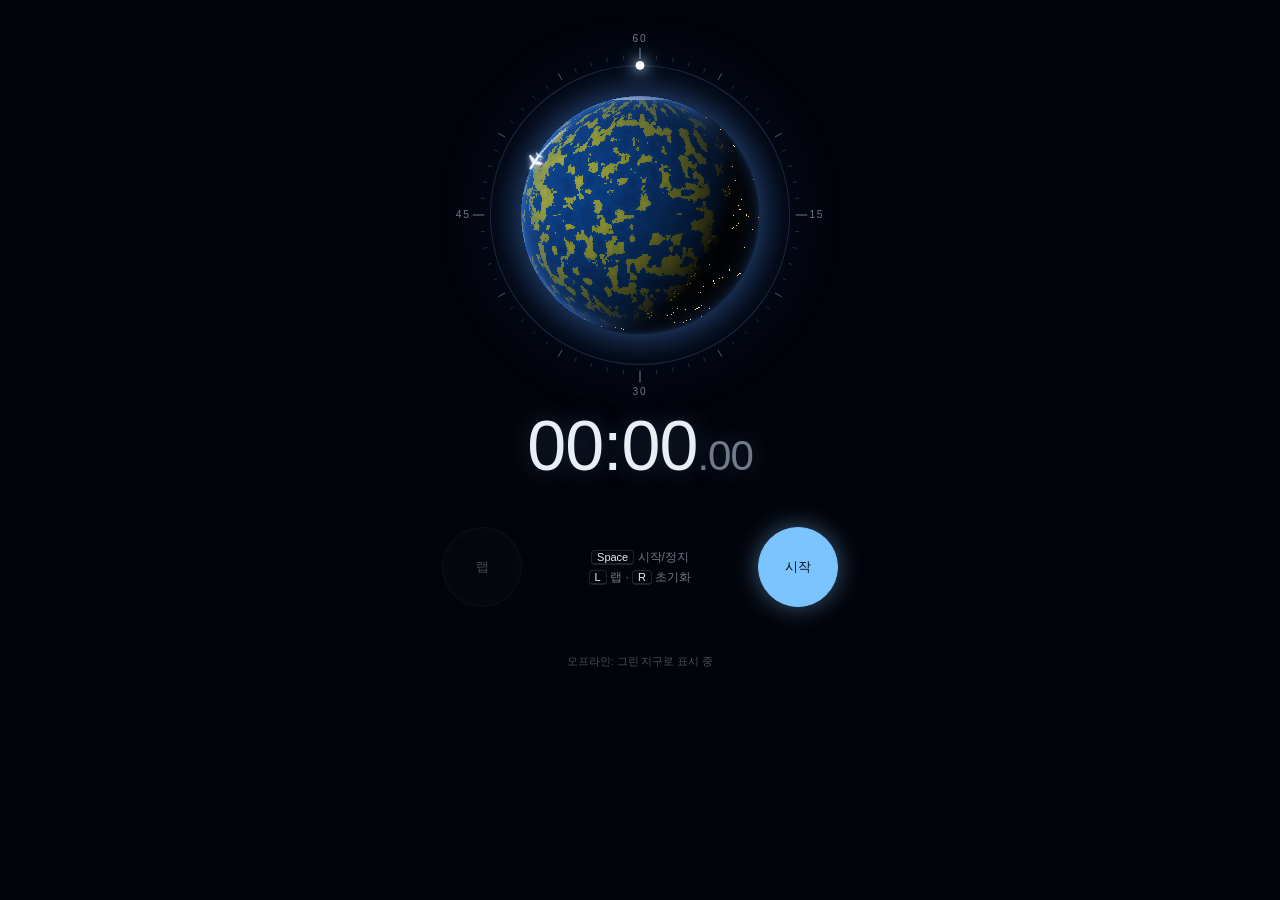
<file: stopwatch.html>
<!DOCTYPE html>
<html lang="ko">
<head>
<meta charset="UTF-8">
<meta name="viewport" content="width=device-width, initial-scale=1.0">
<title>스탑워치</title>
<style>
  :root { --ink:#e9eef5; --muted:rgba(200,215,235,.55); --line:rgba(170,200,240,.16); --sky:#7cc4ff; --warm:#ff7a59; }
  * { box-sizing:border-box; }
  html,body { margin:0; background:#02040a; color:var(--ink); }
  body { min-height:100vh; font-family:-apple-system,"Segoe UI","Malgun Gothic",sans-serif; display:flex; justify-content:center; padding:clamp(20px,5vh,56px) 20px 48px; }
  #stars { position:fixed; inset:0; width:100%; height:100%; z-index:-1; }
  .wrap { width:100%; max-width:420px; display:flex; flex-direction:column; align-items:center; }
  .stage { position:relative; width:min(84vw,340px); aspect-ratio:1; }
  #earth { position:absolute; left:15%; top:15%; width:70%; height:70%; border-radius:50%;
    box-shadow:0 0 30px 6px rgba(90,160,255,.35), 0 0 80px 20px rgba(60,120,255,.12); }
  .stage svg { position:absolute; inset:0; width:100%; height:100%; overflow:visible; }
  .orbit { fill:none; stroke:var(--line); stroke-width:.6; }
  .tick { stroke:rgba(200,220,255,.35); stroke-linecap:round; }
  .num { fill:var(--muted); font-size:6px; letter-spacing:1px; text-anchor:middle; dominant-baseline:central; }
  .trail { fill:none; stroke:var(--sky); stroke-width:1.4; opacity:.5; stroke-linecap:round; }
  .marker { fill:var(--sky); opacity:.5; } .marker.latest { opacity:1; }
  .plane path { fill:#f4f8ff; }
  .plane .nav { fill:#ff5a5a; animation:blink 1.2s steps(1) infinite; }
  @keyframes blink { 50% { opacity:0; } }
  .contrail line { stroke:#fff; stroke-linecap:round; }
  .sat { fill:#fff; filter:drop-shadow(0 0 3px #bfe3ff) drop-shadow(0 0 6px var(--sky)); }
  .readout { margin:26px 0 4px; font-variant-numeric:tabular-nums; font-weight:200; font-size:clamp(52px,15vw,70px); letter-spacing:-1px; line-height:1; text-shadow:0 0 24px rgba(124,196,255,.25); }
  .readout .cs { font-size:.6em; color:var(--muted); }
  .status { height:20px; font-size:13px; color:var(--muted); font-variant-numeric:tabular-nums; }
  .status b { color:var(--ink); font-weight:500; }
  .pushers { width:100%; display:flex; justify-content:space-between; align-items:center; margin:22px 0 30px; padding:0 12px; }
  .pusher { width:80px; height:80px; border-radius:50%; border:1px solid var(--line); background:rgba(255,255,255,.06);
    backdrop-filter:blur(10px); -webkit-backdrop-filter:blur(10px); color:var(--ink); font:500 15px/1 inherit; font-family:inherit; cursor:pointer;
    transition:transform .1s, background-color .2s, opacity .2s; }
  .pusher:active:not(:disabled) { transform:scale(.94); }
  .pusher:disabled { opacity:.3; cursor:default; }
  .pusher:focus-visible { outline:2px solid var(--sky); outline-offset:4px; }
  .pusher.go { background:var(--sky); border-color:var(--sky); color:#02101f; box-shadow:0 0 24px rgba(124,196,255,.45); }
  .pusher.halt { background:var(--warm); border-color:var(--warm); color:#fff; box-shadow:0 0 24px rgba(255,122,89,.4); }
  .keys { font-size:12px; color:var(--muted); text-align:center; line-height:1.7; }
  kbd { font-family:inherit; font-size:11px; border:1px solid var(--line); border-bottom-width:2px; border-radius:4px; padding:0 5px; color:var(--ink); }
  .laps { width:100%; background:rgba(255,255,255,.04); border:1px solid var(--line); border-radius:14px; padding:6px 14px; backdrop-filter:blur(10px); }
  .laps:empty { display:none; }
  table { width:100%; border-collapse:collapse; font-variant-numeric:tabular-nums; }
  th { font-size:11px; font-weight:500; letter-spacing:.08em; color:var(--muted); text-align:right; padding:8px 2px; border-bottom:1px solid var(--line); }
  th:first-child, td:first-child { text-align:left; }
  td { padding:12px 2px; border-bottom:1px solid var(--line); text-align:right; font-size:16px; }
  tr:last-child td { border-bottom:0; }
  td.n, td.total, tr.live td { color:var(--muted); } td.n { font-size:14px; }
  .tag { display:inline-block; margin-left:6px; padding:1px 6px; border-radius:9px; font-size:10.5px; vertical-align:2px; }
  .tag.best { background:var(--sky); color:#02101f; } .tag.worst { border:1px solid var(--warm); color:var(--warm); }
  .credit { margin-top:18px; font-size:10.5px; color:rgba(200,215,235,.35); }
</style>
</head>
<body>
<canvas id="stars"></canvas>
<main class="wrap">
  <div class="stage" aria-hidden="true">
    <canvas id="earth"></canvas>
    <svg viewBox="0 0 200 200">
      <circle class="orbit" cx="100" cy="100" r="88"/>
      <g id="ticks"></g>
      <circle id="trail" class="trail" cx="100" cy="100" r="88"/>
      <g id="markers"></g>
      <g id="contrail" class="contrail"></g>
      <g id="plane" class="plane" style="filter:drop-shadow(0 0 1.5px rgba(200,230,255,.8))">
        <path d="M5,0 C5,-.6 4,-.8 3,-.8 L-4,-.6 L-5,-2.2 L-5.7,-2.2 L-5.1,0 L-5.7,2.2 L-5,2.2 L-4,.6 L3,.8 C4,.8 5,.6 5,0 Z"/>
        <path d="M1.2,-.7 L-1.4,-4.8 L-2.5,-4.8 L-1.6,-.7 Z M1.2,.7 L-1.4,4.8 L-2.5,4.8 L-1.6,.7 Z"/>
        <circle class="nav" cx="-2" cy="-4.6" r=".55"/>
      </g>
      <circle id="sat" class="sat" cx="100" cy="12" r="2.6"/>
    </svg>
  </div>
  <div class="readout" id="readout" role="timer">00:00<span class="cs">.00</span></div>
  <div class="status" id="status"></div>
  <div class="pushers">
    <button class="pusher" id="lapBtn" disabled>랩</button>
    <div class="keys"><kbd>Space</kbd> 시작/정지<br><kbd>L</kbd> 랩 · <kbd>R</kbd> 초기화</div>
    <button class="pusher go" id="startBtn">시작</button>
  </div>
  <div class="laps" id="laps"></div>
  <div class="credit" id="credit">Earth imagery: NASA (public domain)</div>
</main>
<script>
const $ = id => document.getElementById(id);
const NS = 'http://www.w3.org/2000/svg';
const polar = (r, deg) => { const a = deg*Math.PI/180; return [100 + r*Math.sin(a), 100 - r*Math.cos(a)]; };
const svgEl = (tag, attrs, parent) => { const e = document.createElementNS(NS, tag); for (const k in attrs) e.setAttribute(k, attrs[k]); parent.appendChild(e); return e; };

/* ---------- orbit dial ---------- */
for (let s = 0; s < 60; s++) {
  const major = s % 15 === 0, mid = s % 5 === 0;
  const [x1,y1] = polar(92, s*6), [x2,y2] = polar(major ? 98 : mid ? 96 : 94, s*6);
  svgEl('line', {x1,y1,x2,y2,class:'tick','stroke-width':major?1:mid?.6:.3}, $('ticks'));
}
[[0,'60'],[90,'15'],[180,'30'],[270,'45']].forEach(([d,t]) => { const [x,y] = polar(104, d); svgEl('text',{x,y,class:'num'},$('ticks')).textContent = t; });
const TRAIL_C = 2*Math.PI*88;

/* ---------- airplane: flies a tilted great circle just above the globe ---------- */
const GLOBE_R = 70, FLY_R = 75, TILT = 62*Math.PI/180, SPIN = -24*Math.PI/180, LAP_MS = 18000, TRAIL_N = 16;
const contrailLines = Array.from({length: TRAIL_N}, () => svgEl('line', {}, $('contrail')));
function flightPoint(th) {
  const x0 = Math.cos(th), y0 = -Math.sin(th)*Math.sin(TILT), z = Math.sin(th)*Math.cos(TILT);
  const x = x0*Math.cos(SPIN) - y0*Math.sin(SPIN), y = x0*Math.sin(SPIN) + y0*Math.cos(SPIN);
  const sx = 100 + x*FLY_R, sy = 100 + y*FLY_R;
  const visible = z > 0 || Math.hypot(sx-100, sy-100) > GLOBE_R + 1.5;
  return { x: sx, y: sy, z, visible };
}
function renderPlane(t) {
  const th = (t / LAP_MS) * 2*Math.PI + 2.2;
  const p = flightPoint(th), q = flightPoint(th + .01);
  const plane = $('plane');
  plane.style.opacity = p.visible ? 1 : 0;
  const s = (.85 + .25*p.z) * 1.05;
  plane.setAttribute('transform', `translate(${p.x} ${p.y}) rotate(${Math.atan2(q.y-p.y, q.x-p.x)*180/Math.PI}) scale(${s})`);
  let prev = p;
  contrailLines.forEach((ln, k) => {
    const c = flightPoint(th - (k+1)*.028);
    const show = prev.visible && c.visible;
    ln.setAttribute('x1', prev.x); ln.setAttribute('y1', prev.y); ln.setAttribute('x2', c.x); ln.setAttribute('y2', c.y);
    ln.setAttribute('stroke-width', .9 + k*.05);
    ln.setAttribute('stroke-opacity', show ? .7*(1 - k/TRAIL_N) : 0);
    prev = c;
  });
}

/* ---------- stars ---------- */
const sc = $('stars'), sx = sc.getContext('2d');
let stars = [];
function initStars() {
  const d = devicePixelRatio || 1; sc.width = innerWidth*d; sc.height = innerHeight*d;
  stars = Array.from({length: Math.round(innerWidth*innerHeight/2500)}, () => ({
    x: Math.random()*sc.width, y: Math.random()*sc.height, r: (Math.random()**3*1.4+.3)*d, a: Math.random()*.7+.2, p: Math.random()*6.28 }));
}
function drawStars(t) {
  sx.clearRect(0,0,sc.width,sc.height);
  const drift = t*0.0004;
  for (const s of stars) {
    const x = (s.x + drift*s.r*20) % sc.width;
    sx.globalAlpha = s.a * (s.r > 1.2 ? .7 + .3*Math.sin(performance.now()/700 + s.p) : 1);
    sx.fillStyle = '#dfeaff'; sx.beginPath(); sx.arc(x, s.y, s.r, 0, 6.283); sx.fill();
  }
}
addEventListener('resize', () => { initStars(); drawStars(now()); });
initStars();

/* ---------- earth (orthographic sphere from equirectangular textures) ---------- */
const TW = 2048, TH = 1024;
let dayPx = null, nightPx = null;
const ec = $('earth'), ex = ec.getContext('2d');
const D = Math.min(560, Math.round(ec.getBoundingClientRect().width * (devicePixelRatio||1)));
ec.width = ec.height = D;
const img = ex.createImageData(D, D), out = new Uint32Array(img.data.buffer);
const L = (() => { const v=[-.62,.32,.72], m=Math.hypot(...v); return v.map(c=>c/m); })();
const pix = [];  // [index, u0, v, light, rim]
for (let y = 0; y < D; y++) for (let x = 0; x < D; x++) {
  const nx = (x+.5)/D*2-1, ny = 1-(y+.5)/D*2, r2 = nx*nx+ny*ny;
  if (r2 > 1) continue;
  const nz = Math.sqrt(1-r2);
  const lon = Math.atan2(nx, nz), lat = Math.asin(ny);
  pix.push(y*D+x, (lon/(2*Math.PI)+.5)*TW, Math.min(TH-1, ((.5-lat/Math.PI)*TH)|0), nx*L[0]+ny*L[1]+nz*L[2], (1-nz)**3);
}

function texFrom(image) {
  const c = document.createElement('canvas'); c.width = TW; c.height = TH;
  const g = c.getContext('2d'); g.drawImage(image, 0, 0, TW, TH);
  return g.getImageData(0, 0, TW, TH).data;
}
function proceduralTextures() {   // offline fallback: noise continents + fake city lights
  const W = TW, H = TH, day = new Uint8ClampedArray(W*H*4), night = new Uint8ClampedArray(W*H*4);
  const G = 64, grid = Array.from({length:(G+1)*(G/2+1)}, () => Math.random());
  const n = (u,v) => { const x=u*G, y=v*G/2, i=x|0, j=y|0, fx=x-i, fy=y-j, s=t=>t*t*(3-2*t);
    const at=(a,b)=>grid[(b)*(G+1)+(a%G)]; const a=at(i,j)+(at(i+1,j)-at(i,j))*s(fx), b=at(i,j+1)+(at(i+1,j+1)-at(i,j+1))*s(fx); return a+(b-a)*s(fy); };
  for (let y=0;y<H;y++) for (let x=0;x<W;x++) {
    const u=x/W, v=y/H; let h=0, amp=.5, f=1;
    for (let o=0;o<5;o++){ h+=n((u*f)%1, Math.min(.999,v*f%1))*amp; amp/=2; f*=2; }
    const k=(y*W+x)*4, polar=Math.abs(v-.5)>.42, land=h>.55;
    const c = polar ? [235,240,245] : land ? [70+h*90, 95+h*60, 50] : [10, 40+h*30, 90+h*50];
    day[k]=c[0]; day[k+1]=c[1]; day[k+2]=c[2];
    const lit = land && !polar && Math.random() < (h-.55)*.6 ? 255 : 0;
    night[k]=lit; night[k+1]=lit*.8; night[k+2]=lit*.5;
  }
  return [day, night];
}
function loadImg(src) { return new Promise((ok, no) => { const i = new Image(); i.crossOrigin = 'anonymous'; i.onload = () => ok(i); i.onerror = no; i.src = src; }); }
const BASE = 'https://thumb.wikimedia.org/wikipedia/commons/thumb/';
Promise.all([
  loadImg(BASE + '9/91/Land_shallow_topo_2048.jpg/3840px-Land_shallow_topo_2048.jpg'),
  loadImg(BASE + "e/e1/Earth%27s_City_Lights_by_DMSP%2C_1994-1995_%28large%29.jpg/3840px-Earth%27s_City_Lights_by_DMSP%2C_1994-1995_%28large%29.jpg")
]).then(([d, n]) => { dayPx = texFrom(d); nightPx = texFrom(n); drawEarth(now()); })
  .catch(() => { [dayPx, nightPx] = proceduralTextures(); $('credit').textContent = '오프라인: 그린 지구로 표시 중'; drawEarth(now()); });

function drawEarth(t) {
  if (!dayPx) return;
  const rot = (t / 300000 * TW + TW*0.62) % TW;   // one revolution per 5 minutes of elapsed time
  for (let p = 0; p < pix.length; p += 5) {
    let u = (pix[p+1] + rot) | 0; if (u >= TW) u -= TW;
    const k = (pix[p+2]*TW + u) * 4, l = pix[p+3], rim = pix[p+4];
    const day = Math.min(1, Math.max(0, (l + .08) / .25)), sh = Math.max(l, 0) * 1.15 + .04;
    const nf = (1 - day) * 1.3;
    let r = dayPx[k]*sh*day + nightPx[k]*nf, g = dayPx[k+1]*sh*day + nightPx[k+1]*nf*.85, b = dayPx[k+2]*sh*day + nightPx[k+2]*nf*.6;
    const a = rim * (.35 + .65*day); r += (90-r)*a*.6; g += (160-g)*a*.7; b += (255-b)*a*.8;
    out[pix[p]] = 0xff000000 | (Math.min(255,b)<<16) | (Math.min(255,g)<<8) | Math.min(255,r);
  }
  ex.putImageData(img, 0, 0);
}

/* ---------- stopwatch state ---------- */
const KEY = 'stopwatch-space';
let S = { running:false, start:0, elapsed:0, laps:[] };
try { S = Object.assign(S, JSON.parse(localStorage.getItem(KEY)) || {}); } catch(e) {}
const save = () => { try { localStorage.setItem(KEY, JSON.stringify(S)); } catch(e) {} };
const now = () => S.elapsed + (S.running ? Date.now() - S.start : 0);
const lapTotal = () => S.laps.reduce((a,b) => a+b, 0);
const p2 = n => String(n).padStart(2,'0');
const fmt = ms => ({ main: (ms>=3600000 ? Math.floor(ms/3600000)+':' : '') + p2(Math.floor(ms/60000)%60) + ':' + p2(Math.floor(ms/1000)%60), cs: '.' + p2(Math.floor(ms/10)%100) });
const fmtStr = ms => { const f = fmt(ms); return f.main + f.cs; };

function renderClock() {
  const t = now(), f = fmt(t);
  $('readout').innerHTML = f.main + '<span class="cs">' + f.cs + '</span>';
  const [cx, cy] = polar(88, (t % 60000) / 60000 * 360);
  $('sat').setAttribute('cx', cx); $('sat').setAttribute('cy', cy);
  renderPlane(t);
  const base = lapTotal(), span = Math.min(t - base, 60000);
  $('trail').setAttribute('stroke-dasharray', `${span/60000*TRAIL_C} ${TRAIL_C}`);
  $('trail').setAttribute('transform', `rotate(${(base%60000)/60000*360 - 90} 100 100)`);
  if (S.laps.length) {
    const cur = t - base;
    $('status').innerHTML = `랩 ${S.laps.length+1} · <b>${fmtStr(cur)}</b>`;
    const live = document.querySelector('tr.live');
    if (live) { live.children[1].textContent = fmtStr(cur); live.children[2].textContent = fmtStr(t); }
  } else $('status').textContent = S.running ? '궤도 비행 중' : (t ? '일시정지' : '');
  document.title = S.running || t ? f.main + ' · 스탑워치' : '스탑워치';
}
let raf = null;
function frame() { const t = now(); renderClock(); drawEarth(t); drawStars(t); raf = requestAnimationFrame(frame); }

function renderLaps() {
  const g = $('markers'); g.innerHTML = ''; let acc = 0;
  S.laps.forEach((l, i) => { acc += l; const last = i === S.laps.length-1; const [cx,cy] = polar(88, (acc%60000)/60000*360);
    svgEl('circle', {cx, cy, r: last ? 2 : 1.4, class: 'marker' + (last ? ' latest' : '')}, g); });
  if (!S.laps.length) { $('laps').innerHTML = ''; return; }
  let best = -1, worst = -1;
  if (S.laps.length >= 2) { best = S.laps.indexOf(Math.min(...S.laps)); worst = S.laps.indexOf(Math.max(...S.laps)); }
  const totals = []; acc = 0; S.laps.forEach(l => totals.push(acc += l));
  let rows = `<tr class="live"><td class="n">랩 ${S.laps.length+1}</td><td></td><td class="total"></td></tr>`;
  for (let i = S.laps.length-1; i >= 0; i--) {
    const tag = i === best ? '<span class="tag best">최고</span>' : i === worst ? '<span class="tag worst">최저</span>' : '';
    rows += `<tr><td class="n">랩 ${i+1}${tag}</td><td>${fmtStr(S.laps[i])}</td><td class="total">${fmtStr(totals[i])}</td></tr>`;
  }
  $('laps').innerHTML = `<table><thead><tr><th>랩</th><th>구간</th><th>누적</th></tr></thead><tbody>${rows}</tbody></table>`;
  renderClock();
}
function renderButtons() {
  const t = now(), sb = $('startBtn'), lb = $('lapBtn');
  sb.textContent = S.running ? '정지' : (t ? '계속' : '시작'); sb.className = 'pusher ' + (S.running ? 'halt' : 'go');
  lb.textContent = S.running || !t ? '랩' : '초기화'; lb.disabled = !S.running && !t;
}
function toggle() {
  if (S.running) { S.elapsed = now(); S.running = false; cancelAnimationFrame(raf); renderClock(); }
  else { S.start = Date.now(); S.running = true; frame(); }
  save(); renderButtons();
}
function lap() { if (!S.running) return; S.laps.push(now() - lapTotal()); save(); renderLaps(); }
function reset() { if (S.running) return; S = { running:false, start:0, elapsed:0, laps:[] }; save(); renderLaps(); renderClock(); renderButtons(); drawEarth(0); drawStars(0); }

$('startBtn').addEventListener('click', toggle);
$('lapBtn').addEventListener('click', () => S.running ? lap() : reset());
document.addEventListener('keydown', e => {
  if (e.repeat) return;
  if (e.code === 'Space') { e.preventDefault(); toggle(); }
  else if (e.code === 'KeyL') lap();
  else if (e.code === 'KeyR') reset();
});
renderLaps(); renderClock(); renderButtons(); drawStars(now());
if (S.running) frame();
</script>
</body>
</html>
</file>
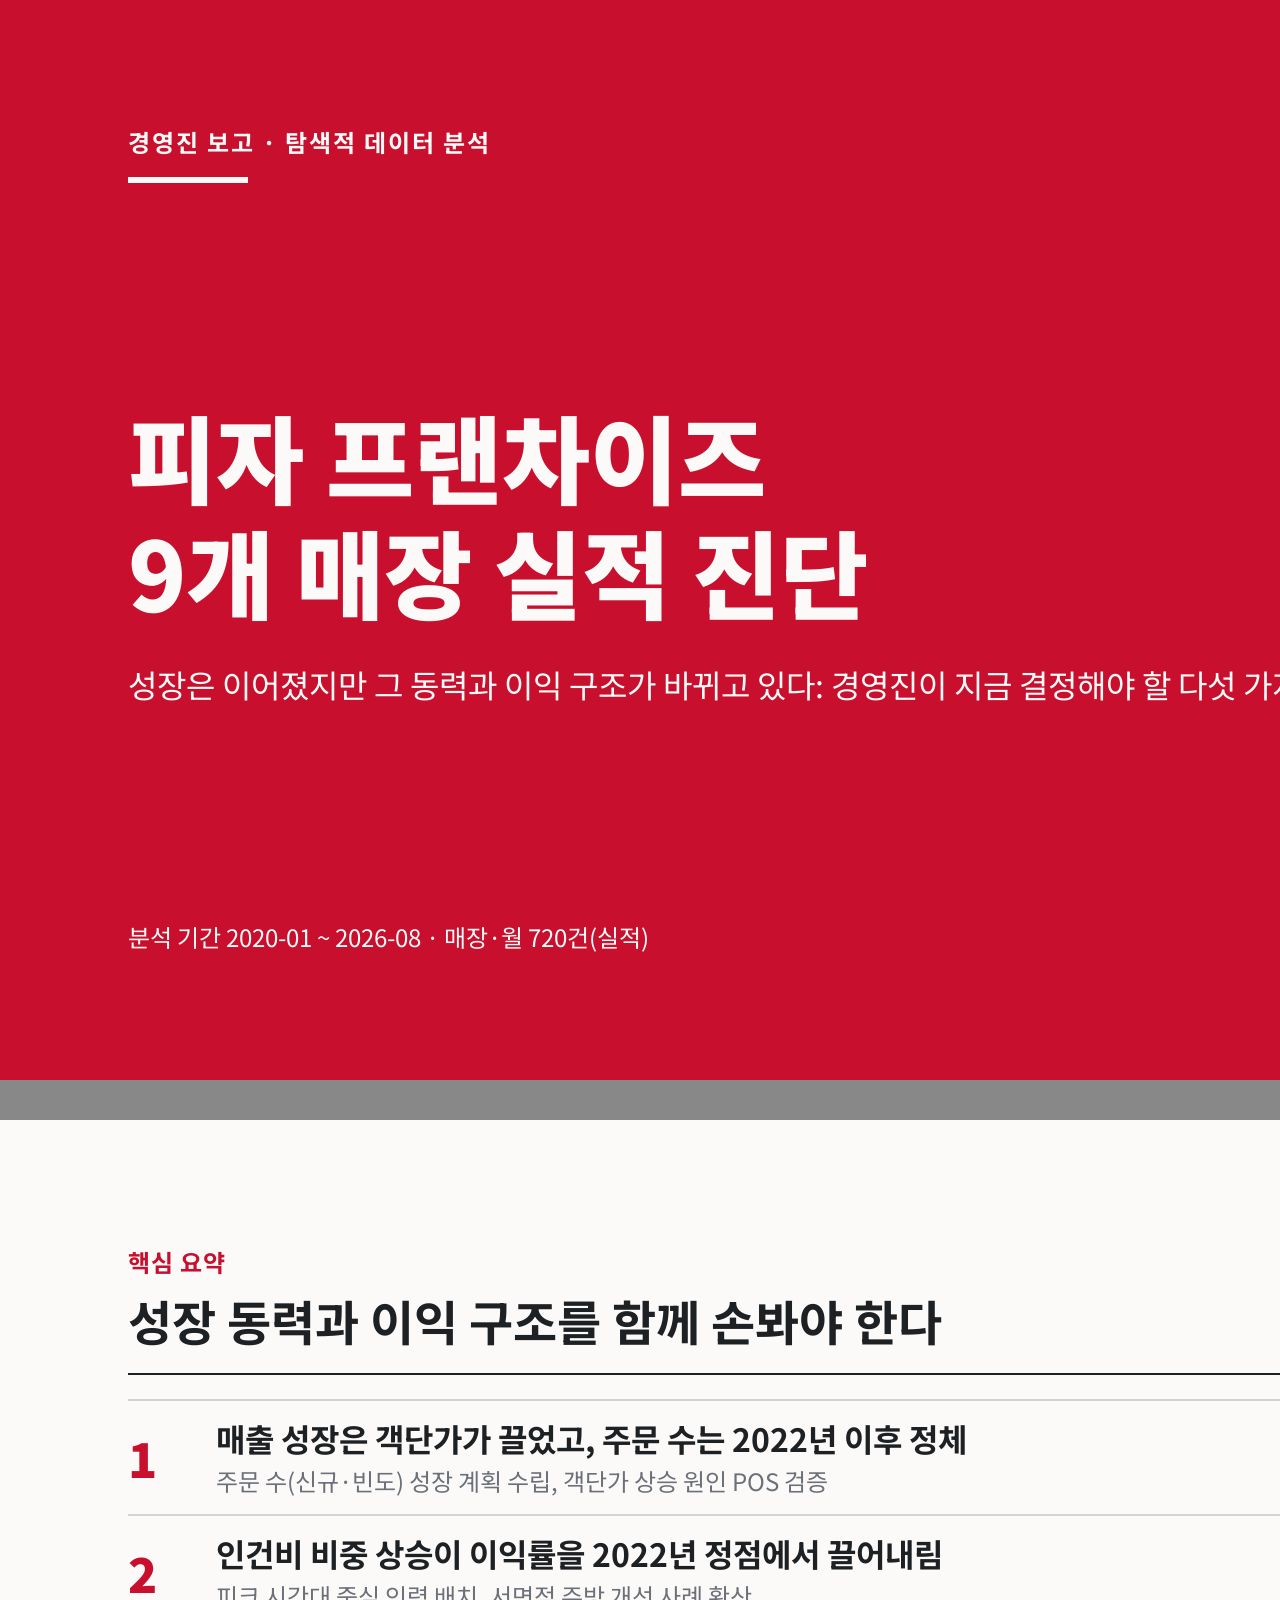
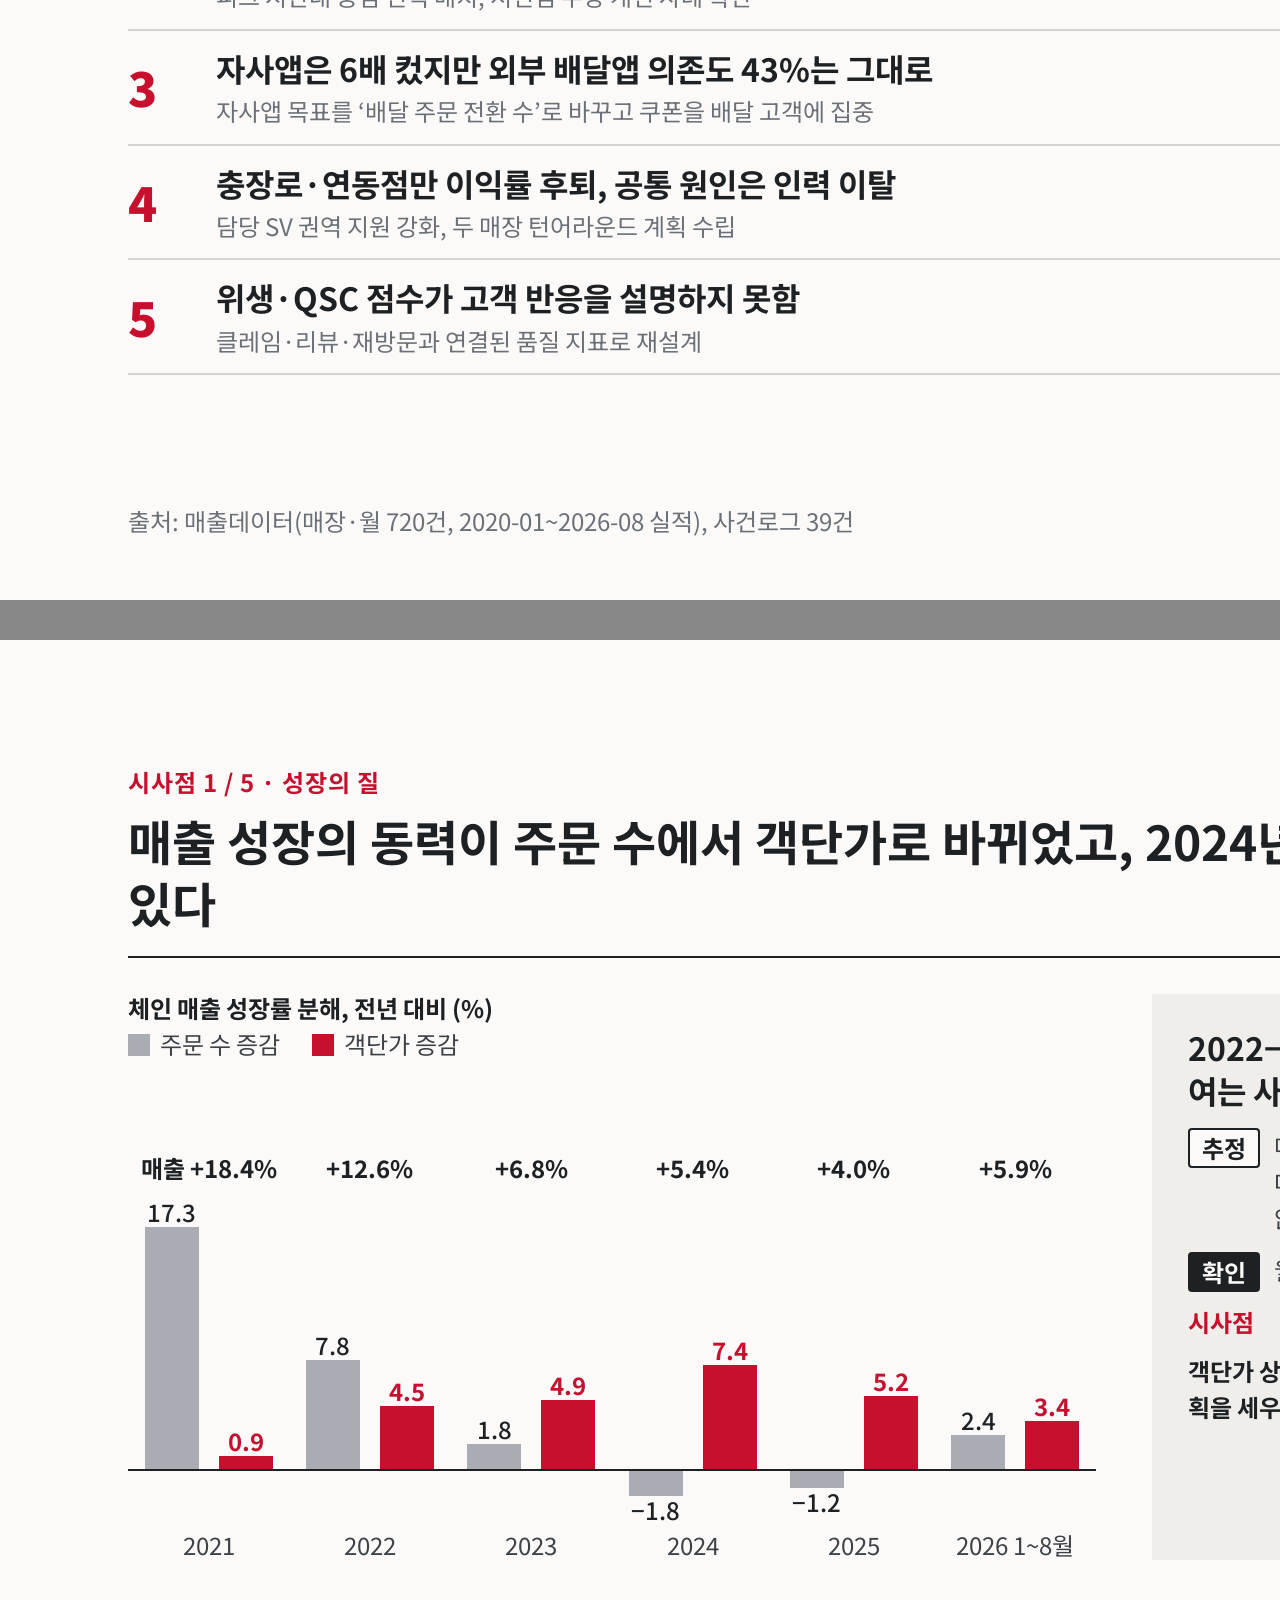
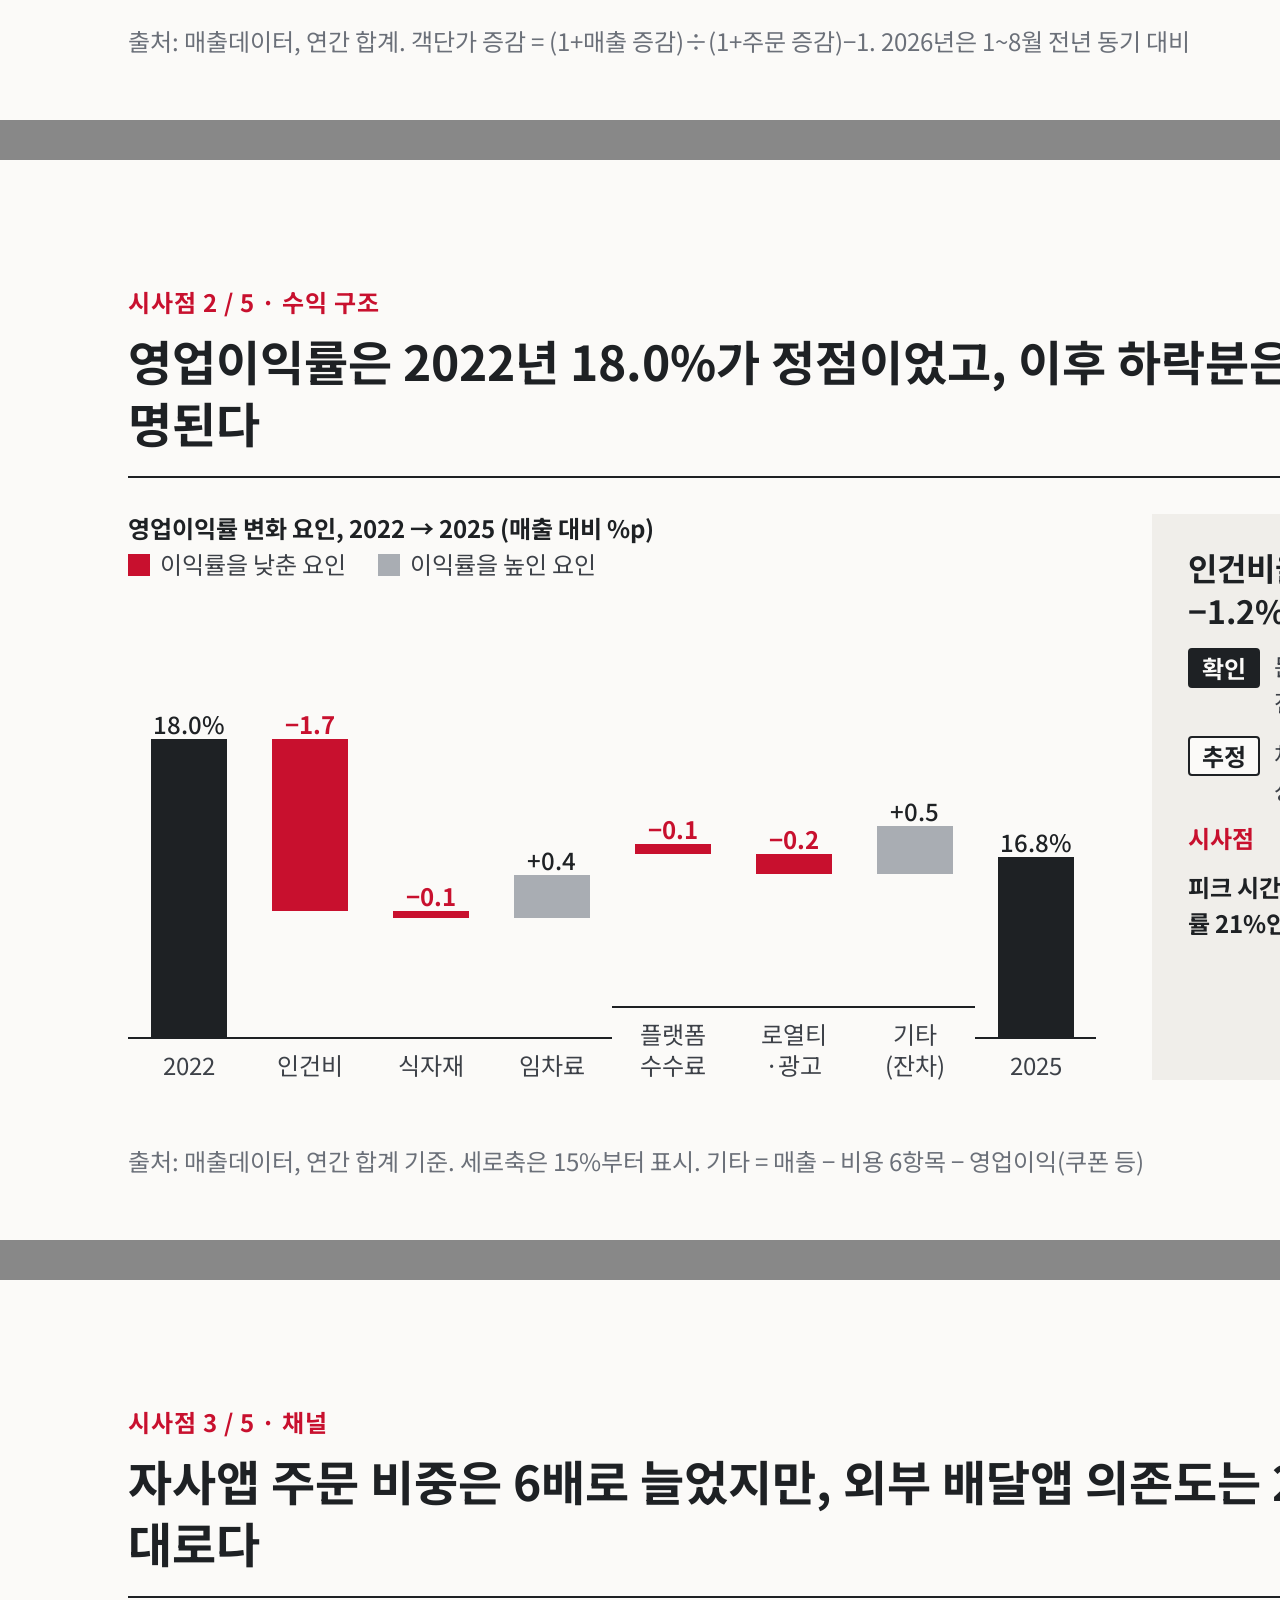
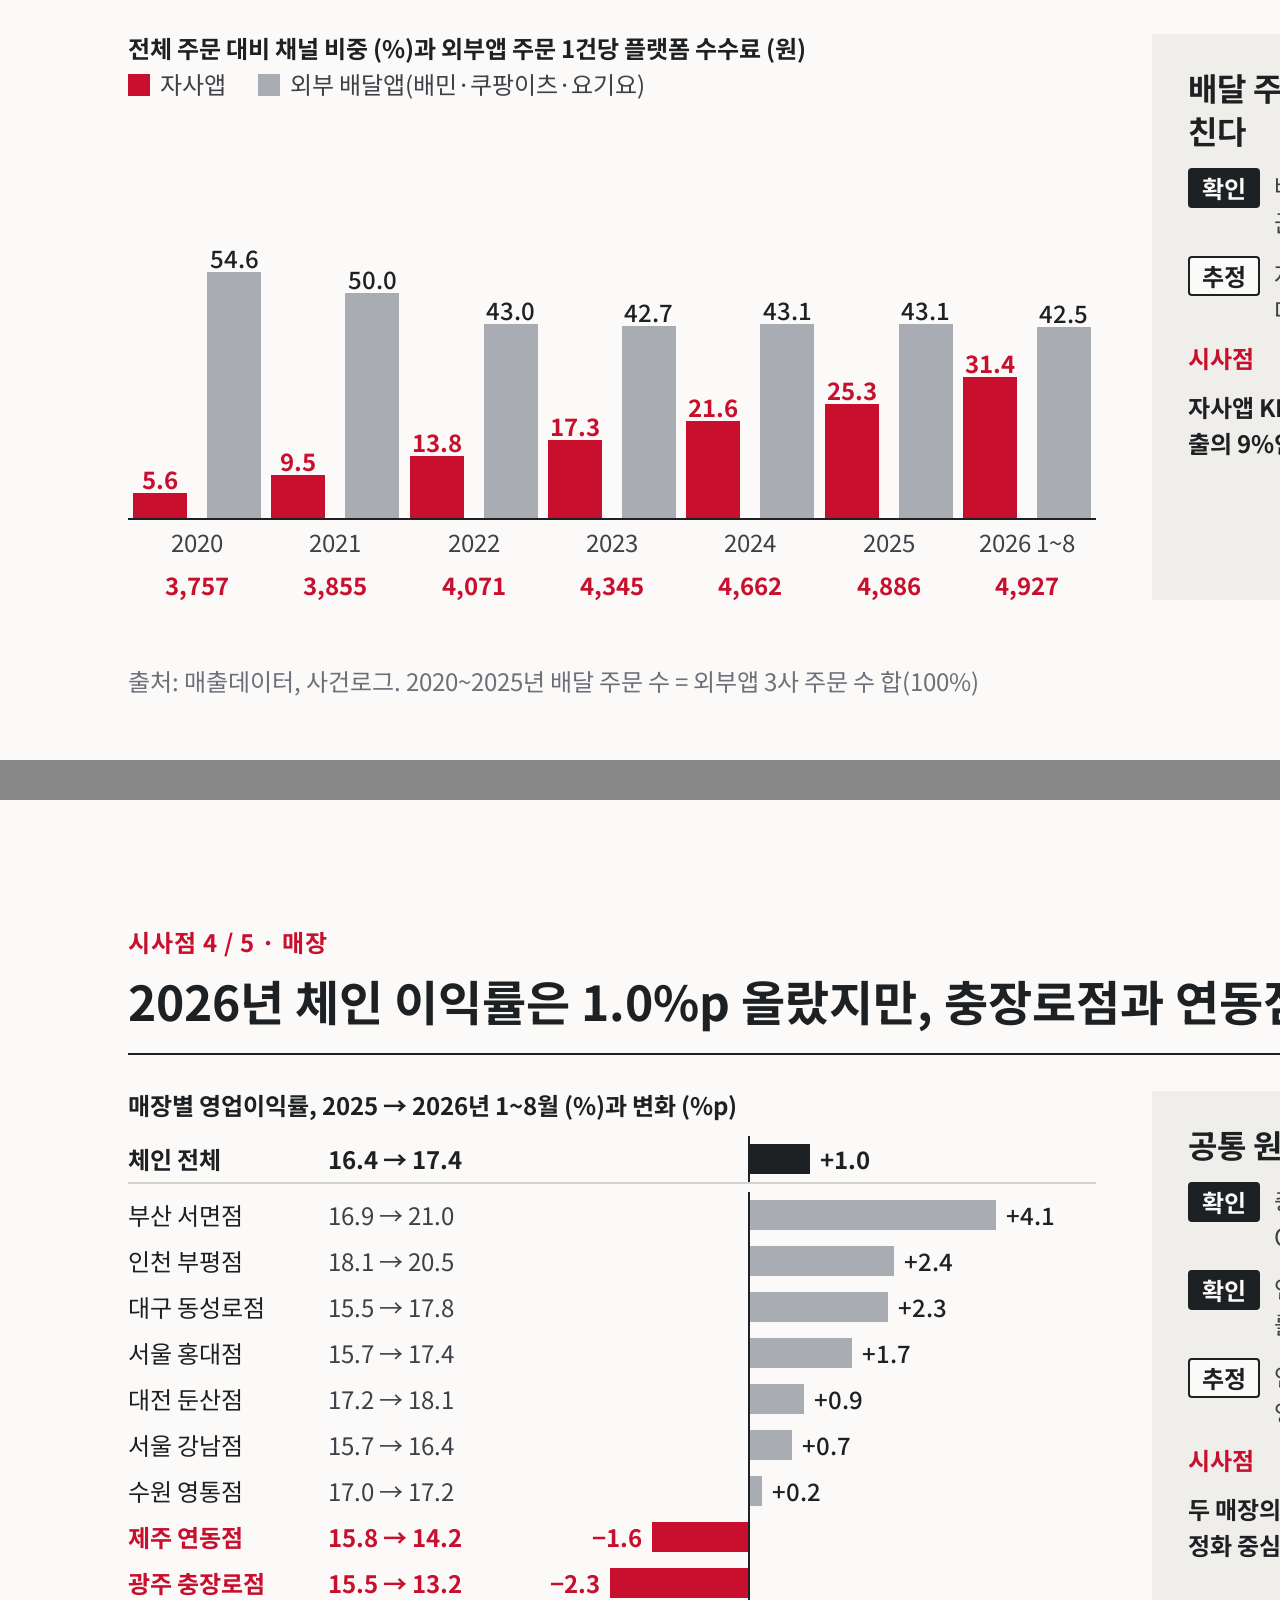
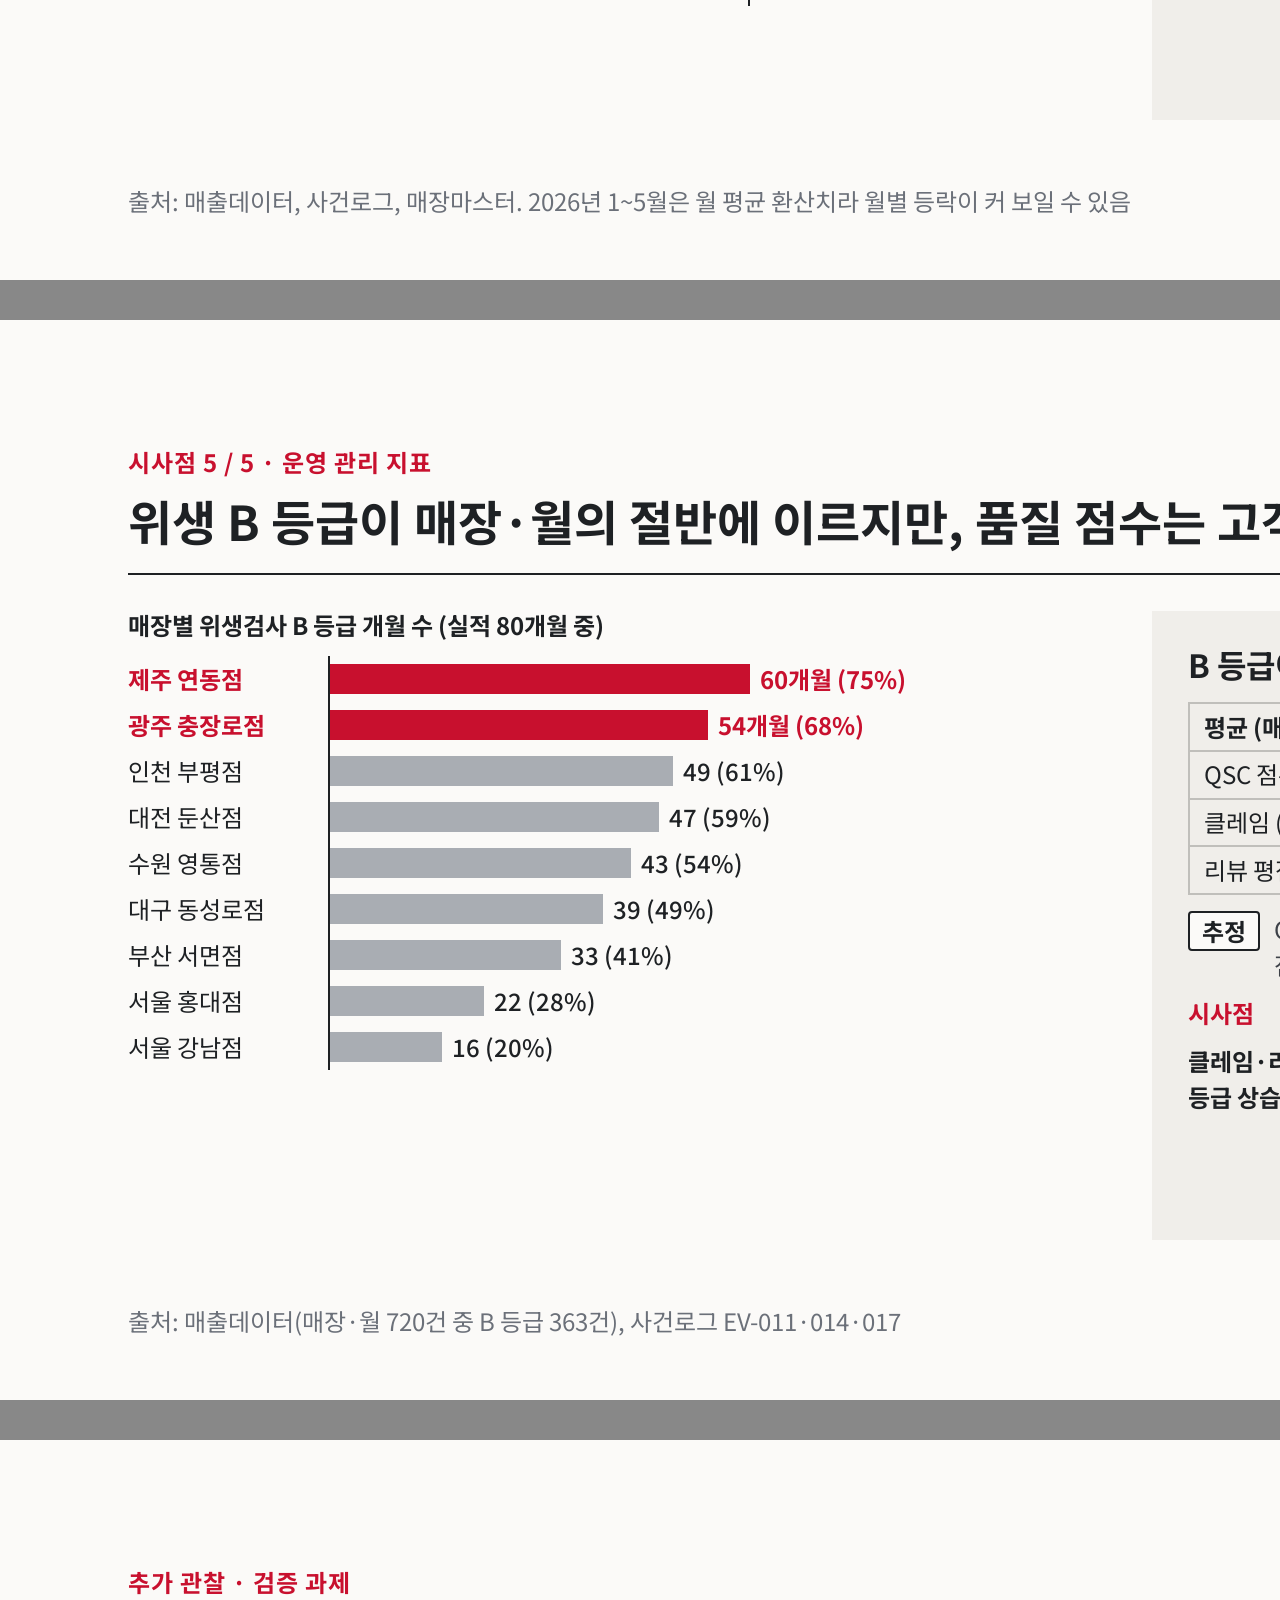
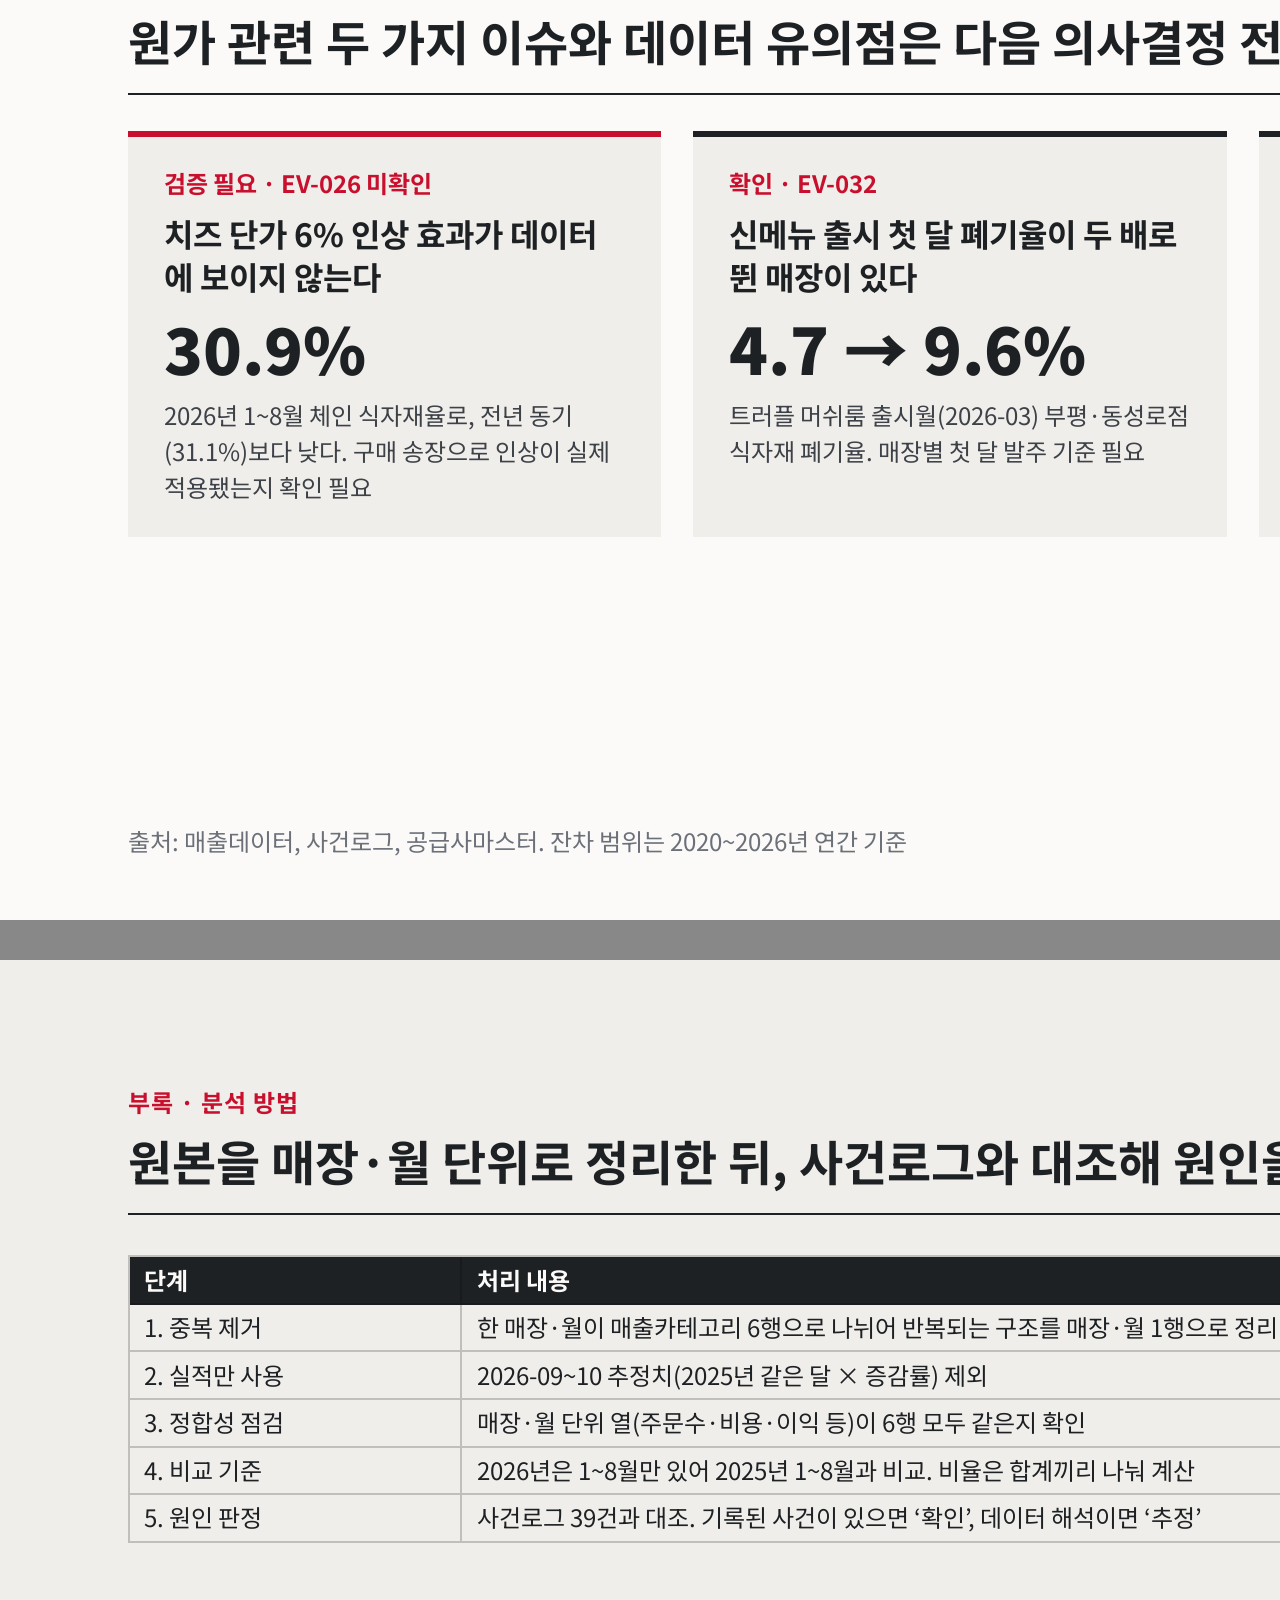
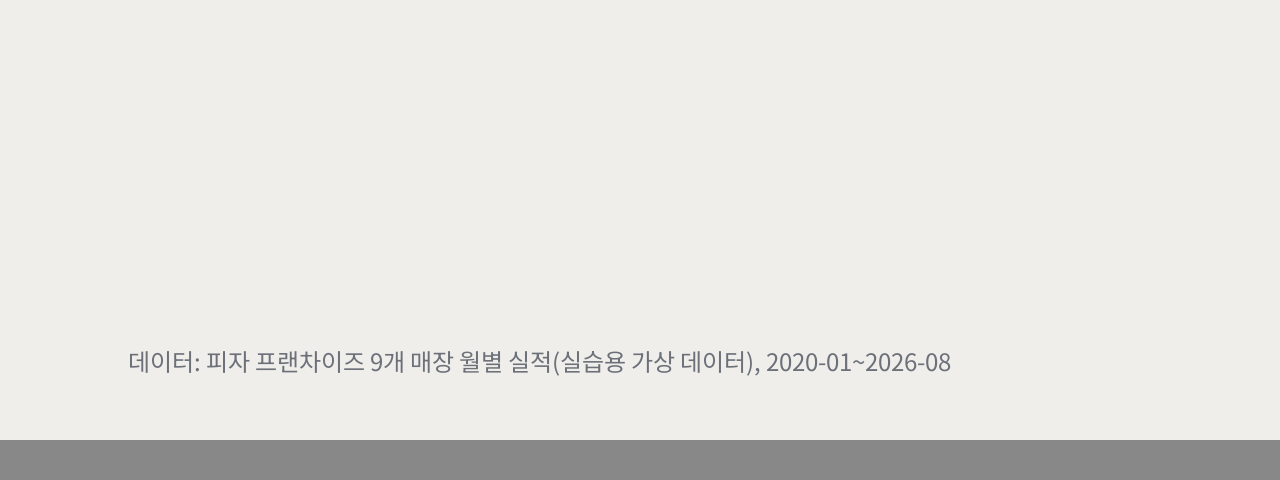
<file: slides/preview.html>
<!doctype html><html><head><meta charset='utf-8'><link rel='stylesheet' href='https://fonts.googleapis.com/css2?family=Noto+Sans+KR:wght@400;500;700;900&display=swap'><style>* { margin: 0 }
body { font: 32px/1.2 sans-serif; background:#888 }
body > section { width: 1920px !important; height: 1080px !important; overflow: hidden !important; box-sizing: border-box !important; position: relative; isolation: isolate; margin-bottom:40px !important }
section[hidden], aside, noscript { display: none !important }
h1 { font-size: 96px; font-weight: 600 } h2 { font-size: 64px; font-weight: 600 } h3 { font-size: 44px; font-weight: 600 }
p, li, h1, h2, h3, td, th { overflow-wrap: break-word; text-wrap: pretty }
table { width: 100%; border-collapse: separate; border-spacing: 0; border: solid #0003; border-width: 2px 0 0 2px }
th, td { padding: .35em .6em; text-align: left; border: solid #0003; border-width: 0 2px 2px 0 }
.body > .chart, .body > .panel { animation: none !important }
:root {
  --ink: #1E2124;
  --text: #3D4148;
  --muted: #6B7079;
  --paper: #FBFAF8;
  --paper2: #F0EEEA;
  --rule: #D5D3CE;
  --red: #C8102E;
  --grey: #A9ADB3;
}
body { font-family: 'Noto Sans KR', Arial, sans-serif; }
section {
  background: var(--paper);
  color: var(--text);
  font-family: 'Noto Sans KR', Arial, sans-serif;
  padding: 128px 128px 160px;
  display: flex;
  flex-direction: column;
  box-sizing: border-box;
  counter-increment: page;
}
/* header */
.tracker { font-size: 24px; font-weight: 700; color: var(--red); letter-spacing: 1px; margin: 0 0 12px; }
.title { font-size: 48px; font-weight: 700; line-height: 1.3; color: var(--ink); margin: 0; padding-bottom: 22px; border-bottom: 2px solid var(--ink); }
.body { display: flex; gap: 56px; margin-top: 36px; flex: 1; }
/* footer */
.foot { position: absolute; left: 128px; bottom: 64px; width: 1664px; display: flex; justify-content: space-between; align-items: center; }
.foot .src { font-size: 24px; color: var(--muted); margin: 0; }
.foot .pg { font-size: 24px; color: var(--muted); margin: 0; font-weight: 700; }
.foot .pg::after { content: counter(page); }
/* chart common */
.chart { flex: 1; display: flex; flex-direction: column; }
.chart-title { font-size: 24px; font-weight: 700; color: var(--ink); margin: 0 0 8px; }
.legend { display: flex; gap: 32px; align-items: center; margin-bottom: 8px; }
.key { display: flex; gap: 10px; align-items: center; }
.key .sw { width: 22px; height: 22px; }
.key .lab { font-size: 24px; color: var(--text); margin: 0; }
.sw.red, .bar.red { background: var(--red); }
.sw.grey, .bar.grey { background: var(--grey); }
.bar.ink { background: var(--ink); }
.val { font-size: 24px; color: var(--ink); margin: 0; text-align: center; font-weight: 500; }
.val.redt { color: var(--red); font-weight: 700; }
.axis-lab { font-size: 24px; color: var(--text); margin: 0; text-align: center; }
/* grouped bars with negative zone (m1) */
.gchart { display: flex; align-items: flex-end; flex: 1; }
.gcol { flex: 1; display: flex; flex-direction: column; align-items: stretch; }
.gcol .tot { font-size: 24px; font-weight: 700; color: var(--ink); margin: 0 0 6px; text-align: center; }
.pos { height: 280px; display: flex; align-items: flex-end; justify-content: center; gap: 10px; }
.neg { height: 60px; display: flex; align-items: flex-start; justify-content: center; gap: 10px; border-top: 2px solid var(--ink); }
.slot { width: 64px; display: flex; flex-direction: column; align-items: center; }
.slot .bar { width: 54px; }
/* waterfall (m2) */
.wchart { display: flex; flex: 1; align-items: flex-end; }
.wcol { flex: 1; display: flex; flex-direction: column; align-items: stretch; }
.wplot { height: 360px; display: flex; flex-direction: column; justify-content: flex-end; align-items: center; border-bottom: 2px solid var(--ink); }
.wplot .bar { width: 76px; }
.wcol .axis-lab { margin-top: 10px; line-height: 1.3; }
/* horizontal rows (m4, m5) */
.hrow { display: flex; align-items: center; height: 46px; }
.hrow .nm { font-size: 24px; color: var(--ink); margin: 0; width: 200px; }
.hrow .nm.hl { color: var(--red); font-weight: 700; }
.hrow .fig { font-size: 24px; color: var(--text); margin: 0; width: 200px; }
.hrow .fig.hl { color: var(--red); font-weight: 700; }
.negz { width: 220px; display: flex; justify-content: flex-end; align-items: center; gap: 10px; height: 46px; }
.posz { flex: 1; display: flex; justify-content: flex-start; align-items: center; gap: 10px; height: 46px; border-left: 2px solid var(--ink); }
.hrow .bar { height: 30px; }
.hrow .v { font-size: 24px; margin: 0; color: var(--ink); font-weight: 500; }
.hrow .v.hl { color: var(--red); font-weight: 700; }
.hrow.total { border-bottom: 2px solid var(--rule); margin-bottom: 8px; }
.hrow.total .nm, .hrow.total .fig, .hrow.total .v { font-weight: 700; color: var(--ink); }
/* summary rows */
.srow { display: flex; align-items: center; gap: 32px; border-top: 2px solid var(--rule); padding: 16px 0; }
.srow .num { font-size: 48px; font-weight: 900; color: var(--red); margin: 0; width: 56px; }
.srow .mid { flex: 1; display: flex; flex-direction: column; gap: 4px; }
.srow .msg { font-size: 32px; font-weight: 700; color: var(--ink); margin: 0; line-height: 1.35; }
.srow .act { font-size: 24px; color: var(--muted); margin: 0; line-height: 1.4; }
.srow .kpi { font-size: 24px; font-weight: 700; color: var(--red); margin: 0; width: 360px; text-align: right; }
/* cards (extra, method) */
.cards { display: flex; gap: 32px; margin-top: 36px; }
.card { flex: 1; background: var(--paper2); padding: 32px 36px; display: flex; flex-direction: column; gap: 14px; border-top: 6px solid var(--ink); }
.card.redtop { border-top: 6px solid var(--red); }
.card .ck { font-size: 24px; font-weight: 700; color: var(--red); margin: 0; }
.card .ch { font-size: 32px; font-weight: 700; color: var(--ink); margin: 0; line-height: 1.35; }
.card .cb { font-size: 24px; color: var(--text); margin: 0; line-height: 1.5; }
.card .cn { font-size: 64px; font-weight: 900; color: var(--ink); margin: 0; line-height: 1.1; }
/* takeaway panel */
.panel { width: 640px; background: var(--paper2); padding: 32px 36px; display: flex; flex-direction: column; gap: 16px; box-sizing: border-box; }
.panel .ph { font-size: 32px; font-weight: 700; color: var(--ink); margin: 0; line-height: 1.35; }
.panel .pt { font-size: 24px; line-height: 1.5; margin: 0; color: var(--text); }
.panel .so { font-size: 24px; line-height: 1.5; margin: 0; color: var(--ink); font-weight: 700; }
.panel .lbl { font-size: 24px; font-weight: 700; color: var(--red); margin: 0; }
.cause { display: flex; gap: 14px; align-items: flex-start; }
.panel .tag { font-size: 24px; font-weight: 700; padding: 0 12px; border-radius: 4px; margin: 0; white-space: nowrap; line-height: 1.5; }
.panel .tag.ok { background: var(--ink); color: var(--paper); border: 2px solid var(--ink); }
.panel .tag.est { background: var(--paper); color: var(--ink); border: 2px solid var(--ink); }
.panel hr { border: none; border-top: 2px solid var(--rule); margin: 0; }
/* motion */
@keyframes rise { from { opacity: 0; transform: translateY(16px); } to { opacity: 1; transform: translateY(0); } }
.body > .chart { animation: rise 500ms ease-out both; }
.body > .panel { animation: rise 500ms ease-out 250ms both; }
</style></head><body><section id="cover" style="background:#C8102E;color:#FBFAF8;justify-content:space-between;padding:128px">
<div style="display:flex;flex-direction:column;gap:20px">
<p style="font-size:24px;font-weight:700;letter-spacing:2px;margin:0;color:#FBFAF8">경영진 보고 · 탐색적 데이터 분석</p>
<div style="width:120px;height:6px;background:#FBFAF8"></div>
</div>
<div style="display:flex;flex-direction:column;gap:32px">
<h1 style="font-size:96px;font-weight:900;line-height:1.2;margin:0;color:#FBFAF8">피자 프랜차이즈<br>9개 매장 실적 진단</h1>
<p style="font-size:32px;line-height:1.5;margin:0;color:#FBFAF8;max-width:1300px">성장은 이어졌지만 그 동력과 이익 구조가 바뀌고 있다: 경영진이 지금 결정해야 할 다섯 가지</p>
</div>
<div style="display:flex;justify-content:space-between;align-items:flex-end">
<p style="font-size:24px;margin:0;color:#FBFAF8">분석 기간 2020-01 ~ 2026-08 · 매장·월 720건(실적)</p>
<p style="font-size:24px;margin:0;color:#FBFAF8">2026년 11월</p>
</div>
<aside>이 덱은 9개 매장의 월별 실적을 매장·월 단위로 중복 제거한 뒤, 사건로그와 대조해 원인이 확인된 것과 추정인 것을 나눠 정리했습니다. 데이터는 실습용 가상 데이터입니다.</aside>
</section>

<section id="summary">
<p class="tracker">핵심 요약</p>
<h2 class="title">성장 동력과 이익 구조를 함께 손봐야 한다</h2>
<div style="display:flex;flex-direction:column;margin-top:24px">
<div class="srow"><p class="num">1</p><div class="mid"><p class="msg">매출 성장은 객단가가 끌었고, 주문 수는 2022년 이후 정체</p><p class="act">주문 수(신규·빈도) 성장 계획 수립, 객단가 상승 원인 POS 검증</p></div><p class="kpi">주문 −1% · 객단가 +19%</p></div>
<div class="srow"><p class="num">2</p><div class="mid"><p class="msg">인건비 비중 상승이 이익률을 2022년 정점에서 끌어내림</p><p class="act">피크 시간대 중심 인력 배치, 서면점 주방 개선 사례 확산</p></div><p class="kpi">인건비율 24.5% → 29.0%</p></div>
<div class="srow"><p class="num">3</p><div class="mid"><p class="msg">자사앱은 6배 컸지만 외부 배달앱 의존도 43%는 그대로</p><p class="act">자사앱 목표를 ‘배달 주문 전환 수’로 바꾸고 쿠폰을 배달 고객에 집중</p></div><p class="kpi">외부앱 건당 수수료 +21%</p></div>
<div class="srow"><p class="num">4</p><div class="mid"><p class="msg">충장로·연동점만 이익률 후퇴, 공통 원인은 인력 이탈</p><p class="act">담당 SV 권역 지원 강화, 두 매장 턴어라운드 계획 수립</p></div><p class="kpi">−2.3%p · −1.6%p</p></div>
<div class="srow" style="border-bottom:2px solid #D5D3CE"><p class="num">5</p><div class="mid"><p class="msg">위생·QSC 점수가 고객 반응을 설명하지 못함</p><p class="act">클레임·리뷰·재방문과 연결된 품질 지표로 재설계</p></div><p class="kpi">위생 B 50% · 상관 0.06</p></div>
</div>
<div class="foot"><p class="src">출처: 매출데이터(매장·월 720건, 2020-01~2026-08 실적), 사건로그 39건</p><p class="pg"></p></div>
<aside>다섯 가지 시사점을 한 장으로 정리했습니다. 1~2번은 체인 전체의 성장과 수익 구조, 3번은 채널, 4번은 매장, 5번은 운영 관리 지표에 관한 이야기입니다.</aside>
</section>

<section id="m1">
<p class="tracker">시사점 1 / 5 · 성장의 질</p>
<h2 class="title">매출 성장의 동력이 주문 수에서 객단가로 바뀌었고, 2024년부터는 주문 수가 줄고 있다</h2>
<div class="body">
<div class="chart">
<p class="chart-title">체인 매출 성장률 분해, 전년 대비 (%)</p>
<div class="legend"><div class="key"><div class="sw grey"></div><p class="lab">주문 수 증감</p></div><div class="key"><div class="sw red"></div><p class="lab">객단가 증감</p></div></div>
<div class="gchart">
<div class="gcol"><p class="tot">매출 +18.4%</p><div class="pos"><div class="slot"><p class="val">17.3</p><div class="bar grey" style="height:242px"></div></div><div class="slot"><p class="val redt">0.9</p><div class="bar red" style="height:13px"></div></div></div><div class="neg"><div class="slot"></div><div class="slot"></div></div><p class="axis-lab">2021</p></div>
<div class="gcol"><p class="tot">+12.6%</p><div class="pos"><div class="slot"><p class="val">7.8</p><div class="bar grey" style="height:109px"></div></div><div class="slot"><p class="val redt">4.5</p><div class="bar red" style="height:63px"></div></div></div><div class="neg"><div class="slot"></div><div class="slot"></div></div><p class="axis-lab">2022</p></div>
<div class="gcol"><p class="tot">+6.8%</p><div class="pos"><div class="slot"><p class="val">1.8</p><div class="bar grey" style="height:25px"></div></div><div class="slot"><p class="val redt">4.9</p><div class="bar red" style="height:69px"></div></div></div><div class="neg"><div class="slot"></div><div class="slot"></div></div><p class="axis-lab">2023</p></div>
<div class="gcol"><p class="tot">+5.4%</p><div class="pos"><div class="slot"></div><div class="slot"><p class="val redt">7.4</p><div class="bar red" style="height:104px"></div></div></div><div class="neg"><div class="slot"><div class="bar grey" style="height:25px"></div><p class="val">−1.8</p></div><div class="slot"></div></div><p class="axis-lab">2024</p></div>
<div class="gcol"><p class="tot">+4.0%</p><div class="pos"><div class="slot"></div><div class="slot"><p class="val redt">5.2</p><div class="bar red" style="height:73px"></div></div></div><div class="neg"><div class="slot"><div class="bar grey" style="height:17px"></div><p class="val">−1.2</p></div><div class="slot"></div></div><p class="axis-lab">2025</p></div>
<div class="gcol"><p class="tot">+5.9%</p><div class="pos"><div class="slot"><p class="val">2.4</p><div class="bar grey" style="height:34px"></div></div><div class="slot"><p class="val redt">3.4</p><div class="bar red" style="height:48px"></div></div></div><div class="neg"><div class="slot"></div><div class="slot"></div></div><p class="axis-lab">2026 1~8월</p></div>
</div>
</div>
<div class="panel">
<p class="ph">2022→2025년 매출 +17% 중 주문 수 기여는 사실상 0</p>
<div class="cause"><p class="tag est">추정</p><p class="pt">메뉴 가격 변경 기록이 없고 카테고리 비중도 그대로라, 객단가가 오른 이유는 데이터로 설명되지 않음</p></div>
<div class="cause"><p class="tag ok">확인</p><p class="pt">월 주문 30,824건(2022) → 30,460건(2025)</p></div>
<p class="lbl">시사점</p>
<p class="so">객단가 상승에는 한계가 있다. 신규 고객·주문 빈도 성장 계획을 세우고, 객단가 상승 원인은 POS로 검증해야 한다</p>
</div>
</div>
<div class="foot"><p class="src">출처: 매출데이터, 연간 합계. 객단가 증감 = (1+매출 증감)÷(1+주문 증감)−1. 2026년은 1~8월 전년 동기 대비</p><p class="pg"></p></div>
<aside>2021~2022년은 주문 수가 성장을 이끌었지만, 2023년부터는 객단가가 성장의 대부분을 만들고 2024~2025년에는 주문 수가 줄었습니다. 2026년 1~5월은 월 평균 환산치라 해석에 주의가 필요합니다.</aside>
</section>

<section id="m2">
<p class="tracker">시사점 2 / 5 · 수익 구조</p>
<h2 class="title">영업이익률은 2022년 18.0%가 정점이었고, 이후 하락분은 인건비 상승으로 모두 설명된다</h2>
<div class="body">
<div class="chart">
<p class="chart-title">영업이익률 변화 요인, 2022 → 2025 (매출 대비 %p)</p>
<div class="legend"><div class="key"><div class="sw red"></div><p class="lab">이익률을 낮춘 요인</p></div><div class="key"><div class="sw grey"></div><p class="lab">이익률을 높인 요인</p></div></div>
<div class="wchart">
<div class="wcol"><div class="wplot"><p class="val">18.0%</p><div class="bar ink" style="height:298px"></div></div><p class="axis-lab">2022</p></div>
<div class="wcol"><div class="wplot"><p class="val redt">−1.7</p><div class="bar red" style="height:172px"></div><div style="height:126px"></div></div><p class="axis-lab">인건비</p></div>
<div class="wcol"><div class="wplot"><p class="val redt">−0.1</p><div class="bar red" style="height:7px"></div><div style="height:119px"></div></div><p class="axis-lab">식자재</p></div>
<div class="wcol"><div class="wplot"><p class="val">+0.4</p><div class="bar grey" style="height:43px"></div><div style="height:119px"></div></div><p class="axis-lab">임차료</p></div>
<div class="wcol"><div class="wplot"><p class="val redt">−0.1</p><div class="bar red" style="height:10px"></div><div style="height:152px"></div></div><p class="axis-lab">플랫폼<br>수수료</p></div>
<div class="wcol"><div class="wplot"><p class="val redt">−0.2</p><div class="bar red" style="height:20px"></div><div style="height:132px"></div></div><p class="axis-lab">로열티<br>·광고</p></div>
<div class="wcol"><div class="wplot"><p class="val">+0.5</p><div class="bar grey" style="height:48px"></div><div style="height:132px"></div></div><p class="axis-lab">기타<br>(잔차)</p></div>
<div class="wcol"><div class="wplot"><p class="val">16.8%</p><div class="bar ink" style="height:180px"></div></div><p class="axis-lab">2025</p></div>
</div>
</div>
<div class="panel">
<p class="ph">인건비율 +1.7%p가 이익률 하락폭 −1.2%p보다 크다</p>
<div class="cause"><p class="tag ok">확인</p><p class="pt">둔산점 2026년 인건비율 29.3→31.0%는 정규직 전환 지원 정책(EV-030) 영향</p></div>
<div class="cause"><p class="tag est">추정</p><p class="pt">체인 인건비율 24.5%(2020)→29.0%(2026)의 상승 원인은 사건로그에 없음. 임금 상승으로 추정</p></div>
<p class="lbl">시사점</p>
<p class="so">피크 시간대 중심으로 인력을 재배치하고, 리뉴얼 후 이익률 21%인 서면점 주방 개선을 확산 검토</p>
</div>
</div>
<div class="foot"><p class="src">출처: 매출데이터, 연간 합계 기준. 세로축은 15%부터 표시. 기타 = 매출 − 비용 6항목 − 영업이익(쿠폰 등)</p><p class="pg"></p></div>
<aside>임차료는 매출이 커지면서 비중이 줄어 이익률을 0.4%p 올렸지만, 인건비가 1.7%p를 깎아 순감 1.2%p가 됐습니다. 2026년 1~8월 이익률은 17.4%로 반등했지만 인건비율은 29.0%로 여전히 최고 수준입니다.</aside>
</section>

<section id="m3">
<p class="tracker">시사점 3 / 5 · 채널</p>
<h2 class="title">자사앱 주문 비중은 6배로 늘었지만, 외부 배달앱 의존도는 2022년 이후 43%에서 그대로다</h2>
<div class="body">
<div class="chart">
<p class="chart-title">전체 주문 대비 채널 비중 (%)과 외부앱 주문 1건당 플랫폼 수수료 (원)</p>
<div class="legend"><div class="key"><div class="sw red"></div><p class="lab">자사앱</p></div><div class="key"><div class="sw grey"></div><p class="lab">외부 배달앱(배민·쿠팡이츠·요기요)</p></div></div>
<div class="gchart">
<div class="gcol"><div class="pos" style="border-bottom:2px solid #1E2124"><div class="slot"><p class="val redt">5.6</p><div class="bar red" style="height:25px"></div></div><div class="slot"><p class="val">54.6</p><div class="bar grey" style="height:246px"></div></div></div><p class="axis-lab" style="margin-top:8px">2020</p><p class="axis-lab" style="color:#C8102E;font-weight:700;margin-top:14px">3,757</p></div>
<div class="gcol"><div class="pos" style="border-bottom:2px solid #1E2124"><div class="slot"><p class="val redt">9.5</p><div class="bar red" style="height:43px"></div></div><div class="slot"><p class="val">50.0</p><div class="bar grey" style="height:225px"></div></div></div><p class="axis-lab" style="margin-top:8px">2021</p><p class="axis-lab" style="color:#C8102E;font-weight:700;margin-top:14px">3,855</p></div>
<div class="gcol"><div class="pos" style="border-bottom:2px solid #1E2124"><div class="slot"><p class="val redt">13.8</p><div class="bar red" style="height:62px"></div></div><div class="slot"><p class="val">43.0</p><div class="bar grey" style="height:194px"></div></div></div><p class="axis-lab" style="margin-top:8px">2022</p><p class="axis-lab" style="color:#C8102E;font-weight:700;margin-top:14px">4,071</p></div>
<div class="gcol"><div class="pos" style="border-bottom:2px solid #1E2124"><div class="slot"><p class="val redt">17.3</p><div class="bar red" style="height:78px"></div></div><div class="slot"><p class="val">42.7</p><div class="bar grey" style="height:192px"></div></div></div><p class="axis-lab" style="margin-top:8px">2023</p><p class="axis-lab" style="color:#C8102E;font-weight:700;margin-top:14px">4,345</p></div>
<div class="gcol"><div class="pos" style="border-bottom:2px solid #1E2124"><div class="slot"><p class="val redt">21.6</p><div class="bar red" style="height:97px"></div></div><div class="slot"><p class="val">43.1</p><div class="bar grey" style="height:194px"></div></div></div><p class="axis-lab" style="margin-top:8px">2024</p><p class="axis-lab" style="color:#C8102E;font-weight:700;margin-top:14px">4,662</p></div>
<div class="gcol"><div class="pos" style="border-bottom:2px solid #1E2124"><div class="slot"><p class="val redt">25.3</p><div class="bar red" style="height:114px"></div></div><div class="slot"><p class="val">43.1</p><div class="bar grey" style="height:194px"></div></div></div><p class="axis-lab" style="margin-top:8px">2025</p><p class="axis-lab" style="color:#C8102E;font-weight:700;margin-top:14px">4,886</p></div>
<div class="gcol"><div class="pos" style="border-bottom:2px solid #1E2124"><div class="slot"><p class="val redt">31.4</p><div class="bar red" style="height:141px"></div></div><div class="slot"><p class="val">42.5</p><div class="bar grey" style="height:191px"></div></div></div><p class="axis-lab" style="margin-top:8px">2026 1~8</p><p class="axis-lab" style="color:#C8102E;font-weight:700;margin-top:14px">4,927</p></div>
</div>
</div>
<div class="panel">
<p class="ph">배달 주문은 지금도 사실상 전부 외부앱을 거친다</p>
<div class="cause"><p class="tag ok">확인</p><p class="pt">배민 수수료 6.8→9.8% 인상(EV-024) 후 매장 평균 수수료 681→790만원</p></div>
<div class="cause"><p class="tag est">추정</p><p class="pt">자사앱은 배달이 아니라 홀·포장 고객을 옮겨 왔다 (홀 비중 40.6→38.5%)</p></div>
<p class="lbl">시사점</p>
<p class="so">자사앱 KPI를 ‘외부앱→자사앱 배달 전환 수’로 바꾸고, 매출의 9%인 쿠폰을 배달 고객에 집중</p>
</div>
</div>
<div class="foot"><p class="src">출처: 매출데이터, 사건로그. 2020~2025년 배달 주문 수 = 외부앱 3사 주문 수 합(100%)</p><p class="pg"></p></div>
<aside>외부앱 주문 1건당 수수료는 2022년 4,071원에서 2026년 4,927원으로 21% 올랐습니다. 2020~2025년 데이터에서 배달 주문 수와 외부앱 3사 주문 수 합이 정확히 같아, 자사앱 주문은 배달이 아닌 홀·포장에서 나온 것으로 보입니다.</aside>
</section>

<section id="m4">
<p class="tracker">시사점 4 / 5 · 매장</p>
<h2 class="title">2026년 체인 이익률은 1.0%p 올랐지만, 충장로점과 연동점 두 곳만 뒷걸음질쳤다</h2>
<div class="body">
<div class="chart">
<p class="chart-title">매장별 영업이익률, 2025 → 2026년 1~8월 (%)과 변화 (%p)</p>
<div style="display:flex;flex-direction:column;margin-top:8px">
<div class="hrow total"><p class="nm">체인 전체</p><p class="fig">16.4 → 17.4</p><div class="negz"></div><div class="posz"><div class="bar ink" style="width:60px"></div><p class="v">+1.0</p></div></div>
<div class="hrow"><p class="nm">부산 서면점</p><p class="fig">16.9 → 21.0</p><div class="negz"></div><div class="posz"><div class="bar grey" style="width:246px"></div><p class="v">+4.1</p></div></div>
<div class="hrow"><p class="nm">인천 부평점</p><p class="fig">18.1 → 20.5</p><div class="negz"></div><div class="posz"><div class="bar grey" style="width:144px"></div><p class="v">+2.4</p></div></div>
<div class="hrow"><p class="nm">대구 동성로점</p><p class="fig">15.5 → 17.8</p><div class="negz"></div><div class="posz"><div class="bar grey" style="width:138px"></div><p class="v">+2.3</p></div></div>
<div class="hrow"><p class="nm">서울 홍대점</p><p class="fig">15.7 → 17.4</p><div class="negz"></div><div class="posz"><div class="bar grey" style="width:102px"></div><p class="v">+1.7</p></div></div>
<div class="hrow"><p class="nm">대전 둔산점</p><p class="fig">17.2 → 18.1</p><div class="negz"></div><div class="posz"><div class="bar grey" style="width:54px"></div><p class="v">+0.9</p></div></div>
<div class="hrow"><p class="nm">서울 강남점</p><p class="fig">15.7 → 16.4</p><div class="negz"></div><div class="posz"><div class="bar grey" style="width:42px"></div><p class="v">+0.7</p></div></div>
<div class="hrow"><p class="nm">수원 영통점</p><p class="fig">17.0 → 17.2</p><div class="negz"></div><div class="posz"><div class="bar grey" style="width:12px"></div><p class="v">+0.2</p></div></div>
<div class="hrow"><p class="nm hl">제주 연동점</p><p class="fig hl">15.8 → 14.2</p><div class="negz"><p class="v hl">−1.6</p><div class="bar red" style="width:96px"></div></div><div class="posz"></div></div>
<div class="hrow"><p class="nm hl">광주 충장로점</p><p class="fig hl">15.5 → 13.2</p><div class="negz"><p class="v hl">−2.3</p><div class="bar red" style="width:138px"></div></div><div class="posz"></div></div>
</div>
</div>
<div class="panel">
<p class="ph">공통 원인은 정규직 이탈</p>
<div class="cause"><p class="tag ok">확인</p><p class="pt">충장로점: 점주 승계(EV-029) 후 정규직 이탈, QSC 82.2로 최저</p></div>
<div class="cause"><p class="tag ok">확인</p><p class="pt">연동점: 정규직 연속 퇴사(EV-025·035), 4월 이익률 3.7%</p></div>
<div class="cause"><p class="tag est">추정</p><p class="pt">연동점 식자재율 32.7%(최고)는 제주 항공 운송 영향</p></div>
<p class="lbl">시사점</p>
<p class="so">두 매장의 담당 SV(SV-02) 권역 지원을 강화하고, 인력 안정화 중심의 턴어라운드 계획 수립</p>
</div>
</div>
<div class="foot"><p class="src">출처: 매출데이터, 사건로그, 매장마스터. 2026년 1~5월은 월 평균 환산치라 월별 등락이 커 보일 수 있음</p><p class="pg"></p></div>
<aside>충장로점은 2026년 정규직 평균 2.2명으로 9개 매장 중 가장 적고, 식자재율도 33.7%에서 37.1%로 올랐습니다. 두 매장은 같은 담당 SV(이준호, SV-02) 관할입니다.</aside>
</section>

<section id="m5">
<p class="tracker">시사점 5 / 5 · 운영 관리 지표</p>
<h2 class="title">위생 B 등급이 매장·월의 절반에 이르지만, 품질 점수는 고객 반응을 설명하지 못한다</h2>
<div class="body">
<div class="chart">
<p class="chart-title">매장별 위생검사 B 등급 개월 수 (실적 80개월 중)</p>
<div style="display:flex;flex-direction:column;margin-top:8px">
<div class="hrow"><p class="nm hl">제주 연동점</p><div class="posz"><div class="bar red" style="width:420px"></div><p class="v hl">60개월 (75%)</p></div></div>
<div class="hrow"><p class="nm hl">광주 충장로점</p><div class="posz"><div class="bar red" style="width:378px"></div><p class="v hl">54개월 (68%)</p></div></div>
<div class="hrow"><p class="nm">인천 부평점</p><div class="posz"><div class="bar grey" style="width:343px"></div><p class="v">49 (61%)</p></div></div>
<div class="hrow"><p class="nm">대전 둔산점</p><div class="posz"><div class="bar grey" style="width:329px"></div><p class="v">47 (59%)</p></div></div>
<div class="hrow"><p class="nm">수원 영통점</p><div class="posz"><div class="bar grey" style="width:301px"></div><p class="v">43 (54%)</p></div></div>
<div class="hrow"><p class="nm">대구 동성로점</p><div class="posz"><div class="bar grey" style="width:273px"></div><p class="v">39 (49%)</p></div></div>
<div class="hrow"><p class="nm">부산 서면점</p><div class="posz"><div class="bar grey" style="width:231px"></div><p class="v">33 (41%)</p></div></div>
<div class="hrow"><p class="nm">서울 홍대점</p><div class="posz"><div class="bar grey" style="width:154px"></div><p class="v">22 (28%)</p></div></div>
<div class="hrow"><p class="nm">서울 강남점</p><div class="posz"><div class="bar grey" style="width:112px"></div><p class="v">16 (20%)</p></div></div>
</div>
</div>
<div class="panel">
<p class="ph">B 등급이어도 고객 반응은 같다</p>
<table style="font-size:24px;color:#1E2124;width:100%">
<tr><th style="width:44%;text-align:left">평균 (매장·월)</th><th style="width:28%;text-align:right">A 등급 달</th><th style="width:28%;text-align:right">B 등급 달</th></tr>
<tr><td>QSC 점수</td><td style="text-align:right">91.2</td><td style="text-align:right">85.2</td></tr>
<tr><td>클레임 (건)</td><td style="text-align:right">17.9</td><td style="text-align:right">17.3</td></tr>
<tr><td>리뷰 평점</td><td style="text-align:right">4.12</td><td style="text-align:right">4.10</td></tr>
</table>
<div class="cause"><p class="tag est">추정</p><p class="pt">QSC~클레임 상관 0.06: 점검 기준이 느슨하거나 점검자별 편차</p></div>
<p class="lbl">시사점</p>
<p class="so">클레임·리뷰·재방문과 연결된 품질 지표로 재설계하고, B 등급 상습 매장은 즉시 점검</p>
</div>
</div>
<div class="foot"><p class="src">출처: 매출데이터(매장·월 720건 중 B 등급 363건), 사건로그 EV-011·014·017</p><p class="pg"></p></div>
<aside>개별 위생 지적은 사건로그로 확인되지만, 지표 자체가 고객 결과와 연결되지 않는 이유는 추정입니다. QSC와 리뷰 평점의 상관도 0.13에 그칩니다.</aside>
</section>

<section id="extra">
<p class="tracker">추가 관찰 · 검증 과제</p>
<h2 class="title">원가 관련 두 가지 이슈와 데이터 유의점은 다음 의사결정 전에 짚어야 한다</h2>
<div class="cards">
<div class="card redtop"><p class="ck">검증 필요 · EV-026 미확인</p><p class="ch">치즈 단가 6% 인상 효과가 데이터에 보이지 않는다</p><p class="cn">30.9%</p><p class="cb">2026년 1~8월 체인 식자재율로, 전년 동기(31.1%)보다 낮다. 구매 송장으로 인상이 실제 적용됐는지 확인 필요</p></div>
<div class="card"><p class="ck">확인 · EV-032</p><p class="ch">신메뉴 출시 첫 달 폐기율이 두 배로 뛴 매장이 있다</p><p class="cn">4.7 → 9.6%</p><p class="cb">트러플 머쉬룸 출시월(2026-03) 부평·동성로점 식자재 폐기율. 매장별 첫 달 발주 기준 필요</p></div>
<div class="card"><p class="ck">데이터 유의점</p><p class="ch">설명되지 않는 손익 잔차가 매출의 4~9% 남아 있다</p><p class="cn">4.1~8.8%</p><p class="cb">매출 − 비용 6항목 − 영업이익. 쿠폰 할인 등으로 추정. 2026년 1~5월은 월 평균 환산치라 월별 비교에 주의</p></div>
</div>
<div class="foot"><p class="src">출처: 매출데이터, 사건로그, 공급사마스터. 잔차 범위는 2020~2026년 연간 기준</p><p class="pg"></p></div>
<aside>치즈 단가 인상은 사건로그에 ‘미확인(데이터로 검증 필요)’으로 남아 있는데, 데이터로는 효과가 보이지 않습니다. 광주 충장로점만 식자재율이 크게 올라, 매장 단위 원인과 구분해서 볼 필요가 있습니다.</aside>
</section>

<section id="method" style="background:#F0EEEA">
<p class="tracker">부록 · 분석 방법</p>
<h2 class="title">원본을 매장·월 단위로 정리한 뒤, 사건로그와 대조해 원인을 확인·추정으로 나눴다</h2>
<table style="font-size:24px;color:#1E2124;margin-top:40px;width:100%">
<tr style="background:#1E2124"><th style="width:20%;text-align:left;color:#FBFAF8">단계</th><th style="width:56%;text-align:left;color:#FBFAF8">처리 내용</th><th style="width:24%;text-align:left;color:#FBFAF8">결과</th></tr>
<tr><td>1. 중복 제거</td><td>한 매장·월이 매출카테고리 6행으로 나뉘어 반복되는 구조를 매장·월 1행으로 정리</td><td>4,428행 → 738건</td></tr>
<tr><td>2. 실적만 사용</td><td>2026-09~10 추정치(2025년 같은 달 × 증감률) 제외</td><td>실적 720건</td></tr>
<tr><td>3. 정합성 점검</td><td>매장·월 단위 열(주문수·비용·이익 등)이 6행 모두 같은지 확인</td><td>불일치 0건</td></tr>
<tr><td>4. 비교 기준</td><td>2026년은 1~8월만 있어 2025년 1~8월과 비교. 비율은 합계끼리 나눠 계산</td><td>전년 동기 대비</td></tr>
<tr><td>5. 원인 판정</td><td>사건로그 39건과 대조. 기록된 사건이 있으면 ‘확인’, 데이터 해석이면 ‘추정’</td><td>확인 / 추정 표시</td></tr>
</table>
<div class="foot"><p class="src">데이터: 피자 프랜차이즈 9개 매장 월별 실적(실습용 가상 데이터), 2020-01~2026-08</p><p class="pg"></p></div>
<aside>매장·월 단위 지표를 원본 그대로 합치면 6배가 되므로 반드시 먼저 중복을 제거했습니다.</aside>
</section>
</body></html>
</file>
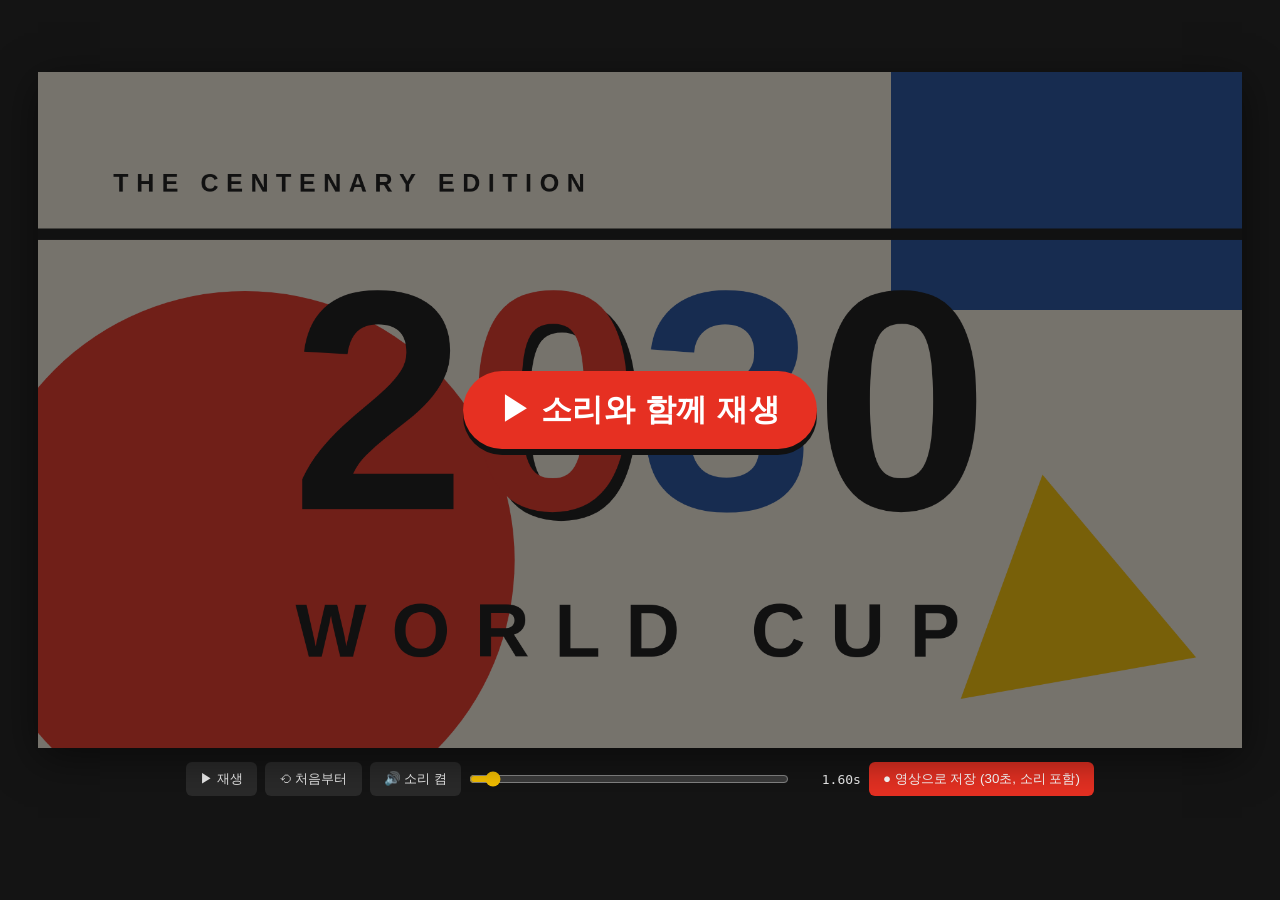
<file: worldcup-motion/worldcup2030_kinetic_16x9.html>
<!DOCTYPE html>
<html lang="ko">
<head>
<meta charset="UTF-8">
<meta name="viewport" content="width=device-width, initial-scale=1">
<title>WORLD CUP 2030 — Kinetic Bauhaus 16:9 (30s)</title>
<style>
  :root { color-scheme: dark; }
  * { box-sizing: border-box; margin: 0; padding: 0; }
  body {
    background: #141414; color: #eee; min-height: 100vh;
    display: flex; flex-direction: column; align-items: center; justify-content: center; gap: 14px;
    font-family: "Segoe UI", "Malgun Gothic", sans-serif; padding: 16px;
  }
  .stage { position: relative; width: min(94vw, calc(80vh * 16 / 9)); aspect-ratio: 16 / 9; }
  canvas { width: 100%; height: 100%; display: block; background: #F2EBDD; box-shadow: 0 10px 40px rgba(0,0,0,.5); }
  #start {
    position: absolute; inset: 0; display: flex; align-items: center; justify-content: center;
    background: rgba(17,17,17,.55); border: 0; cursor: pointer; color: #fff;
    font: 800 clamp(18px, 2.4vw, 34px) "Malgun Gothic", sans-serif; letter-spacing: .02em;
  }
  #start span { background: #E63022; padding: .6em 1.2em; border-radius: 999px; box-shadow: 0 6px 0 #111; }
  .bar { display: flex; gap: 8px; align-items: center; flex-wrap: wrap; justify-content: center; }
  button.c { font: 600 14px inherit; padding: 8px 14px; border: 0; border-radius: 6px; cursor: pointer; background: #2a2a2a; color: #eee; }
  button.c:hover { background: #3a3a3a; }
  button.primary { background: #E63022; color: #fff; }
  button.primary:hover { background: #ff4433; }
  button:disabled { opacity: .5; cursor: default; }
  input[type=range] { width: 320px; accent-color: #F7C100; }
  #time { font: 13px ui-monospace, Consolas, monospace; width: 64px; text-align: right; }
  #status { font-size: 13px; color: #aaa; min-height: 18px; }
</style>
</head>
<body>
<div class="stage">
  <canvas id="c" width="1920" height="1080"></canvas>
  <button id="start"><span>▶ 소리와 함께 재생</span></button>
</div>
<div class="bar">
  <button class="c" id="play">▶ 재생</button>
  <button class="c" id="restart">⟲ 처음부터</button>
  <button class="c" id="mute">🔊 소리 켬</button>
  <input id="scrub" type="range" min="0" max="30" step="0.01" value="0">
  <span id="time">0.00s</span>
  <button class="c primary" id="rec">● 영상으로 저장 (30초, 소리 포함)</button>
</div>
<div id="status"></div>

<script>
// =====================================================================
//  WORLD CUP 2030 · 30s · 1920x1080 · Kinetic typography × Bauhaus
// =====================================================================
const cv = document.getElementById('c');
const ctx = cv.getContext('2d');
const W = 1920, H = 1080, DUR = 30, TAU = Math.PI * 2;

const RED = '#E63022', YELLOW = '#F7C100', BLUE = '#1F4E9E', BLACK = '#111111', CREAM = '#F2EBDD', WHITE = '#FFFFFF';
const FONT = '"Arial Black", "Helvetica Neue", Arial, "Malgun Gothic", sans-serif';
const KFONT = '"Malgun Gothic", "Apple SD Gothic Neo", "Noto Sans KR", sans-serif';

// ---------- math / easing ----------
const clamp = (v, a = 0, b = 1) => Math.max(a, Math.min(b, v));
const prog = (t, a, b) => clamp((t - a) / (b - a));
const lerp = (a, b, p) => a + (b - a) * p;
const outCubic = p => 1 - Math.pow(1 - p, 3);
const inCubic = p => p * p * p;
const inOutCubic = p => p < .5 ? 4 * p * p * p : 1 - Math.pow(-2 * p + 2, 3) / 2;
const outExpo = p => p >= 1 ? 1 : 1 - Math.pow(2, -10 * p);
const outBack = p => { const c1 = 2.2, c3 = c1 + 1; return 1 + c3 * Math.pow(p - 1, 3) + c1 * Math.pow(p - 1, 2); };
const rnd = i => { const x = Math.sin(i * 127.1 + 311.7) * 43758.5453; return x - Math.floor(x); };
const noise = (t, s) => Math.sin(t * 91.7 + s) * 0.6 + Math.sin(t * 53.3 + s * 2.1) * 0.4;
const quad = (a, b, c, t) => (1 - t) * (1 - t) * a + 2 * (1 - t) * t * b + t * t * c;
const cubic = (a, b, c, d, t) => { const u = 1 - t; return u * u * u * a + 3 * u * u * t * b + 3 * u * t * t * c + t * t * t * d; };

// ---------- drawing helpers ----------
function rect(x, y, w, h, c) { ctx.fillStyle = c; ctx.fillRect(x, y, w, h); }
function circle(x, y, r, c) { if (r <= 0) return; ctx.beginPath(); ctx.arc(x, y, r, 0, TAU); ctx.fillStyle = c; ctx.fill(); }
function ring(x, y, r, lw, c) { if (r <= 0) return; ctx.beginPath(); ctx.arc(x, y, r, 0, TAU); ctx.lineWidth = lw; ctx.strokeStyle = c; ctx.stroke(); }
function tri(cx, cy, r, rot, c) {
  if (r <= 0) return; ctx.beginPath();
  for (let i = 0; i < 3; i++) { const a = rot - Math.PI / 2 + i * TAU / 3; ctx[i ? 'lineTo' : 'moveTo'](cx + Math.cos(a) * r, cy + Math.sin(a) * r); }
  ctx.closePath(); ctx.fillStyle = c; ctx.fill();
}
function square(cx, cy, s, rot, c) { if (s <= 0) return; ctx.save(); ctx.translate(cx, cy); ctx.rotate(rot); rect(-s / 2, -s / 2, s, s, c); ctx.restore(); }
function txt(s, x, y, size, color, o = {}) {
  ctx.save(); ctx.translate(x, y); ctx.rotate(o.rot || 0); ctx.scale(o.sx ?? o.s ?? 1, o.sy ?? o.s ?? 1);
  ctx.globalAlpha *= (o.a ?? 1);
  ctx.font = `${o.weight || 900} ${size}px ${o.font || FONT}`;
  ctx.textAlign = o.align || 'center'; ctx.textBaseline = o.base || 'middle';
  ctx.letterSpacing = (o.ls || 0) + 'px';
  if (o.stroke) { ctx.lineWidth = o.lw || 6; ctx.strokeStyle = o.stroke; ctx.lineJoin = 'round'; ctx.strokeText(s, 0, 0); }
  if (o.shadow) { ctx.fillStyle = o.shadow; ctx.fillText(s, o.sd || 16, o.sd || 16); }
  if (color) { ctx.fillStyle = color; ctx.fillText(s, 0, 0); }
  ctx.restore();
}
function letters(str, cx, y, size, color, f, font = FONT) {
  const chars = [...str];
  ctx.letterSpacing = '0px';
  ctx.font = `900 ${size}px ${font}`;
  const ws = chars.map(ch => ctx.measureText(ch).width);
  let x = cx - ws.reduce((a, b) => a + b, 0) / 2;
  chars.forEach((ch, i) => {
    const o = f(i) || {};
    if (o.a !== 0) {
      ctx.save(); ctx.globalAlpha = o.a ?? 1;
      ctx.translate(x + ws[i] / 2 + (o.dx || 0), y + (o.dy || 0)); ctx.rotate(o.r || 0); ctx.scale(o.s ?? 1, o.s ?? 1);
      ctx.font = `900 ${size}px ${font}`; ctx.textAlign = 'center'; ctx.textBaseline = 'middle';
      if (o.shadow) { ctx.fillStyle = o.shadow; ctx.fillText(ch, 14, 14); }
      ctx.fillStyle = o.c || color; ctx.fillText(ch, 0, 0); ctx.restore();
    }
    x += ws[i];
  });
}
function marquee(str, y, size, color, off, font = FONT) {
  ctx.save(); ctx.letterSpacing = '0px';
  ctx.font = `900 ${size}px ${font}`; ctx.textAlign = 'left'; ctx.textBaseline = 'middle'; ctx.fillStyle = color;
  const w = ctx.measureText(str).width;
  let x = ((off % w) + w) % w - w - 400;
  while (x < W + 400) { ctx.fillText(str, x, y); x += w; }
  ctx.restore();
}
function wave(x0, x1, y, amp, lw, c) {
  if (x1 <= x0) return; ctx.beginPath();
  for (let x = x0; x <= x1; x += 6) { const yy = y + Math.sin((x - x0) / 38) * amp; x === x0 ? ctx.moveTo(x, yy) : ctx.lineTo(x, yy); }
  ctx.lineWidth = lw; ctx.lineCap = 'round'; ctx.strokeStyle = c; ctx.stroke();
}
function ball(x, y, r, rot) {
  ctx.save(); ctx.translate(x, y); ctx.rotate(rot);
  const cols = [BLACK, WHITE, RED, WHITE];
  for (let i = 0; i < 4; i++) { ctx.beginPath(); ctx.moveTo(0, 0); ctx.arc(0, 0, r, i * Math.PI / 2, (i + 1) * Math.PI / 2); ctx.closePath(); ctx.fillStyle = cols[i]; ctx.fill(); }
  ring(0, 0, r, r * 0.1, BLACK); ctx.restore();
}
function shake(amp, t, seed = 0) { ctx.translate(noise(t, seed) * amp, noise(t, seed + 7.3) * amp); }
function hitShake(t, hits, amp, decay = 12) {
  let h = -99; for (const x of hits) if (x <= t) h = x;
  shake(amp * Math.exp(-(t - h) * decay), t, 5);
}
function limb(px, py, ang, len, w, c) {
  ctx.save(); ctx.translate(px, py); ctx.rotate(ang); ctx.fillStyle = c;
  ctx.beginPath(); ctx.roundRect(-w / 2, -w / 2, w, len + w, w / 2); ctx.fill(); ctx.restore();
}
// Bauhaus geometric footballer. y = ground line.
function player(x, y, s, o) {
  ctx.save(); ctx.translate(x, y); ctx.scale(s, s); if (o.rot) ctx.rotate(o.rot);
  const sw = Math.sin(o.ph || 0) * 0.75, hipY = -125;
  limb(0, hipY, o.legB ?? sw, 120, 30, BLACK);
  ctx.save(); ctx.translate(0, hipY); ctx.rotate(o.lean ?? 0.12);
  limb(0, -120, o.armB ?? -sw * 0.9, 100, 24, BLACK);
  rect(-44, -148, 88, 152, o.body);
  txt(o.num, 0, -78, 64, o.numC || WHITE);
  circle(0, -192, 36, BLACK);
  limb(0, -120, o.armF ?? sw * 0.9, 100, 24, '#333');
  ctx.restore();
  limb(0, hipY, o.legF ?? -sw, 120, 30, '#333');
  ctx.restore();
}
function goal(x0, y0, w, h, imp) {
  const disp = (px, py) => {
    if (!imp || imp.a <= 0) return [px, py];
    const dx = px - imp.x, dy = py - imp.y, d = Math.hypot(dx, dy) || 1, k = imp.a * Math.exp(-d * d / (2 * 120 * 120));
    return [px + dx / d * k, py + dy / d * k];
  };
  ctx.strokeStyle = BLUE; ctx.lineWidth = 3;
  for (let gx = x0; gx <= x0 + w + 0.1; gx += 32) { ctx.beginPath(); for (let gy = y0; gy <= y0 + h + 0.1; gy += 12) { const [a, b] = disp(gx, gy); gy === y0 ? ctx.moveTo(a, b) : ctx.lineTo(a, b); } ctx.stroke(); }
  for (let gy = y0; gy <= y0 + h + 0.1; gy += 32) { ctx.beginPath(); for (let gx = x0; gx <= x0 + w + 0.1; gx += 12) { const [a, b] = disp(gx, gy); gx === x0 ? ctx.moveTo(a, b) : ctx.lineTo(a, b); } ctx.stroke(); }
  rect(x0 - 14, y0 - 16, w + 28, 18, BLACK); rect(x0 - 14, y0 - 16, 18, h + 16, BLACK); rect(x0 + w - 4, y0 - 16, 18, h + 16, BLACK);
}
function pitch() {
  rect(0, 860, W, 14, BLACK);
  rect(1180, 720, W - 1180, 6, BLACK);
  ctx.beginPath(); ctx.moveTo(1180, 723); ctx.lineTo(940, 866); ctx.lineWidth = 6; ctx.strokeStyle = BLACK; ctx.stroke();
}
function bars(t, a, b, color, n = 8, fromTop = true) {
  for (let i = 0; i < n; i++) {
    const p = outCubic(prog(t, a + i * (b - a) * 0.35 / n, a + (b - a) * 0.65 + i * (b - a) * 0.35 / n));
    if (p > 0) rect(i * W / n, fromTop ? 0 : H * (1 - p), W / n + 1, H * p, color);
  }
}
const CONF = Array.from({ length: 80 }, (_, i) => ({
  a: rnd(i) * TAU, v: 900 + rnd(i + 100) * 1800, s: 26 + rnd(i + 200) * 60,
  type: i % 3, c: [RED, BLUE, BLACK, CREAM, YELLOW][i % 5], spin: (rnd(i + 300) - .5) * 14,
}));
function confetti(cx, cy, t) {
  CONF.forEach(p => {
    const x = cx + Math.cos(p.a) * p.v * t, y = cy + Math.sin(p.a) * p.v * t + 1400 * t * t, r = p.spin * t;
    if (p.type === 0) circle(x, y, p.s / 2, p.c); else if (p.type === 1) square(x, y, p.s, r, p.c); else tri(x, y, p.s * 0.7, r, p.c);
  });
}
function burst(cx, cy, t, cols, n = 22) {
  const rot = t * 0.9, br = 2600 * outExpo(prog(t, 0, 0.35));
  for (let i = 0; i < n; i++) {
    const c = cols[i % cols.length]; if (!c) continue;
    ctx.beginPath(); ctx.moveTo(cx, cy); ctx.arc(cx, cy, br, rot + i * TAU / n, rot + (i + 1) * TAU / n); ctx.closePath();
    ctx.fillStyle = c; ctx.fill();
  }
}
function flash(a) { if (a > 0) { ctx.globalAlpha = clamp(a); rect(0, 0, W, H, WHITE); ctx.globalAlpha = 1; } }
function chip(text, x, y, size, bg, fg, rot, s, font = KFONT) {
  if (s <= 0) return;
  ctx.save(); ctx.translate(x, y); ctx.rotate(rot); ctx.scale(s, s);
  ctx.font = `900 ${size}px ${font}`; ctx.letterSpacing = '0px';
  const w = ctx.measureText(text).width + size * 0.9;
  rect(-w / 2, -size * 0.85, w, size * 1.7, bg);
  txt(text, 0, size * 0.06, size, fg, { font });
  ctx.restore();
}
function score(text, a) {
  if (a <= 0) return;
  ctx.save(); ctx.globalAlpha = a;
  rect(W - 400, 50, 330, 90, BLACK); rect(W - 400, 50, 18, 90, RED);
  txt(text, W - 225, 98, 50, CREAM);
  ctx.restore();
}

// =====================================================================
//  SCENES
// =====================================================================

// 0–3 : 2030 ---------------------------------------------------------
function S1(t) {
  rect(0, 0, W, H, CREAM);
  circle(330, 780, 430 * outBack(prog(t, 0, 0.5)), RED);
  const bw = outExpo(prog(t, 0.1, 0.5));
  rect(W - 560 * bw, 0, 560, 380, BLUE);
  tri(W - 280, H - 220, 220 * outBack(prog(t, 0.25, 0.7)), t * 1.2, YELLOW);
  rect(0, 250, W * outExpo(prog(t, 0.2, 0.6)), 18, BLACK);
  txt('THE CENTENARY EDITION', 120, 180, 40, BLACK, { align: 'left', ls: 12, a: prog(t, 0.3, 0.6) });
  ctx.save();
  hitShake(t, [0.4, 0.6, 0.8, 1.0, 1.3], 16);
  const cols = [BLACK, RED, BLUE, BLACK];
  letters('2030', W / 2, 560, 500, BLACK, i => {
    const st = 0.4 + i * 0.2, p = prog(t, st, st + 0.3);
    if (p <= 0) return { a: 0 };
    const beat = t > 1.3 ? Math.exp(-((t - 1.3) % 0.5) * 10) * 0.04 : 0;
    return { s: lerp(2.2, 1, outBack(p)) + beat, r: (i % 2 ? 1 : -1) * 0.4 * (1 - outCubic(p)), c: cols[i], shadow: i === 1 ? BLACK : null };
  });
  ctx.save(); ctx.beginPath(); ctx.rect(0, 830, W, 140); ctx.clip();
  txt('WORLD CUP', W / 2, 900 + 140 * (1 - outExpo(prog(t, 1.3, 1.7))), 120, BLACK, { ls: 40 });
  ctx.restore();
  ctx.restore();
  txt('KOREA REPUBLIC  ●  대한민국', 120, H - 70, 34, BLACK, { align: 'left', ls: 6, font: FONT, a: prog(t, 1.8, 2.1) });
  const w = outCubic(prog(t, 2.7, 3.0));
  if (w > 0) rect(W * (1 - w), 0, W, H, BLACK);
}

// 3–6 : 1930 → 2030 / 100 YEARS --------------------------------------
const YEARS = [1930, 1934, 1938, 1950, 1954, 1958, 1962, 1966, 1970, 1974, 1978, 1982, 1986, 1990, 1994, 1998, 2002, 2006, 2010, 2014, 2018, 2022, 2026, 2030];
function S2(t) {
  rect(0, 0, W, H, BLACK);
  if (t < 1.5) {
    const yp = inOutCubic(prog(t, 0.1, 1.3)), year = Math.round(lerp(1930, 2030, yp));
    txt('1930 → 2030', W / 2, 130, 44, CREAM, { ls: 16, a: prog(t, 0, 0.3) });
    ctx.save(); shake(4 * (1 - yp) * (yp > 0 ? 1 : 0), t, 2);
    txt(String(year), W / 2, 450, 380, YELLOW, { shadow: RED, sd: 16 });
    ctx.restore();
    const x0 = 160, x1 = 1760, ly = 760;
    rect(x0, ly - 4, (x1 - x0) * outExpo(prog(t, 0, 0.4)), 8, CREAM);
    YEARS.forEach((yy, i) => {
      const x = lerp(x0, x1, (yy - 1930) / 100);
      if (year >= yy) {
        const pop = outBack(clamp((year - yy) / 6));
        const big = yy === 2002 || yy === 2030;
        square(x, ly, (big ? 52 : 34) * pop, Math.PI / 4 * (1 - pop), [RED, YELLOW, BLUE, CREAM][i % 4]);
        if (big) txt(String(yy), x, ly - 70, 40, yy === 2002 ? RED : YELLOW, { s: pop });
      }
    });
    txt('1930', x0, ly + 60, 34, CREAM, { a: prog(t, 0.1, 0.3) });
    txt('2030', x1, ly + 60, 34, CREAM, { a: prog(t, 0.1, 0.3) });
  } else {
    const lb = t - 1.5;
    ctx.save(); hitShake(lb, [0, 0.12, 0.24], 18);
    txt('1930 — 2030', W / 2, 130, 44, YELLOW, { ls: 16 });
    const p1 = outBack(prog(lb, 0, 0.3)), p2 = outBack(prog(lb, 0.12, 0.42)), p3 = outBack(prog(lb, 0.24, 0.54));
    ctx.save(); ctx.translate(560, 680); ctx.scale(1, p1); rect(-60, -440, 120, 440, YELLOW); ctx.restore();
    tri(560, 260, 70 * p1, -Math.PI / 6 - 0.5, YELLOW);
    ctx.save(); ctx.translate(900, 460); ctx.rotate(lb * 1.5);
    ring(0, 0, 175 * p2, 100, RED); rect(-6, -230 * p2, 12, 60 * p2, BLACK); ctx.restore();
    ctx.save(); ctx.translate(1360, 460); ctx.rotate(-lb * 1.5);
    ring(0, 0, 175 * p3, 100, BLUE); rect(-6, -230 * p3, 12, 60 * p3, BLACK); ctx.restore();
    circle(900, 460, 36 * p2, CREAM); circle(1360, 460, 36 * p3, CREAM);
    letters('YEARS OF FIRE', W / 2, 860, 120, CREAM, i => {
      const st = 0.35 + i * 0.04, p = prog(lb, st, st + 0.3);
      if (p <= 0) return { a: 0 };
      return { dy: 120 * (1 - outExpo(p)), c: i >= 9 ? RED : CREAM };
    });
    ctx.restore();
  }
  const ir = inCubic(prog(t, 2.72, 3.0));
  circle(W / 2, H / 2, 2300 * ir, RED);
}

// 6–9 : 대~한민국 짝짝 짝 짝짝 ----------------------------------------
const CLAPS = [1.5, 1.75, 2.0, 2.5, 2.75];
function S3(t) {
  rect(0, 0, W, H, RED);
  ctx.save(); ctx.translate(W / 2, H / 2); ctx.rotate(t * 0.5); ctx.setLineDash([60, 40]); ring(0, 0, 640, 26, BLACK); ctx.restore();
  ctx.setLineDash([]);
  ctx.save(); ctx.translate(W / 2, H / 2); ctx.rotate(-0.25); rect(-1400, 210, 2800, 26, YELLOW); rect(-1400, -330, 2800, 12, BLACK); ctx.restore();
  txt('DAE-HAN-MIN-GUK', W / 2, 110, 40, CREAM, { ls: 18, a: prog(t, 0, 0.3) });
  ctx.save();
  hitShake(t, [0, 0.5, 0.75, 1.0, ...CLAPS], 22);
  const syl = [['대', 0, 360], ['한', 0.5, 900], ['민', 0.75, 1180], ['국', 1.0, 1460]];
  syl.forEach(([s, st, x], i) => {
    const p = outExpo(prog(t, st, st + 0.16));
    if (p <= 0) return;
    const sx = i === 0 ? lerp(1.35, 1, prog(t, 0, 0.5)) : 1;
    txt(s, x, 420, 300, CREAM, { font: KFONT, s: lerp(2, 1, p), sx: lerp(2, 1, p) * sx, shadow: BLACK, sd: 16 });
  });
  wave(560, 560 + 220 * outCubic(prog(t, 0.05, 0.45)), 430, 24, 24, YELLOW);
  if (t > 1.0) txt('!', 1680, 420, 300, YELLOW, { s: outBack(prog(t, 1.0, 1.2)), shadow: BLACK, sd: 16 });
  const cx = [520, 760, 1000, 1300, 1540];
  CLAPS.forEach((ct, i) => {
    const p = outBack(prog(t, ct, ct + 0.15));
    if (p <= 0) return;
    const rp = prog(t, ct, ct + 0.5);
    if (rp < 1) { ctx.globalAlpha = 1 - rp; ring(cx[i], 800, 110 + rp * 260, 14, YELLOW); ctx.globalAlpha = 1; }
    circle(cx[i], 800, 100 * p, i === 2 ? BLACK : YELLOW);
    txt('짝', cx[i], 806, 110, i === 2 ? YELLOW : BLACK, { font: KFONT, s: p, rot: (i % 2 ? .12 : -.12) });
  });
  ctx.restore();
  txt('12TH PLAYER', 80, H - 60, 32, CREAM, { align: 'left', ls: 10 });
  const w = outCubic(prog(t, 2.8, 3.0));
  if (w > 0) rect(W * (1 - w), 0, W, H, YELLOW);
}

// 9–10.2 : SON intro --------------------------------------------------
function S4a(t) {
  rect(0, 0, W, H, YELLOW);
  circle(1700, 160, 300 * outBack(prog(t, 0.05, 0.45)), RED);
  const p = outExpo(prog(t, 0, 0.35));
  txt('7', 430, 560 + (1 - p) * 800, 1000, BLACK, { shadow: RED, sd: 26 });
  rect(820, 540 - 400 * outExpo(prog(t, 0.1, 0.4)), 18, 800 * outExpo(prog(t, 0.1, 0.4)), BLACK);
  txt('SON', lerp(W + 300, 900, outExpo(prog(t, 0.1, 0.45))), 360, 300, BLACK, { align: 'left' });
  txt('HEUNG-MIN', lerp(W + 300, 905, outExpo(prog(t, 0.18, 0.55))), 570, 130, BLACK, { align: 'left' });
  const bw = outExpo(prog(t, 0.3, 0.6));
  rect(905, 680, 520 * bw, 180, RED);
  txt('손흥민', 925, 774, 120, CREAM, { align: 'left', font: KFONT, a: prog(t, 0.4, 0.55) });
  txt('NO.7  ·  CAPTAIN  ·  FORWARD', 905, 940, 36, BLACK, { align: 'left', ls: 8, a: prog(t, 0.5, 0.7) });
  bars(t, 1.0, 1.2, CREAM);
}

// 10.2–12.25 : SON — run, shoot, score ---------------------------------
function S4b(t) {
  rect(0, 0, W, H, CREAM);
  ctx.save();
  const zoom = 1 + t * 0.025; ctx.translate(W / 2, H / 2); ctx.scale(zoom, zoom); ctx.translate(-W / 2, -H / 2);
  if (t > 1.9) shake(30 * Math.exp(-(t - 1.9) * 8), t, 9);
  circle(1600, 300, 210, YELLOW);
  rect(0, 0, 300, 120, RED);
  txt('질주', 1500 - t * 420, 330, 460, null, { font: KFONT, stroke: BLACK, lw: 5 });
  pitch();
  const imp = t > 1.9 ? { x: 1760, y: 505, a: 70 * Math.exp(-(t - 1.9) * 5) } : null;
  goal(1380, 470, 440, 250, imp);
  // keeper
  const dp = outCubic(prog(t, 1.55, 1.95));
  player(1600 + 120 * dp, 720 - 90 * dp, 0.72, { body: BLUE, num: '1', ph: 0.4, rot: 1.15 * dp, armF: -2.6 * dp - 0.3, armB: -2.4 * dp - 0.2, lean: 0 });
  // speed lines
  for (let i = 0; i < 10; i++) {
    const y = 560 + rnd(i) * 300, len = 80 + rnd(i + 20) * 220, sp = 1800 + rnd(i + 9) * 1600;
    const x = W - ((t * sp + rnd(i + 3) * W * 2) % (W + 600));
    if (t < 1.45) rect(x, y, len, 8, i % 3 === 0 ? RED : BLACK);
  }
  // SON
  const run = t < 1.3 ? t : 1.3, sx = lerp(150, 640, run / 1.3);
  let legF = null;
  if (t > 1.15) { const k1 = prog(t, 1.15, 1.3), k2 = prog(t, 1.3, 1.45); legF = k2 > 0 ? lerp(0.9, -1.5, outCubic(k2)) : lerp(-Math.sin(1.15 * 18) * 0.75, 0.9, k1); }
  player(sx, 860, 1, { body: RED, num: '7', ph: Math.min(t, 1.15) * 18, legF, lean: t > 1.3 ? -0.05 : 0.18 });
  // ball
  if (t < 1.4) ball(sx + 80 + Math.sin(t * 18) * 10, 838, 24, t * 12);
  else if (t < 1.9) {
    const p = prog(t, 1.4, 1.9);
    // trail
    ctx.beginPath(); for (let j = 0; j <= 20; j++) { const q = p * j / 20; const x = quad(720, 1180, 1760, q), y = quad(838, 250, 505, q); j ? ctx.lineTo(x, y) : ctx.moveTo(x, y); }
    ctx.lineWidth = 10; ctx.strokeStyle = RED; ctx.setLineDash([22, 16]); ctx.stroke(); ctx.setLineDash([]);
    ball(quad(720, 1180, 1760, p), quad(838, 250, 505, p), lerp(24, 15, p), t * 30);
  } else ball(1768 + Math.sin(t * 40) * 3 * Math.exp(-(t - 1.9) * 5), 510, 15, 0);
  if (t > 1.9) { const rp = prog(t, 1.9, 2.25); ctx.globalAlpha = 1 - rp; ring(1760, 505, 30 + rp * 260, 12, RED); ctx.globalAlpha = 1; }
  // texts
  txt('SON · 7', 60, 60, 40, CREAM, { align: 'left', ls: 6 });
  const sp = outBack(prog(t, 1.4, 1.6));
  if (sp > 0) txt('SHOT!', 880, 560, 210, RED, { s: sp, rot: -0.15, shadow: BLACK, sd: 12 });
  ctx.restore();
  flash(1 - prog(t, 1.92, 2.15) * 1.0 - (t < 1.92 ? 1 : 0));
}

// 12.25–15.3 : SON GOAL + 찰칵 ------------------------------------------
function S4c(t) {
  const cx = W / 2, cy = 500;
  rect(0, 0, W, H, RED);
  burst(cx, cy, t, [YELLOW, null, BLUE, null]);
  confetti(cx, cy, t);
  ctx.save();
  shake(44 * Math.exp(-t * 4.5), t, 11);
  const band = outExpo(prog(t, 0, 0.2));
  ctx.save(); ctx.translate(cx, cy); ctx.rotate(-0.06); rect(-W * 0.6 * band, -190, W * 1.2 * band, 380, BLACK); ctx.restore();
  letters('GOAL', cx, cy + 10, 300, YELLOW, i => {
    const st = i * 0.05, p = outExpo(prog(t, st, st + 0.25));
    if (p <= 0) return { a: 0 };
    return { s: lerp(3.4, 1, p), r: -0.06 + (i % 2 ? 0.05 : -0.05) * Math.sin(t * 20) * Math.exp(-t * 3) };
  });
  txt('!!!', 1640, cy + 10, 260, RED, { s: outBack(prog(t, 0.2, 0.45)), rot: 0.12, shadow: CREAM, sd: 12 });
  chip('손흥민 골!!!', cx, 170, 74, BLUE, CREAM, 0.04, outBack(prog(t, 0.3, 0.55)));
  ctx.restore();
  const mb = outExpo(prog(t, 0.4, 0.7));
  rect(0, 880, W * mb, 120, BLACK);
  if (mb > 0) marquee('SON HEUNG-MIN · 7 · 손흥민 · ', 942, 66, CREAM, -t * 500);
  score('KOR 1 : 0', prog(t, 0.6, 0.8));
  // 찰칵 — camera frame closes in
  const c = outExpo(prog(t, 1.6, 1.9));
  if (c > 0) {
    const L = lerp(0, 330, c), T = lerp(0, 260, c), R = lerp(W, W - 330, c), B = lerp(H, 760, c), k = 130, th = 22;
    ctx.fillStyle = CREAM;
    [[L, T, 1, 1], [R, T, -1, 1], [L, B, 1, -1], [R, B, -1, -1]].forEach(([x, y, sx, sy]) => {
      ctx.fillRect(sx > 0 ? x : x - k, sy > 0 ? y : y - th, k, th);
      ctx.fillRect(sx > 0 ? x : x - th, sy > 0 ? y : y - k, th, k);
    });
  }
  flash(t > 1.95 ? 1 - prog(t, 1.95, 2.2) : 0);
  const cp = outBack(prog(t, 1.97, 2.2));
  chip('찰칵!', 1480, 300, 110, YELLOW, BLACK, 0.12, cp);
  const w = outCubic(prog(t, 2.85, 3.05));
  if (w > 0) rect(-W + W * w, 0, W, H, BLUE);
}

// 15.5–16.6 : LEE intro ----------------------------------------------
function S5a(t) {
  rect(0, 0, W, H, BLUE);
  tri(1700, 180, 240 * outBack(prog(t, 0.05, 0.45)), t, RED);
  const p = outExpo(prog(t, 0, 0.35));
  txt('18', 500, 560 + (1 - p) * 800, 680, YELLOW, { shadow: BLACK, sd: 24 });
  rect(1010, 540 - 400 * outExpo(prog(t, 0.1, 0.4)), 18, 800 * outExpo(prog(t, 0.1, 0.4)), CREAM);
  txt('LEE', lerp(W + 300, 1080, outExpo(prog(t, 0.1, 0.45))), 360, 300, CREAM, { align: 'left' });
  txt('KANG-IN', lerp(W + 300, 1085, outExpo(prog(t, 0.18, 0.55))), 570, 130, CREAM, { align: 'left' });
  const bw = outExpo(prog(t, 0.3, 0.6));
  rect(1085, 680, 520 * bw, 180, YELLOW);
  txt('이강인', 1105, 774, 120, BLACK, { align: 'left', font: KFONT, a: prog(t, 0.4, 0.55) });
  txt('왼발의 마법  ·  LEFT FOOT MAGIC', 1085, 940, 34, CREAM, { align: 'left', ls: 4, font: FONT, a: prog(t, 0.5, 0.7) });
  bars(t, 0.92, 1.1, CREAM);
}

// 16.6–18.65 : LEE — free kick curl ------------------------------------
const P0 = [560, 846], P1 = [880, 180], P2 = [1300, 230], P3 = [1415, 505];
const bz = q => [cubic(P0[0], P1[0], P2[0], P3[0], q), cubic(P0[1], P1[1], P2[1], P3[1], q)];
function S5b(t) {
  rect(0, 0, W, H, CREAM);
  ctx.save();
  const zoom = 1 + t * 0.025; ctx.translate(W / 2, H / 2); ctx.scale(zoom, zoom); ctx.translate(-W / 2, -H / 2);
  if (t > 1.9) shake(30 * Math.exp(-(t - 1.9) * 8), t, 4);
  circle(260, 260, 200, BLUE);
  rect(W - 320, 0, 320, 110, YELLOW);
  txt('왼발', 1250 - t * 380, 330, 460, null, { font: KFONT, stroke: BLACK, lw: 5 });
  pitch();
  const imp = t > 1.9 ? { x: 1415, y: 505, a: 70 * Math.exp(-(t - 1.9) * 5) } : null;
  goal(1380, 470, 440, 250, imp);
  const dp = outCubic(prog(t, 1.6, 1.98));
  player(1600 - 130 * dp, 720 - 90 * dp, 0.72, { body: BLUE, num: '1', ph: 0.4, rot: -1.15 * dp, armF: 2.6 * dp + 0.3, armB: 2.4 * dp + 0.2, lean: 0 });
  // wall
  const jy = -80 * Math.sin(Math.PI * prog(t, 1.05, 1.55));
  [1010, 1075, 1140, 1205].forEach((x, i) => player(x, 800 + jy, 0.82, { body: BLACK, num: String([4, 5, 6, 8][i]), ph: 0, legF: 0.05, legB: -0.05, armF: 0.1, armB: -0.1, lean: 0 }));
  // LEE
  const lx = lerp(250, 470, inOutCubic(prog(t, 0.2, 0.95)));
  let legF = null;
  if (t > 0.8) { const k1 = prog(t, 0.8, 0.92), k2 = prog(t, 0.92, 1.05); legF = k2 > 0 ? lerp(0.9, -1.5, outCubic(k2)) : lerp(0, 0.9, k1); }
  const ph = t < 0.95 ? Math.max(0, t - 0.2) * 16 : 0.95 * 16;
  player(lx, 860, 1, { body: RED, num: '18', ph, legF, lean: t > 1 ? -0.05 : 0.15 });
  // ball + dashed curl
  const bp = prog(t, 1.0, 1.9);
  if (bp > 0) {
    ctx.beginPath(); for (let j = 0; j <= 30; j++) { const [x, y] = bz(bp * j / 30); j ? ctx.lineTo(x, y) : ctx.moveTo(x, y); }
    ctx.lineWidth = 10; ctx.strokeStyle = BLUE; ctx.setLineDash([22, 16]); ctx.stroke(); ctx.setLineDash([]);
  }
  if (t < 1.9) { const [x, y] = bz(bp); ball(x, y, lerp(24, 15, bp), t * 28); }
  else ball(1410 + Math.sin(t * 40) * 3 * Math.exp(-(t - 1.9) * 5), 510, 15, 0);
  if (t > 1.9) { const rp = prog(t, 1.9, 2.25); ctx.globalAlpha = 1 - rp; ring(1415, 505, 30 + rp * 260, 12, BLUE); ctx.globalAlpha = 1; }
  txt('FREE KICK · 18', 60, 60, 40, CREAM, { align: 'left', ls: 6, a: 0 });
  txt('FREE KICK · 18', W - 300, 56, 34, BLACK, { align: 'left', ls: 4 });
  const sp = outBack(prog(t, 1.05, 1.25));
  if (sp > 0) txt('CURL!', 760, 420, 200, RED, { s: sp, rot: -0.12, shadow: BLACK, sd: 12 });
  ctx.restore();
  flash(1 - prog(t, 1.92, 2.15) * 1.0 - (t < 1.92 ? 1 : 0));
}

// 18.65–22 : LEE GOAL — four Bauhaus panels ------------------------------
function S5c(t) {
  const PC = [RED, YELLOW, BLUE, BLACK], LC = [CREAM, BLACK, YELLOW, RED];
  rect(0, 0, W, H, CREAM);
  ctx.save();
  shake(40 * Math.exp(-t * 4.5), t, 13);
  for (let i = 0; i < 4; i++) {
    const p = outExpo(prog(t, i * 0.08, i * 0.08 + 0.3));
    rect(i * W / 4, -H * (1 - p), W / 4 + 1, H, PC[i]);
  }
  ctx.globalAlpha = 0.9; confetti(W / 2, 460, t); ctx.globalAlpha = 1;
  ['G', 'O', 'A', 'L'].forEach((ch, i) => {
    const p = outExpo(prog(t, 0.1 + i * 0.08, 0.38 + i * 0.08));
    if (p <= 0) return;
    const wob = Math.sin(t * 18 + i) * 0.06 * Math.exp(-t * 2.5);
    txt(ch, i * W / 4 + W / 8, 470, 400, LC[i], { s: lerp(2.6, 1, p), rot: wob + (i % 2 ? 0.04 : -0.04) });
  });
  chip('이강인 골!!!', W / 2, 150, 74, CREAM, BLACK, -0.04, outBack(prog(t, 0.45, 0.7)));
  ctx.restore();
  const mb = outExpo(prog(t, 0.5, 0.8));
  ctx.save(); ctx.translate(W / 2, 860); ctx.rotate(-0.05);
  rect(-W * 0.6 * mb, -65, W * 1.2 * mb, 130, BLACK);
  ctx.translate(-W / 2, 0);
  if (mb > 0) marquee('이강인 · LEE KANG-IN · 18 · 왼발의 마법 · ', 4, 66, YELLOW, t * 520);
  ctx.restore();
  score('KOR 2 : 0', prog(t, 0.7, 0.9));
  flash(1 - prog(t, 0, 0.12));
  const w = outCubic(prog(t, 3.1, 3.35));
  if (w > 0) rect(0, -H + H * w, W, H, CREAM);
}

// 22–27 : 오 필승 코리아 ---------------------------------------------
const OH = [['오', 0, 560, 290], ['필', 0.75, 1080, 290], ['승', 1.0, 1360, 290], ['코', 1.5, 700, 570], ['리', 1.75, 980, 570], ['아', 2.0, 1260, 570]];
function S6(t) {
  const c = t < 2.5 ? 0 : 1, lc = t - c * 2.5;
  rect(0, 0, W, H, c ? BLACK : CREAM);
  // red/blue split disc
  const dr = 470 * (c ? 1 : outBack(prog(lc, 0, 0.3)));
  ctx.save(); ctx.translate(W / 2, 430); ctx.rotate(t * 0.6 + (c ? Math.PI : 0));
  if (dr > 0) {
    ctx.beginPath(); ctx.arc(0, 0, dr, Math.PI, TAU); ctx.closePath(); ctx.fillStyle = RED; ctx.fill();
    ctx.beginPath(); ctx.arc(0, 0, dr, 0, Math.PI); ctx.closePath(); ctx.fillStyle = BLUE; ctx.fill();
  }
  ctx.restore();
  txt(c ? 'OH! PILSEUNG KOREA' : '12TH PLAYER', 60, 60, 36, c ? CREAM : BLACK, { align: 'left', ls: 8 });
  txt('WC2030', W - 60, 60, 36, c ? YELLOW : BLACK, { align: 'right', ls: 8 });
  // crowd wave
  const rowsY = [800, 870, 940, 1010], rowC = [RED, BLACK, RED, BLUE];
  rowsY.forEach((ry, r) => {
    for (let x = (r % 2) * 35 - 20; x < W + 40; x += 70) {
      const j = -Math.abs(Math.sin(t * 6 + x * 0.006 - r * 0.6)) * 34;
      const col = c && rowC[r] === BLACK ? '#333' : rowC[r];
      rect(x - 24, ry + 18 + j, 48, 90, col);
      circle(x, ry + j, 26, col);
      if (rnd(x * 3 + r) > 0.82) { const up = Math.abs(Math.sin(t * 6 + x)) * 20; rect(x - 30, ry - 90 + j - up, 60, 44, [YELLOW, CREAM, BLUE][Math.floor(rnd(x + r) * 3)]); }
    }
  });
  rect(0, H - 70, W, 70, YELLOW);
  marquee('OH! PILSEUNG KOREA · 오 필승 코리아 · ', H - 35, 46, BLACK, -t * 400);
  // syllables
  ctx.save();
  hitShake(lc, [0, 0.75, 1.0, 1.5, 1.75, 2.0], 20);
  if (c) ctx.translate(0, 0), ctx.rotate(0);
  OH.forEach(([s, st, x, y], i) => {
    const p = outExpo(prog(lc, st, st + 0.15));
    if (p <= 0) return;
    const sx = i === 0 ? lerp(1.4, 1, prog(lc, 0, 0.6)) : 1;
    const col = c ? (i < 3 ? YELLOW : CREAM) : CREAM;
    txt(s, x, y, 250, col, { font: KFONT, s: lerp(2.1, 1, p), sx: lerp(2.1, 1, p) * sx, shadow: BLACK, sd: 14, rot: c ? -0.05 : 0 });
  });
  wave(700, 700 + 220 * outCubic(prog(lc, 0.05, 0.6)), 300, 22, 22, YELLOW);
  if (lc > 2.0) txt('!', 1470, 570, 250, YELLOW, { s: outBack(prog(lc, 2.0, 2.2)), shadow: BLACK, sd: 14 });
  ctx.restore();
  flash(1 - prog(t, 2.5, 2.6) - (t < 2.5 ? 1 : 0));
  const w = outCubic(prog(t, 4.8, 5.0));
  if (w > 0) rect(0, H * (1 - w), W, H, CREAM);
}

// 27–30 : END CARD ---------------------------------------------------
function S7(t) {
  rect(0, 0, W, H, CREAM);
  const pulse = Math.exp(-(t % 0.5) * 8);
  const q = outBack(prog(t, 0.05, 0.45));
  if (q > 0) { ctx.beginPath(); ctx.moveTo(W, H); ctx.arc(W, H, 560 * q, Math.PI, Math.PI * 1.5); ctx.closePath(); ctx.fillStyle = BLUE; ctx.fill(); }
  const a = outExpo(prog(t, 0, 0.35));
  rect(W - 600, -320 * (1 - a), 600, 320, RED);
  rect(1180, 0, 18, H * outExpo(prog(t, 0.1, 0.45)), BLACK);
  tri(W - 300, 160, 110 * outBack(prog(t, 0.2, 0.5)), Math.PI + t * 0.6, YELLOW);
  const yc = outBack(prog(t, 0.3, 0.6));
  circle(1520, 610, (200 + pulse * 12) * yc, YELLOW);
  if (yc > 0) ball(1520, 610, 100 * yc, t * 3);
  const lines = [['WORLD CUP', 290, 150, BLACK, FONT], ['2030', 520, 330, RED, FONT], ['대한민국', 770, 140, BLUE, KFONT]];
  lines.forEach(([s, y, size, col, font], i) => {
    const p = outExpo(prog(t, 0.12 + i * 0.1, 0.55 + i * 0.1));
    ctx.save(); ctx.beginPath(); ctx.rect(0, y - size * 0.62, 1170, size * 1.24); ctx.clip();
    txt(s, 110, y + size * 1.2 * (1 - p), size, col, { align: 'left', font });
    ctx.restore();
  });
  rect(110, 890, 140 * outExpo(prog(t, 0.5, 0.75)), 14, BLACK);
  txt('100 YEARS  ·  오 필승 코리아  ·  지금, 가장 뜨거운 90분', 110, 960, 40, BLACK, { align: 'left', font: KFONT, weight: 800, a: prog(t, 0.6, 0.9) });
  ctx.globalAlpha = 1;
  const f = prog(t, 2.75, 3.0);
  if (f > 0) { ctx.globalAlpha = f; rect(0, 0, W, H, BLACK); ctx.globalAlpha = 1; }
}

function render(t) {
  ctx.setTransform(1, 0, 0, 1, 0, 0);
  ctx.globalAlpha = 1; ctx.setLineDash([]); ctx.letterSpacing = '0px';
  if (t < 3) S1(t);
  else if (t < 6) S2(t - 3);
  else if (t < 9) S3(t - 6);
  else if (t < 10.2) S4a(t - 9);
  else if (t < 12.25) S4b(t - 10.2);
  else if (t < 15.5) S4c(t - 12.25);
  else if (t < 16.6) S5a(t - 15.5);
  else if (t < 18.65) S5b(t - 16.6);
  else if (t < 22) S5c(t - 18.65);
  else if (t < 27) S6(t - 22);
  else S7(t - 27);
}

// =====================================================================
//  AUDIO — synthesized stadium (Web Audio, no external files)
// =====================================================================
let AC = null, MASTER = null, REC_DEST = null, NOISE = null, SESS = null, muted = false;
function initAudio() {
  if (AC) return;
  AC = new (window.AudioContext || window.webkitAudioContext)();
  const comp = AC.createDynamicsCompressor();
  comp.threshold.value = -16; comp.ratio.value = 5; comp.attack.value = 0.004; comp.release.value = 0.2;
  MASTER = AC.createGain(); MASTER.gain.value = 0.85;
  MASTER.connect(comp); comp.connect(AC.destination);
  REC_DEST = AC.createMediaStreamDestination(); comp.connect(REC_DEST);
  const len = AC.sampleRate * 4;
  NOISE = AC.createBuffer(2, len, AC.sampleRate);
  for (let ch = 0; ch < 2; ch++) { const d = NOISE.getChannelData(ch); for (let i = 0; i < len; i++) d[i] = Math.random() * 2 - 1; }
}
function stopAudio() {
  if (!SESS) return;
  SESS.srcs.forEach(s => { try { s.stop(); } catch (e) {} });
  try { SESS.out.disconnect(); } catch (e) {}
  SESS = null;
}
const FORM = { a: [800, 1250, 2600], ae: [620, 1750, 2500], i: [320, 2250, 3000], u: [360, 820, 2300], o: [480, 860, 2500], eu: [360, 1450, 2500] };
const CROWD = [[0, 0], [1.2, .35], [3, .3], [6, .45], [9, .35], [10.4, .4], [11.6, .7], [12.1, .75], [12.2, 1], [14.5, .75], [15.5, .45], [16.6, .35], [17.6, .55], [18.5, .6], [18.6, 1], [21, .75], [22, .8], [27, .85], [28.6, 1], [29.6, .4], [30, 0]];
const ROAR = [[0, 0], [12.05, 0], [12.2, 1], [14.8, .3], [15.5, 0], [18.5, 0], [18.65, 1], [21.3, .3], [22, .2], [27, .3], [28.6, .7], [30, 0]];
const interp = (k, t) => { for (let i = 1; i < k.length; i++) if (t <= k[i][0]) return lerp(k[i - 1][1], k[i][1], (t - k[i - 1][0]) / (k[i][0] - k[i - 1][0])); return k[k.length - 1][1]; };

// A/OUT/NB let the same score render live (AC) or offline (OfflineAudioContext for export)
function startAudio(from, A = AC, OUT = MASTER, NB = NOISE, live = true) {
  if (live) stopAudio();
  const out = A.createGain(); out.connect(OUT);
  const srcs = [];
  if (live) SESS = { out, srcs };
  const t0 = live ? A.currentTime + 0.06 : 0;
  const at = T => t0 + (T - from);
  const ok = T => T >= from - 0.02;
  const noiseSrc = () => { const s = A.createBufferSource(); s.buffer = NB; s.loop = true; srcs.push(s); return s; };
  const env = (g, w, peak, a, d) => { g.gain.setValueAtTime(0.0001, w); g.gain.linearRampToValueAtTime(peak, w + a); g.gain.exponentialRampToValueAtTime(0.0001, w + a + d); };
  const filt = (type, f, q = 1) => { const b = A.createBiquadFilter(); b.type = type; b.frequency.value = f; b.Q.value = q; return b; };

  // ---- continuous crowd beds ----
  function bed(keys, type, f, q, mul, lfoRate, lfoDepth) {
    const s = noiseSrc(), bf = filt(type, f, q), g = A.createGain(), am = A.createGain();
    s.connect(bf).connect(am).connect(g).connect(out);
    am.gain.value = 1 - lfoDepth;
    if (lfoRate) { const l = A.createOscillator(), lg = A.createGain(); l.frequency.value = lfoRate; lg.gain.value = lfoDepth; l.connect(lg).connect(am.gain); l.start(t0); srcs.push(l); }
    g.gain.setValueAtTime(Math.max(0.0001, interp(keys, from) * mul), t0);
    keys.filter(k => k[0] > from).forEach(k => g.gain.linearRampToValueAtTime(Math.max(0.0001, k[1] * mul), at(k[0])));
    s.start(t0, Math.random() * 3);
  }
  bed(CROWD, 'lowpass', 380, 0.7, 0.55, 0, 0);
  bed(CROWD, 'bandpass', 750, 1.1, 0.9, 0.7, 0.25);
  bed(CROWD, 'bandpass', 1700, 1.4, 0.45, 1.3, 0.3);
  bed(ROAR, 'bandpass', 1200, 0.8, 1.1, 2.2, 0.2);
  bed(ROAR, 'highpass', 3000, 0.7, 0.25, 3.1, 0.3);

  // ---- one-shots ----
  function kick(T, vol = 1, f0 = 140, f1 = 42, d = 0.35) {
    if (!ok(T)) return; const w = at(T);
    const o = A.createOscillator(), g = A.createGain(); o.type = 'sine';
    o.frequency.setValueAtTime(f0, w); o.frequency.exponentialRampToValueAtTime(f1, w + d * 0.6);
    env(g, w, vol, 0.004, d); o.connect(g).connect(out); o.start(w); o.stop(w + d + 0.05); srcs.push(o);
  }
  function hit(T, type, f, q, vol, d, a = 0.003) {
    if (!ok(T)) return; const w = at(T);
    const s = noiseSrc(), b = filt(type, f, q), g = A.createGain();
    env(g, w, vol, a, d); s.connect(b).connect(g).connect(out); s.start(w, Math.random() * 3); s.stop(w + a + d + 0.05);
  }
  const boom = (T, v = 1) => { kick(T, 1.1 * v, 120, 35, 0.6); hit(T, 'lowpass', 220, 0.7, 0.5 * v, 0.5); };
  const snare = T => { hit(T, 'highpass', 1400, 0.7, 0.45, 0.14); kick(T, 0.25, 220, 160, 0.08); };
  const crash = (T, v = 0.35) => hit(T, 'highpass', 4500, 0.5, v, 1.3);
  const tick = T => { if (!ok(T)) return; const w = at(T), o = A.createOscillator(), g = A.createGain(); o.frequency.value = 1900; env(g, w, 0.08, 0.002, 0.04); o.connect(g).connect(out); o.start(w); o.stop(w + 0.08); srcs.push(o); };
  function clap(T, vol = 0.7) { for (let k = 0; k < 7; k++) hit(T + Math.random() * 0.035, 'bandpass', 1000 + Math.random() * 600, 0.9, vol * (0.5 + Math.random() * 0.5), 0.07); hit(T + 0.01, 'bandpass', 1500, 0.6, vol * 0.3, 0.3); }
  const thump = T => { kick(T, 0.9, 180, 70, 0.1); hit(T, 'bandpass', 900, 1, 0.6, 0.05); };
  function swish(T) { if (!ok(T)) return; const w = at(T), s = noiseSrc(), b = filt('bandpass', 4000, 1.5), g = A.createGain(); b.frequency.setValueAtTime(4500, w); b.frequency.exponentialRampToValueAtTime(700, w + 0.35); env(g, w, 0.6, 0.01, 0.35); s.connect(b).connect(g).connect(out); s.start(w); s.stop(w + 0.45); }
  const shutter = T => { hit(T, 'highpass', 2600, 0.8, 0.9, 0.03); hit(T + 0.065, 'highpass', 2000, 0.8, 0.7, 0.04); kick(T + 0.01, 0.2, 600, 300, 0.05); };
  function whistle(T, d) {
    if (!ok(T)) return; const w = at(T);
    const o = A.createOscillator(), l = A.createOscillator(), lg = A.createGain(), g = A.createGain(), b = filt('bandpass', 2900, 3);
    o.frequency.value = 2900; l.frequency.value = 32; lg.gain.value = 140; l.connect(lg).connect(o.frequency);
    g.gain.setValueAtTime(0.0001, w); g.gain.linearRampToValueAtTime(0.32, w + 0.02); g.gain.setValueAtTime(0.32, w + d - 0.04); g.gain.linearRampToValueAtTime(0.0001, w + d);
    o.connect(b).connect(g).connect(out); o.start(w); l.start(w); o.stop(w + d + 0.05); l.stop(w + d + 0.05); srcs.push(o, l);
    hit(T, 'bandpass', 2900, 2, 0.12, d);
  }
  function horn(T, d, base = 233) {
    if (!ok(T)) return; const w = at(T), g = A.createGain(), b = filt('lowpass', 1600, 0.8);
    g.gain.setValueAtTime(0.0001, w); g.gain.linearRampToValueAtTime(0.16, w + 0.05); g.gain.setValueAtTime(0.16, w + d - 0.1); g.gain.linearRampToValueAtTime(0.0001, w + d);
    b.connect(g).connect(out);
    [1, 1.26, 1.5, 1.005].forEach(m => { const o = A.createOscillator(); o.type = 'sawtooth'; o.frequency.value = base * m; o.connect(b); o.start(w); o.stop(w + d + 0.05); srcs.push(o); });
  }
  // crowd shout: many detuned voices through vowel formants
  function shout(T, v, d, pitch = 210, vol = 0.5, n = 12, glide = 0.92) {
    if (!ok(T)) return; const w = at(T);
    const g = A.createGain(), mix = A.createGain();
    g.gain.setValueAtTime(0.0001, w); g.gain.linearRampToValueAtTime(vol, w + 0.045);
    g.gain.setValueAtTime(vol, w + Math.max(0.05, d - 0.06)); g.gain.exponentialRampToValueAtTime(0.0001, w + d + 0.22);
    FORM[v].forEach((f, k) => { const b = filt('bandpass', f, f < 1000 ? 5 : 9), fg = A.createGain(); fg.gain.value = [1.4, 0.8, 0.3][k]; mix.connect(b).connect(fg).connect(g); });
    g.connect(out);
    for (let k = 0; k < n; k++) {
      const o = A.createOscillator(); o.type = 'sawtooth';
      const f = pitch * (Math.random() < 0.3 ? 1.65 : 1) * (0.88 + Math.random() * 0.24);
      const st = w + Math.random() * 0.045;
      o.frequency.setValueAtTime(f, st); o.frequency.linearRampToValueAtTime(f * glide, w + d + 0.2);
      const og = A.createGain(); og.gain.value = 0.12; o.connect(og).connect(mix);
      o.start(st); o.stop(w + d + 0.3); srcs.push(o);
    }
    const s = noiseSrc(), ng = A.createGain(); ng.gain.value = 0.25; s.connect(ng).connect(mix); s.start(w, Math.random() * 3); s.stop(w + d + 0.3);
  }

  // ---- timeline ----
  // 0–3 intro
  [0.4, 0.6, 0.8, 1.0].forEach(T => boom(T, 0.8)); boom(1.3); crash(1.3);
  shout(1.3, 'o', 1.2, 200, 0.25, 14, 0.85);
  // 3–6 centenary
  YEARS.forEach((y, i) => tick(3.1 + inOutCubicInv((y - 1930) / 100) * 1.2));
  [4.5, 4.62, 4.74].forEach(T => boom(T, 0.9)); crash(4.5, 0.25);
  // 6–9 대~한민국 짝짝 짝 짝짝
  shout(6.0, 'ae', 0.45, 250, 0.6, 16, 0.9); kick(6.0);
  shout(6.5, 'a', 0.17, 230, 0.55, 16, 0.95);
  shout(6.75, 'i', 0.17, 230, 0.55, 16, 0.95);
  shout(7.0, 'u', 0.25, 215, 0.6, 16, 0.88); kick(7.0);
  CLAPS.forEach(c => { clap(6 + c, 0.8); kick(6 + c, 0.5); });
  // 9–15.5 SON
  boom(9.0); crash(9.0, 0.2);
  whistle(10.2, 0.35);
  for (let T = 10.5, dt = 0.2; T < 11.55; T += dt, dt = Math.max(0.05, dt * 0.85)) snare(T);
  thump(11.6);
  swish(12.1); boom(12.1, 1.2); crash(12.1, 0.45);
  shout(12.12, 'a', 2.2, 230, 0.55, 20, 0.85);
  [12.25, 12.3, 12.35, 12.4].forEach(T => kick(T, 0.7));
  horn(12.5, 0.6); horn(13.2, 0.5, 247); horn(13.8, 0.9);
  shutter(14.2); boom(14.2, 0.6);
  // 15.5–22 LEE
  boom(15.5); crash(15.5, 0.2);
  whistle(16.4, 0.3);
  thump(17.6);
  shout(17.62, 'o', 0.7, 200, 0.25, 10, 1.1);
  swish(18.5); boom(18.5, 1.2); crash(18.5, 0.45);
  shout(18.52, 'a', 2.3, 235, 0.55, 20, 0.85);
  [18.75, 18.83, 18.91, 18.99].forEach(T => kick(T, 0.8));
  horn(19.0, 0.6, 247); horn(19.7, 0.5); horn(20.3, 1.0, 233);
  // 22–27 오 필승 코리아 (spoken chant rhythm with drums)
  [22, 24.5].forEach(c0 => {
    const S = [['o', 0, 0.55], ['i', 0.75, 0.16], ['eu', 1.0, 0.2], ['o', 1.5, 0.16], ['i', 1.75, 0.16], ['a', 2.0, 0.35]];
    S.forEach(([v, st, d]) => { shout(c0 + st, v, d, 225, 0.6, 16, 0.93); kick(c0 + st, 0.9); });
    [0.5, 1.25, 2.25].forEach(st => snare(c0 + st));
  });
  crash(24.5, 0.3);
  // 27–30 end
  boom(27); crash(27, 0.4);
  whistle(28.0, 0.25); whistle(28.35, 0.25); whistle(28.7, 0.8);
  shout(28.7, 'a', 1.0, 230, 0.4, 18, 0.85);
  return t0;
}
// inverse of the year counter easing (for tick timing)
function inOutCubicInv(y) { let lo = 0, hi = 1; for (let i = 0; i < 24; i++) { const m = (lo + hi) / 2; inOutCubic(m) < y ? lo = m : hi = m; } return lo; }

// =====================================================================
//  PLAYBACK / EXPORT
// =====================================================================
const playBtn = document.getElementById('play'), scrub = document.getElementById('scrub'), timeEl = document.getElementById('time'),
      recBtn = document.getElementById('rec'), status = document.getElementById('status'), startBtn = document.getElementById('start'),
      muteBtn = document.getElementById('mute');
let playing = false, offset = 1.6, t0AC = 0, recording = false;
const curT = () => playing ? offset + Math.max(0, AC.currentTime - t0AC) : offset;

function play(from) {
  initAudio(); AC.resume();
  offset = from; t0AC = startAudio(from); playing = true;
  playBtn.textContent = '⏸ 일시정지'; startBtn.style.display = 'none';
}
function pause() { offset = curT(); stopAudio(); playing = false; playBtn.textContent = '▶ 재생'; }

let exporting = false;
function frame() {
  if (exporting) { requestAnimationFrame(frame); return; }
  let t = curT();
  if (t >= DUR) {
    if (recording) t = DUR - 0.001;
    else { play(0); t = 0; }
  }
  render(t);
  scrub.value = t; timeEl.textContent = t.toFixed(2) + 's';
  requestAnimationFrame(frame);
}
startBtn.onclick = () => play(0);
playBtn.onclick = () => playing ? pause() : play(offset >= DUR ? 0 : offset);
document.getElementById('restart').onclick = () => play(0);
scrub.oninput = () => { if (playing) pause(); offset = +scrub.value; startBtn.style.display = 'none'; };
muteBtn.onclick = () => { initAudio(); muted = !muted; MASTER.gain.value = muted ? 0 : 0.85; muteBtn.textContent = muted ? '🔇 소리 끔' : '🔊 소리 켬'; };

// =====================================================================
//  FRAME-ACCURATE MP4 EXPORT  (WebCodecs + built-in MP4 muxer)
//  Renders every frame at exact timestamps and the audio offline, so the
//  file never stutters or freezes regardless of PC speed or tab focus.
// =====================================================================
const FPS = 60, SR = 48000;
const toU8 = d => d instanceof ArrayBuffer ? new Uint8Array(d.slice(0)) : new Uint8Array(d.buffer.slice(d.byteOffset, d.byteOffset + d.byteLength));

async function renderAudioOffline() {
  const off = new OfflineAudioContext(2, SR * DUR, SR);
  const comp = off.createDynamicsCompressor();
  comp.threshold.value = -16; comp.ratio.value = 5; comp.attack.value = 0.004; comp.release.value = 0.2;
  const m = off.createGain(); m.gain.value = 0.85; m.connect(comp); comp.connect(off.destination);
  const len = SR * 4, nb = off.createBuffer(2, len, SR);
  for (let ch = 0; ch < 2; ch++) { const d = nb.getChannelData(ch); for (let i = 0; i < len; i++) d[i] = Math.random() * 2 - 1; }
  startAudio(0, off, m, nb, false);
  return off.startRendering();
}

async function encodeAudio(buf) {
  const chunks = []; let desc = null, err = null;
  const enc = new AudioEncoder({
    output: (c, meta) => { if (meta?.decoderConfig?.description) desc = toU8(meta.decoderConfig.description); const b = new Uint8Array(c.byteLength); c.copyTo(b); chunks.push(b); },
    error: e => err = e,
  });
  enc.configure({ codec: 'mp4a.40.2', sampleRate: SR, numberOfChannels: 2, bitrate: 192000 });
  const L = buf.getChannelData(0), R = buf.getChannelData(1), step = 4800;
  for (let i = 0; i < buf.length; i += step) {
    const n = Math.min(step, buf.length - i), data = new Float32Array(n * 2);
    data.set(L.subarray(i, i + n), 0); data.set(R.subarray(i, i + n), n);
    const ad = new AudioData({ format: 'f32-planar', sampleRate: SR, numberOfFrames: n, numberOfChannels: 2, timestamp: Math.round(i / SR * 1e6), data });
    enc.encode(ad); ad.close();
  }
  await enc.flush(); enc.close();
  if (err) throw err;
  return { chunks, desc: desc || new Uint8Array([0x11, 0x90]) }; // AAC-LC 48kHz stereo
}

async function encodeVideo(onProgress) {
  const base = { width: W, height: H, bitrate: 20_000_000, framerate: FPS, avc: { format: 'avc' } };
  let cfg = null;
  for (const codec of ['avc1.42002a', 'avc1.4d002a', 'avc1.640032']) {
    const s = await VideoEncoder.isConfigSupported({ ...base, codec });
    if (s.supported) { cfg = { ...base, codec }; break; }
  }
  if (!cfg) throw new Error('H.264 인코더를 사용할 수 없습니다');
  const chunks = []; let desc = null, err = null;
  const enc = new VideoEncoder({
    output: (c, meta) => { if (meta?.decoderConfig?.description) desc = toU8(meta.decoderConfig.description); const b = new Uint8Array(c.byteLength); c.copyTo(b); chunks.push({ data: b, key: c.type === 'key', ts: c.timestamp }); },
    error: e => err = e,
  });
  enc.configure(cfg);
  const total = DUR * FPS;
  for (let i = 0; i < total; i++) {
    if (err) throw err;
    render(i / FPS);
    const fr = new VideoFrame(cv, { timestamp: Math.round(i * 1e6 / FPS), duration: Math.round(1e6 / FPS) });
    enc.encode(fr, { keyFrame: i % FPS === 0 }); fr.close();
    while (enc.encodeQueueSize > 6) await new Promise(r => setTimeout(r, 2));
    if (i % 15 === 0) { onProgress(i / total); await new Promise(r => setTimeout(r, 0)); }
  }
  await enc.flush(); enc.close();
  if (err) throw err;
  return { chunks, desc };
}

function muxMP4(v, a) {
  const te = new TextEncoder();
  const u32 = n => [(n >>> 24) & 255, (n >>> 16) & 255, (n >>> 8) & 255, n & 255];
  const u16 = n => [(n >> 8) & 255, n & 255];
  const cat = parts => {
    const arrs = parts.map(p => p instanceof Uint8Array ? p : new Uint8Array(p));
    const out = new Uint8Array(arrs.reduce((s, x) => s + x.length, 0)); let o = 0;
    for (const x of arrs) { out.set(x, o); o += x.length; } return out;
  };
  const box = (type, ...parts) => { const body = cat(parts), out = new Uint8Array(8 + body.length); out.set(u32(out.length)); out.set(te.encode(type), 4); out.set(body, 8); return out; };
  const full = (type, ver, flags, ...parts) => box(type, [ver, (flags >> 16) & 255, (flags >> 8) & 255, flags & 255], ...parts);
  const MATRIX = [0x00010000, 0, 0, 0, 0x00010000, 0, 0, 0, 0x40000000].flatMap(u32);
  const desc = (tag, bytes) => [tag, 0x80, 0x80, 0x80, bytes.length, ...bytes];

  const vN = v.chunks.length, aN = a.chunks.length;
  const vDurMs = Math.round(vN / FPS * 1000), aDurMs = Math.round(aN * 1024 / SR * 1000);
  // interleave samples by time
  const samples = [];
  v.chunks.forEach((c, i) => samples.push({ tr: 'v', i, t: i / FPS, data: c.data }));
  a.chunks.forEach((d, i) => samples.push({ tr: 'a', i, t: i * 1024 / SR, data: d }));
  samples.sort((x, y) => x.t - y.t || (x.tr === 'v' ? -1 : 1));
  const rel = { v: new Array(vN), a: new Array(aN) }; let pos = 0;
  for (const s of samples) { rel[s.tr][s.i] = pos; pos += s.data.length; }

  // composition offsets (only needed if the encoder emitted B-frames)
  const frameTs = v.chunks.map(c => Math.round(c.ts * FPS / 1e6));
  const cts = frameTs.map((p, i) => p - i), needCtts = cts.some(x => x !== 0);

  const moov = start => {
    const vtrak = box('trak',
      full('tkhd', 0, 3, u32(0), u32(0), u32(1), u32(0), u32(vDurMs), u32(0), u32(0), u16(0), u16(0), u16(0), u16(0), MATRIX, u32(W * 65536), u32(H * 65536)),
      box('mdia',
        full('mdhd', 0, 0, u32(0), u32(0), u32(FPS), u32(vN), u16(0x55c4), u16(0)),
        full('hdlr', 0, 0, u32(0), te.encode('vide'), u32(0), u32(0), u32(0), te.encode('VideoHandler\0')),
        box('minf',
          full('vmhd', 0, 1, u16(0), u16(0), u16(0), u16(0)),
          box('dinf', full('dref', 0, 0, u32(1), full('url ', 0, 1))),
          box('stbl',
            full('stsd', 0, 0, u32(1), box('avc1', [0, 0, 0, 0, 0, 0], u16(1), u16(0), u16(0), u32(0), u32(0), u32(0), u16(W), u16(H),
              u32(0x00480000), u32(0x00480000), u32(0), u16(1), new Uint8Array(32), u16(0x18), u16(0xffff), box('avcC', v.desc))),
            full('stts', 0, 0, u32(1), u32(vN), u32(1)),
            ...(needCtts ? [full('ctts', 1, 0, u32(vN), ...cts.flatMap(o => [...u32(1), ...u32(o >>> 0)]))] : []),
            full('stss', 0, 0, ...(() => { const k = []; v.chunks.forEach((c, i) => c.key && k.push(i + 1)); return [u32(k.length), k.flatMap(u32)]; })()),
            full('stsc', 0, 0, u32(1), u32(1), u32(1), u32(1)),
            full('stsz', 0, 0, u32(0), u32(vN), v.chunks.flatMap(c => u32(c.data.length))),
            full('stco', 0, 0, u32(vN), rel.v.flatMap(o => u32(start + o)))))));
    const asc = [...a.desc];
    const esds = full('esds', 0, 0, desc(3, [...u16(2), 0,
      ...desc(4, [0x40, 0x15, 0, 0, 0, ...u32(192000), ...u32(192000), ...desc(5, asc)]),
      ...desc(6, [2])]));
    const atrak = box('trak',
      full('tkhd', 0, 3, u32(0), u32(0), u32(2), u32(0), u32(aDurMs), u32(0), u32(0), u16(0), u16(1), u16(0x0100), u16(0), MATRIX, u32(0), u32(0)),
      box('mdia',
        full('mdhd', 0, 0, u32(0), u32(0), u32(SR), u32(aN * 1024), u16(0x55c4), u16(0)),
        full('hdlr', 0, 0, u32(0), te.encode('soun'), u32(0), u32(0), u32(0), te.encode('SoundHandler\0')),
        box('minf',
          full('smhd', 0, 0, u16(0), u16(0)),
          box('dinf', full('dref', 0, 0, u32(1), full('url ', 0, 1))),
          box('stbl',
            full('stsd', 0, 0, u32(1), box('mp4a', [0, 0, 0, 0, 0, 0], u16(1), u32(0), u32(0), u16(2), u16(16), u16(0), u16(0), u32(SR * 65536), esds)),
            full('stts', 0, 0, u32(1), u32(aN), u32(1024)),
            full('stsc', 0, 0, u32(1), u32(1), u32(1), u32(1)),
            full('stsz', 0, 0, u32(0), u32(aN), a.chunks.flatMap(d => u32(d.length))),
            full('stco', 0, 0, u32(aN), rel.a.flatMap(o => u32(start + o)))))));
    return box('moov',
      full('mvhd', 0, 0, u32(0), u32(0), u32(1000), u32(Math.max(vDurMs, aDurMs)), u32(0x00010000), u16(0x0100), u16(0), u32(0), u32(0), MATRIX, new Uint8Array(24), u32(3)),
      vtrak, atrak);
  };
  const ftyp = box('ftyp', te.encode('isom'), u32(512), te.encode('isom'), te.encode('iso2'), te.encode('avc1'), te.encode('mp41'));
  const size = moov(0).length;                       // moov size doesn't depend on offsets
  const mv = moov(ftyp.length + size + 8);           // faststart: ftyp, moov, mdat
  const mdatHdr = new Uint8Array([...u32(8 + pos), ...te.encode('mdat')]);
  return new Blob([ftyp, mv, mdatHdr, ...samples.map(s => s.data)], { type: 'video/mp4' });
}

async function exportMP4() {
  if (playing) pause();
  exporting = true; recBtn.disabled = true;
  try {
    status.textContent = '소리 합성 중…';
    const abuf = await renderAudioOffline();
    status.textContent = '소리 인코딩 중…';
    const aud = await encodeAudio(abuf);
    const vid = await encodeVideo(p => status.textContent = `영상 인코딩 중… ${Math.round(p * 100)}%`);
    status.textContent = 'MP4 파일 만드는 중…';
    const blob = muxMP4(vid, aud);
    window.__lastExport = blob;
    const a = document.createElement('a');
    a.href = URL.createObjectURL(blob); a.download = 'worldcup2030_kinetic_1920x1080.mp4'; a.click();
    status.textContent = `저장 완료: worldcup2030_kinetic_1920x1080.mp4 (${(blob.size / 1e6).toFixed(1)}MB, 30초 · 60fps)`;
    return blob;
  } catch (e) {
    console.error(e);
    status.textContent = 'MP4 변환 실패: ' + e.message;
    throw e;
  } finally {
    exporting = false; recBtn.disabled = false; offset = 0; render(0);
  }
}

recBtn.onclick = () => {
  if (recording || exporting) return;
  if (window.VideoEncoder && window.AudioEncoder && window.VideoFrame) { exportMP4().catch(() => {}); return; }
  recordRealtime();
};

// fallback: real-time recording (browsers without WebCodecs)
function recordRealtime() {
  if (recording) return;
  initAudio();
  const types = ['video/mp4;codecs=avc1.640033,mp4a.40.2', 'video/mp4;codecs=avc1,mp4a.40.2', 'video/mp4', 'video/webm;codecs=vp9,opus', 'video/webm;codecs=vp8,opus', 'video/webm'];
  const mime = types.find(m => window.MediaRecorder && MediaRecorder.isTypeSupported(m));
  if (!mime) { status.textContent = '이 브라우저는 영상 녹화를 지원하지 않습니다. Chrome/Edge를 사용하세요.'; return; }
  if (muted) muteBtn.click();
  const stream = new MediaStream([...cv.captureStream(60).getVideoTracks(), ...REC_DEST.stream.getAudioTracks()]);
  const rec = new MediaRecorder(stream, { mimeType: mime, videoBitsPerSecond: 24_000_000, audioBitsPerSecond: 256_000 });
  const chunks = [];
  rec.ondataavailable = e => e.data.size && chunks.push(e.data);
  rec.onstop = () => {
    recording = false; recBtn.disabled = false;
    const ext = mime.startsWith('video/mp4') ? 'mp4' : 'webm';
    const blob = new Blob(chunks, { type: mime.split(';')[0] });
    const a = document.createElement('a');
    a.href = URL.createObjectURL(blob); a.download = `worldcup2030_kinetic_1920x1080.${ext}`; a.click();
    status.textContent = `저장 완료: worldcup2030_kinetic_1920x1080.${ext} (${(blob.size / 1e6).toFixed(1)}MB)`;
    play(0);
  };
  recording = true; recBtn.disabled = true;
  play(0);
  setTimeout(() => rec.start(), 40);
  status.textContent = '녹화 중… (30초) 이 탭을 활성 상태로 유지하세요.';
  setTimeout(() => rec.stop(), DUR * 1000 + 200);
};

render(1.5);
requestAnimationFrame(frame);
</script>
</body>
</html>
</file>
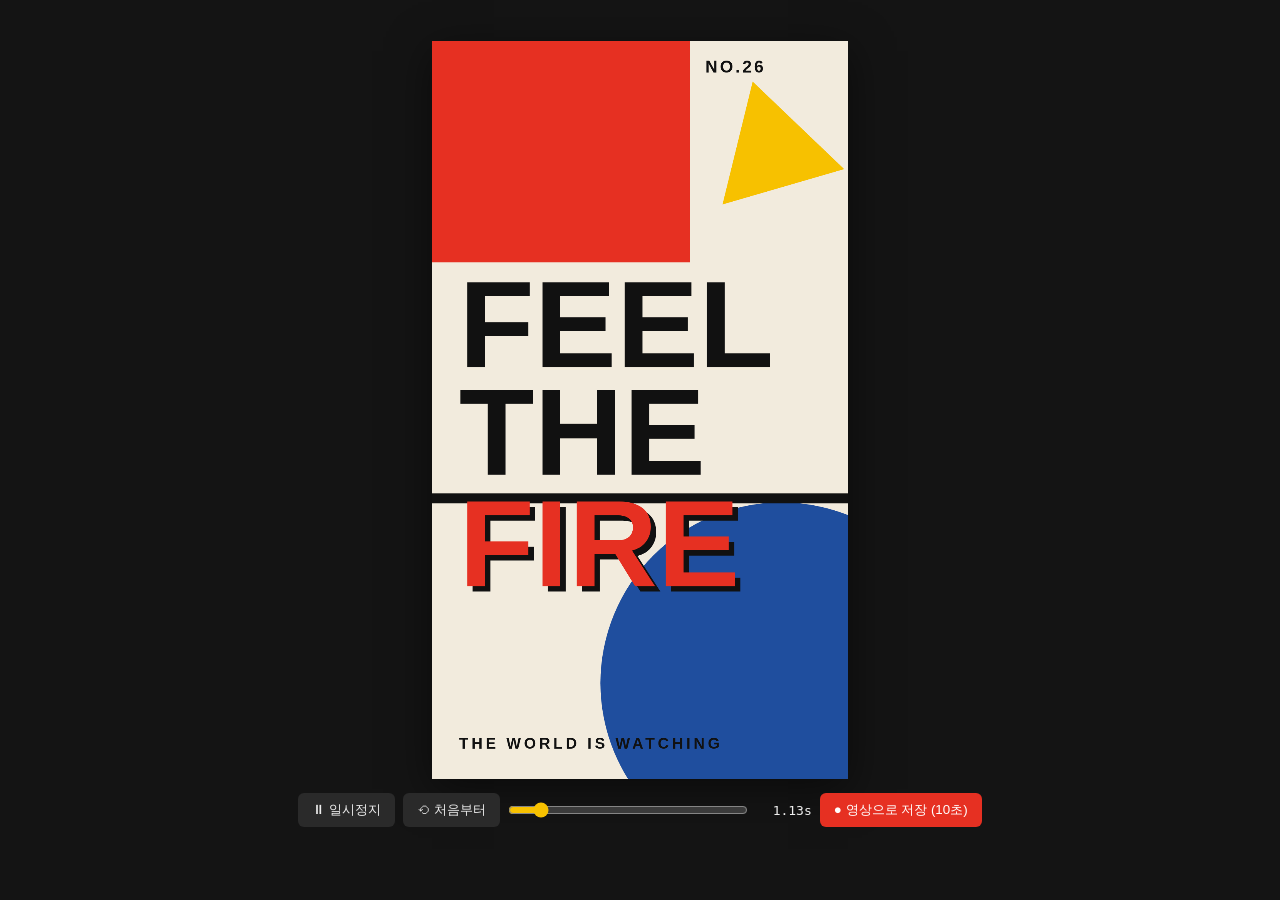
<file: worldcup-motion/worldcup_kinetic.html>
<!DOCTYPE html>
<html lang="ko">
<head>
<meta charset="UTF-8">
<meta name="viewport" content="width=device-width, initial-scale=1">
<title>WORLD CUP — Kinetic Bauhaus 9:16</title>
<style>
  :root { color-scheme: dark; }
  * { box-sizing: border-box; margin: 0; padding: 0; }
  body {
    background: #141414; color: #eee; min-height: 100vh;
    display: flex; flex-direction: column; align-items: center; justify-content: center; gap: 14px;
    font-family: "Segoe UI", "Malgun Gothic", sans-serif; padding: 16px;
  }
  canvas { height: min(82vh, 1920px); aspect-ratio: 9 / 16; background: #F2EBDD; box-shadow: 0 10px 40px rgba(0,0,0,.5); }
  .bar { display: flex; gap: 8px; align-items: center; flex-wrap: wrap; justify-content: center; }
  button {
    font: 600 14px inherit; padding: 8px 14px; border: 0; border-radius: 6px; cursor: pointer;
    background: #2a2a2a; color: #eee;
  }
  button:hover { background: #3a3a3a; }
  button.primary { background: #E63022; color: #fff; }
  button.primary:hover { background: #ff4433; }
  button:disabled { opacity: .5; cursor: default; }
  input[type=range] { width: 240px; accent-color: #F7C100; }
  #time { font: 13px ui-monospace, Consolas, monospace; width: 56px; text-align: right; }
  #status { font-size: 13px; color: #aaa; min-height: 18px; }
</style>
</head>
<body>
<canvas id="c" width="1080" height="1920"></canvas>
<div class="bar">
  <button id="play">⏸ 일시정지</button>
  <button id="restart">⟲ 처음부터</button>
  <input id="scrub" type="range" min="0" max="10" step="0.01" value="0">
  <span id="time">0.00s</span>
  <button id="rec" class="primary">● 영상으로 저장 (10초)</button>
</div>
<div id="status"></div>

<script>
const cv = document.getElementById('c');
const ctx = cv.getContext('2d');
const W = 1080, H = 1920, DUR = 10, TAU = Math.PI * 2;

// Bauhaus palette
const RED = '#E63022', YELLOW = '#F7C100', BLUE = '#1F4E9E', BLACK = '#111111', CREAM = '#F2EBDD', WHITE = '#FFFFFF';
const FONT = '"Arial Black", "Helvetica Neue", Arial, "Malgun Gothic", sans-serif';
const KFONT = '"Malgun Gothic", "Apple SD Gothic Neo", "Noto Sans KR", sans-serif';

// ---------- helpers ----------
const clamp = (v, a = 0, b = 1) => Math.max(a, Math.min(b, v));
const prog = (t, a, b) => clamp((t - a) / (b - a));
const lerp = (a, b, p) => a + (b - a) * p;
const outCubic = p => 1 - Math.pow(1 - p, 3);
const inCubic = p => p * p * p;
const inOutCubic = p => p < .5 ? 4 * p * p * p : 1 - Math.pow(-2 * p + 2, 3) / 2;
const outExpo = p => p >= 1 ? 1 : 1 - Math.pow(2, -10 * p);
const outBack = p => { const c1 = 2.2, c3 = c1 + 1; return 1 + c3 * Math.pow(p - 1, 3) + c1 * Math.pow(p - 1, 2); };
const rnd = i => { const x = Math.sin(i * 127.1 + 311.7) * 43758.5453; return x - Math.floor(x); };
const noise = (t, s) => Math.sin(t * 91.7 + s) * 0.6 + Math.sin(t * 53.3 + s * 2.1) * 0.4;

function rect(x, y, w, h, c) { ctx.fillStyle = c; ctx.fillRect(x, y, w, h); }
function circle(x, y, r, c) { if (r <= 0) return; ctx.beginPath(); ctx.arc(x, y, r, 0, TAU); ctx.fillStyle = c; ctx.fill(); }
function ring(x, y, r, lw, c) { if (r <= 0) return; ctx.beginPath(); ctx.arc(x, y, r, 0, TAU); ctx.lineWidth = lw; ctx.strokeStyle = c; ctx.stroke(); }
function tri(cx, cy, r, rot, c) {
  if (r <= 0) return;
  ctx.beginPath();
  for (let i = 0; i < 3; i++) { const a = rot - Math.PI / 2 + i * TAU / 3; ctx[i ? 'lineTo' : 'moveTo'](cx + Math.cos(a) * r, cy + Math.sin(a) * r); }
  ctx.closePath(); ctx.fillStyle = c; ctx.fill();
}
function square(cx, cy, s, rot, c) {
  if (s <= 0) return;
  ctx.save(); ctx.translate(cx, cy); ctx.rotate(rot); rect(-s / 2, -s / 2, s, s, c); ctx.restore();
}
function txt(s, x, y, size, color, o = {}) {
  ctx.save(); ctx.translate(x, y); ctx.rotate(o.rot || 0); ctx.scale(o.sx ?? o.s ?? 1, o.sy ?? o.s ?? 1);
  ctx.globalAlpha *= (o.a ?? 1);
  ctx.font = `${o.weight || 900} ${size}px ${o.font || FONT}`;
  ctx.textAlign = o.align || 'center'; ctx.textBaseline = o.base || 'middle';
  if (o.ls) ctx.letterSpacing = o.ls + 'px';
  if (o.shadow) { ctx.fillStyle = o.shadow; ctx.fillText(s, o.sd || 16, o.sd || 16); }
  ctx.fillStyle = color; ctx.fillText(s, 0, 0);
  ctx.restore();
}
// per-letter kinetic text
function letters(str, cx, y, size, color, f, font = FONT) {
  const chars = [...str];
  ctx.font = `900 ${size}px ${font}`;
  const ws = chars.map(ch => ctx.measureText(ch).width);
  let x = cx - ws.reduce((a, b) => a + b, 0) / 2;
  chars.forEach((ch, i) => {
    const o = f(i) || {};
    if (o.a !== 0) {
      ctx.save();
      ctx.globalAlpha = o.a ?? 1;
      ctx.translate(x + ws[i] / 2 + (o.dx || 0), y + (o.dy || 0));
      ctx.rotate(o.r || 0); ctx.scale(o.s ?? 1, o.s ?? 1);
      ctx.font = `900 ${size}px ${font}`; ctx.textAlign = 'center'; ctx.textBaseline = 'middle';
      if (o.shadow) { ctx.fillStyle = o.shadow; ctx.fillText(ch, 14, 14); }
      ctx.fillStyle = o.c || color; ctx.fillText(ch, 0, 0);
      ctx.restore();
    }
    x += ws[i];
  });
}
// Bauhaus quartered ball
function ball(x, y, r, rot) {
  ctx.save(); ctx.translate(x, y); ctx.rotate(rot);
  const cols = [BLACK, WHITE, RED, WHITE];
  for (let i = 0; i < 4; i++) {
    ctx.beginPath(); ctx.moveTo(0, 0); ctx.arc(0, 0, r, i * Math.PI / 2, (i + 1) * Math.PI / 2); ctx.closePath();
    ctx.fillStyle = cols[i]; ctx.fill();
  }
  ring(0, 0, r, r * 0.09, BLACK);
  ctx.restore();
}
function shake(amp, t, seed = 0) { ctx.translate(noise(t, seed) * amp, noise(t, seed + 7.3) * amp); }

// ---------- SCENE 1 : FEEL THE FIRE (0.0 – 1.6) ----------
function S1(t) {
  rect(0, 0, W, H, CREAM);
  const a = outExpo(prog(t, 0, 0.45));
  rect(-W * 0.62 * (1 - a), 0, W * 0.62, H * 0.30, RED);
  circle(W * 0.84, H * 0.87, 470 * outBack(prog(t, 0.1, 0.6)), BLUE);
  tri(W * 0.82, H * 0.15, 190 * outBack(prog(t, 0.2, 0.65)), t * 1.6, YELLOW);
  const d = outExpo(prog(t, 0.25, 0.6));
  rect(0, H * 0.613, W * d, 26, BLACK);
  // tiny labels
  txt('NO.26', W * 0.62 + 40 - W * 0.62 * (1 - a), 70, 44, BLACK, { align: 'left', ls: 6 });
  txt('THE WORLD IS WATCHING', 70, H - 90, 40, BLACK, { align: 'left', ls: 8, a: prog(t, 0.6, 0.9) });

  const lines = [['FEEL', 760, BLACK], ['THE', 1040, BLACK], ['FIRE', 1330, RED]];
  lines.forEach(([s, y, c], i) => {
    const st = 0.28 + i * 0.17, p = prog(t, st, st + 0.38);
    if (p <= 0) return;
    const sc = lerp(2.6, 1, outBack(p));
    txt(s, 70, y, 320, c, { align: 'left', s: sc, rot: (1 - outCubic(p)) * -0.25, shadow: i === 2 ? BLACK : null, sd: 14 });
  });
  // transition: yellow panel up
  const w = outCubic(prog(t, 1.35, 1.6));
  if (w > 0) rect(0, H * (1 - w), W, H, YELLOW);
}

// ---------- SCENE 2 : WORLD / CUP / 2026 (1.6 – 3.0) ----------
function S2(t) {
  rect(0, 0, W, H, YELLOW);
  circle(W / 2, 0, 430 * outBack(prog(t, 0, 0.4)), BLACK);
  txt('WELCOME TO THE', W / 2, 250, 52, YELLOW, { ls: 10, a: prog(t, 0.15, 0.35) });

  letters('WORLD', W / 2, 760, 236, BLACK, i => {
    const st = 0.05 + i * 0.06, p = prog(t, st, st + 0.35);
    if (p <= 0) return { a: 0 };
    return { dy: -560 * (1 - outBack(p)), r: (i % 2 ? 1 : -1) * 0.6 * (1 - outCubic(p)) };
  });
  const lw = outExpo(prog(t, 0.3, 0.6));
  rect(W / 2 - 470 * lw, 905, 940 * lw, 14, BLACK);

  // dashed rotating ring
  ctx.save(); ctx.translate(W / 2, 1180); ctx.rotate(t * 2.2);
  ctx.setLineDash([40, 28]); ring(0, 0, 400 * outBack(prog(t, 0.3, 0.7)), 14, BLACK); ctx.restore();

  const sq = outBack(prog(t, 0.35, 0.7)), rot = (1 - outCubic(prog(t, 0.35, 0.85))) * Math.PI * 0.75;
  square(W / 2, 1180, 540 * sq, rot, RED);
  if (sq > 0) txt('CUP', W / 2, 1195, 220, WHITE, { rot, s: sq });

  const p2 = outExpo(prog(t, 0.6, 0.95));
  if (p2 > 0) letters('2026', W / 2 + (1 - p2) * 1200, 1650, 270, BLUE, i => {
    const b = prog(t, 0.85 + i * 0.05, 1.05 + i * 0.05);
    return { dy: -Math.sin(b * Math.PI) * 70 };
  });
  // iris to blue
  const ir = inCubic(prog(t, 1.18, 1.4));
  circle(W / 2, 1180, 2300 * ir, BLUE);
}

// ---------- SCENE 3 : 3 · 2 · 1 (3.0 – 4.4) ----------
const COUNT = [
  { bg: BLUE, shape: 'tri', sc: YELLOW, num: '3', nc: CREAM, lc: CREAM },
  { bg: RED, shape: 'circ', sc: BLUE, num: '2', nc: YELLOW, lc: CREAM },
  { bg: YELLOW, shape: 'sq', sc: RED, num: '1', nc: BLACK, lc: BLACK },
];
function S3(t) {
  const beat = 1.4 / 3, k = Math.min(2, Math.floor(t / beat)), lp = t - k * beat, c = COUNT[k];
  rect(0, 0, W, H, c.bg);
  ctx.save();
  shake(14 * Math.exp(-lp * 10), t, k);
  const sp = outBack(prog(lp, 0, 0.22));
  if (c.shape === 'tri') tri(W / 2, H / 2 + 40, 640 * sp, lp * 1.8, c.sc);
  if (c.shape === 'circ') circle(W / 2, H / 2, 520 * sp, c.sc);
  if (c.shape === 'sq') square(W / 2, H / 2, 860 * sp, -lp * 1.2 + (1 - sp) * 0.8, c.sc);
  // shockwave rings
  for (let j = 0; j < 2; j++) {
    const rp = prog(lp, j * 0.08, 0.42 + j * 0.08);
    if (rp > 0 && rp < 1) { ctx.globalAlpha = 1 - rp; ring(W / 2, H / 2, 300 + rp * 1100, 30 * (1 - rp) + 4, BLACK); ctx.globalAlpha = 1; }
  }
  const np = outExpo(prog(lp, 0, 0.2));
  txt(c.num, W / 2, H / 2 + 60, 1050, c.nc, { s: lerp(1.9, 1, np), rot: (1 - np) * (k % 2 ? 0.3 : -0.3), shadow: BLACK, sd: 22 });
  ctx.restore();
  txt('KICK-OFF IN', W / 2, 200, 64, c.lc, { ls: 14 });
  txt(`0${c.num}`, 70, H - 120, 90, c.lc, { align: 'left' });
  rect(W - 70 - 300, H - 130, 300 * (1 - lp / beat), 18, c.lc);
  // transition: cream bars drop
  for (let i = 0; i < 6; i++) {
    const p = outCubic(prog(t, 1.2 + i * 0.015, 1.32 + i * 0.015));
    if (p > 0) rect(i * W / 6, 0, W / 6 + 1, H * p, CREAM);
  }
}

// ---------- SCENE 4 : KICK OFF (4.4 – 5.75) ----------
function S4(t) {
  rect(0, 0, W, H, CREAM);
  // speed dashes
  for (let i = 0; i < 18; i++) {
    const y = rnd(i) * H, len = 80 + rnd(i + 50) * 260, sp = 2200 + rnd(i + 9) * 2600;
    const x = W + 300 - ((t * sp + rnd(i + 3) * W * 2) % (W + 700));
    rect(x, y, len, 10, i % 4 === 0 ? RED : BLACK);
  }
  const bp = inOutCubic(prog(t, 0.1, 0.8));
  const sx = -220, sy = H * 0.88, ex = W + 260, ey = H * 0.12;
  const bx = lerp(sx, ex, bp), by = lerp(sy, ey, bp) - Math.sin(bp * Math.PI) * 220;
  // trail stripes
  const dx = ex - sx, dy = ey - sy, L = Math.hypot(dx, dy), nx = -dy / L, ny = dx / L;
  if (bp > 0) {
    const tail = clamp(bp - 0.4, 0, 1);
    [[RED, -70], [YELLOW, 0], [BLUE, 70]].forEach(([c, off]) => {
      ctx.beginPath(); ctx.lineCap = 'butt'; ctx.lineWidth = 56; ctx.strokeStyle = c;
      const n = 30; let started = false;
      for (let j = 0; j <= n; j++) {
        const q = lerp(tail, bp, j / n);
        const px = lerp(sx, ex, q) + nx * off, py = lerp(sy, ey, q) - Math.sin(q * Math.PI) * 220 + ny * off;
        if (!started) { ctx.moveTo(px, py); started = true; } else ctx.lineTo(px, py);
      }
      ctx.stroke();
    });
  }
  const p1 = outExpo(prog(t, 0, 0.35)), p2 = outExpo(prog(t, 0.1, 0.45));
  txt('KICK', lerp(-900, W / 2, p1), 780, 340, BLACK, { rot: -0.18, shadow: YELLOW, sd: 16 });
  txt('OFF', lerp(W + 900, W / 2 + 40, p2), 1140, 360, RED, { rot: -0.18, shadow: BLACK, sd: 16 });
  if (bp > 0 && bp < 1) ball(bx, by, 125, t * 18);
  txt('▶ 00:00', 70, 140, 56, BLACK, { align: 'left', a: prog(t, 0.2, 0.4) });
  // transition: red slab
  const s = inOutCubic(prog(t, 1.12, 1.35));
  if (s > 0) {
    ctx.save(); ctx.translate(W / 2, H / 2); ctx.rotate(-0.21);
    rect(-2200 + 2200 * s * 1.0 - 400, -1600, 2600, 3200, RED);
    ctx.restore();
  }
}

// ---------- SCENE 5 : GO GO GO / 열광 (5.75 – 7.4) ----------
function S5(t) {
  rect(0, 0, W, H, RED);
  const D = 1.65, beatT = t % 0.25, pulse = Math.exp(-beatT * 14);
  ctx.save();
  const zoom = 1 + inCubic(prog(t, 1.3, D)) * 0.9;
  ctx.translate(W / 2, H / 2); ctx.scale(zoom, zoom);
  shake(lerp(2, 26, t / D), t, 3);
  ctx.rotate(-0.21);
  const rowH = 230, rows = 13;
  for (let i = 0; i < rows; i++) {
    const y = (i - rows / 2) * rowH + rowH / 2;
    const odd = i % 2 === 1;
    const word = odd ? 'VAMOS · ALLEZ · 가자 · ' : 'GO! GO! GO! ';
    const size = odd ? 130 : 190;
    if (odd) rect(-1400, y - rowH / 2 + 18, 2800, rowH - 36, BLACK);
    ctx.font = `900 ${size}px ${FONT}`;
    const w = ctx.measureText(word).width;
    const dir = odd ? 1 : -1, off = dir * (t * 1100 + t * t * 900) + i * 137;
    let x = ((off % w) + w) % w - w - 1400;
    ctx.textAlign = 'left'; ctx.textBaseline = 'middle';
    ctx.fillStyle = odd ? YELLOW : (i % 4 === 0 ? CREAM : BLACK);
    while (x < 1400) { ctx.fillText(word, x, y + 8); x += w; }
  }
  ctx.rotate(0.21);
  const cp = outBack(prog(t, 0, 0.3));
  ring(0, 0, (380 + pulse * 30) * cp, 26, YELLOW);
  circle(0, 0, (340 + pulse * 30) * cp, BLUE);
  if (cp > 0) {
    txt('열광', 0, 10, 220, WHITE, { font: KFONT, weight: 900, s: cp * (1 + pulse * 0.08) });
    txt('HEAT', 0, 175, 52, YELLOW, { ls: 16, a: cp });
  }
  ctx.restore();
  // corner tag
  txt('90+', W - 70, 130, 110, YELLOW, { align: 'right', shadow: BLACK, sd: 10 });
  // white flash at end
  const f = prog(t, D - 0.06, D);
  if (f > 0) { ctx.globalAlpha = f; rect(0, 0, W, H, WHITE); ctx.globalAlpha = 1; }
}

// ---------- SCENE 6 : GOAL!!! (7.4 – 8.7) ----------
const CONF = Array.from({ length: 70 }, (_, i) => ({
  a: rnd(i) * TAU, v: 900 + rnd(i + 100) * 1700, s: 26 + rnd(i + 200) * 60,
  type: i % 3, c: [RED, BLUE, BLACK, CREAM, YELLOW][i % 5], spin: (rnd(i + 300) - .5) * 14,
}));
function S6(t) {
  const cx = W / 2, cy = H * 0.46;
  rect(0, 0, W, H, YELLOW);
  // radial burst
  const n = 20, rot = t * 1.4, br = 2600 * outExpo(prog(t, 0, 0.35));
  const cols = [RED, YELLOW, BLUE, YELLOW];
  for (let i = 0; i < n; i++) {
    const c = cols[i % 4]; if (c === YELLOW) continue;
    ctx.beginPath(); ctx.moveTo(cx, cy);
    ctx.arc(cx, cy, br, rot + i * TAU / n, rot + (i + 1) * TAU / n); ctx.closePath();
    ctx.fillStyle = c; ctx.fill();
  }
  circle(cx, cy, 260 + 40 * Math.exp(-(t % 0.25) * 12), CREAM);
  // confetti
  CONF.forEach(p => {
    const x = cx + Math.cos(p.a) * p.v * t, y = cy + Math.sin(p.a) * p.v * t + 1500 * t * t;
    const r = p.spin * t;
    if (p.type === 0) circle(x, y, p.s / 2, p.c);
    else if (p.type === 1) square(x, y, p.s, r, p.c);
    else tri(x, y, p.s * 0.7, r, p.c);
  });
  ctx.save();
  shake(46 * Math.exp(-t * 4.5), t, 11);
  const band = outExpo(prog(t, 0, 0.2));
  ctx.save(); ctx.translate(cx, cy); ctx.rotate(-0.08);
  rect(-W * 0.6 * band, -200, W * 1.2 * band, 400, BLACK);
  ctx.restore();
  letters('GOAL', cx, cy + 20, 300, YELLOW, i => {
    const st = i * 0.04, p = outExpo(prog(t, st, st + 0.25));
    if (p <= 0) return { a: 0 };
    return { s: lerp(3.4, 1, p), r: -0.08 + (i % 2 ? 0.06 : -0.06) * Math.sin(t * 20) * Math.exp(-t * 3), dy: (i % 2 ? -8 : 8) };
  });
  const ex = outBack(prog(t, 0.2, 0.45));
  txt('!!!', cx + 20, cy + 400, 300, RED, { s: ex, rot: 0.12, shadow: BLACK, sd: 14 });
  const kp = outBack(prog(t, 0.35, 0.6));
  if (kp > 0) {
    ctx.save(); ctx.translate(cx, cy - 360); ctx.rotate(0.06); ctx.scale(kp, kp);
    rect(-230, -70, 460, 140, BLUE);
    txt('골! 골! 골!', 0, 4, 76, WHITE, { font: KFONT });
    ctx.restore();
  }
  ctx.restore();
  // flash in
  if (t < 0.1) { ctx.globalAlpha = 1 - t / 0.1; rect(0, 0, W, H, WHITE); ctx.globalAlpha = 1; }
  // transition: cream panel down
  const w = outCubic(prog(t, 1.08, 1.3));
  if (w > 0) rect(0, -H + H * w, W, H, CREAM);
}

// ---------- SCENE 7 : END CARD (8.7 – 10.0) ----------
function S7(t) {
  rect(0, 0, W, H, CREAM);
  const pulse = Math.exp(-(t % 0.5) * 8);
  const a = outExpo(prog(t, 0, 0.35));
  rect(0, -H * 0.28 * (1 - a), W * 0.5, H * 0.28, RED);
  const q = outBack(prog(t, 0.05, 0.4));
  if (q > 0) { ctx.beginPath(); ctx.moveTo(W, 0); ctx.arc(W, 0, W * 0.5 * q, Math.PI / 2, Math.PI); ctx.closePath(); ctx.fillStyle = BLUE; ctx.fill(); }
  tri(W * 0.25, H * 0.14, 150 * outBack(prog(t, 0.15, 0.45)), Math.PI + t * 0.6, YELLOW);
  rect(0, H * 0.28, W * outExpo(prog(t, 0.1, 0.4)), 22, BLACK);

  const lines = [['WORLD', 790, BLACK], ['CUP', 1040, RED], ['2026', 1290, BLUE]];
  lines.forEach(([s, y, c], i) => {
    const p = outExpo(prog(t, 0.12 + i * 0.09, 0.5 + i * 0.09));
    ctx.save();
    ctx.beginPath(); ctx.rect(0, y - 125, W, 250); ctx.clip();
    txt(s, 66, y + 260 * (1 - p), 230, c, { align: 'left' });
    ctx.restore();
  });
  const yc = outBack(prog(t, 0.3, 0.6));
  circle(W * 0.76, H * 0.82, (230 + pulse * 14) * yc, YELLOW);
  if (yc > 0) ball(W * 0.76, H * 0.82, 115 * yc, t * 3);
  rect(66, 1460, 120 * outExpo(prog(t, 0.45, 0.7)), 16, BLACK);
  txt('지금, 가장 뜨거운 90분', 66, 1545, 58, BLACK, { align: 'left', font: KFONT, weight: 800, a: prog(t, 0.5, 0.75) });
  txt('FEEL THE FIRE', 66, 1625, 40, BLACK, { align: 'left', ls: 10, a: prog(t, 0.6, 0.85) });
  txt('NO.26', W - 66, H - 90, 40, BLACK, { align: 'right', ls: 6, a: prog(t, 0.6, 0.85) });
}

function render(t) {
  ctx.setTransform(1, 0, 0, 1, 0, 0);
  ctx.globalAlpha = 1; ctx.setLineDash([]); ctx.letterSpacing = '0px';
  if (t < 1.6) S1(t);
  else if (t < 3.0) S2(t - 1.6);
  else if (t < 4.4) S3(t - 3.0);
  else if (t < 5.75) S4(t - 4.4);
  else if (t < 7.4) S5(t - 5.75);
  else if (t < 8.7) S6(t - 7.4);
  else S7(t - 8.7);
}

// ---------- playback / export ----------
const playBtn = document.getElementById('play'), scrub = document.getElementById('scrub'),
      timeEl = document.getElementById('time'), recBtn = document.getElementById('rec'), status = document.getElementById('status');
let playing = true, offset = 0, startAt = performance.now(), recording = false;
const now = () => playing ? (offset + (performance.now() - startAt) / 1000) : offset;

function frame() {
  let t = now();
  if (recording && t >= DUR) t = DUR - 0.001;
  else t = t % DUR;
  render(t);
  scrub.value = t; timeEl.textContent = t.toFixed(2) + 's';
  requestAnimationFrame(frame);
}
playBtn.onclick = () => {
  if (playing) { offset = now() % DUR; playing = false; playBtn.textContent = '▶ 재생'; }
  else { startAt = performance.now(); playing = true; playBtn.textContent = '⏸ 일시정지'; }
};
document.getElementById('restart').onclick = () => { offset = 0; startAt = performance.now(); };
scrub.oninput = () => { offset = +scrub.value; startAt = performance.now(); if (playing) playBtn.click(); };

recBtn.onclick = async () => {
  if (recording) return;
  const types = ['video/mp4;codecs=avc1.640033', 'video/mp4;codecs=avc1', 'video/mp4', 'video/webm;codecs=vp9', 'video/webm'];
  const mime = types.find(m => window.MediaRecorder && MediaRecorder.isTypeSupported(m));
  if (!mime) { status.textContent = '이 브라우저는 영상 녹화를 지원하지 않습니다. Chrome/Edge를 사용하세요.'; return; }
  const stream = cv.captureStream(60);
  const rec = new MediaRecorder(stream, { mimeType: mime, videoBitsPerSecond: 20_000_000 });
  const chunks = [];
  rec.ondataavailable = e => e.data.size && chunks.push(e.data);
  rec.onstop = () => {
    recording = false; recBtn.disabled = false;
    const ext = mime.startsWith('video/mp4') ? 'mp4' : 'webm';
    const blob = new Blob(chunks, { type: mime.split(';')[0] });
    const a = document.createElement('a');
    a.href = URL.createObjectURL(blob); a.download = `worldcup_kinetic_1080x1920.${ext}`; a.click();
    status.textContent = `저장 완료: worldcup_kinetic_1080x1920.${ext} (${(blob.size / 1e6).toFixed(1)}MB)`;
    offset = 0; startAt = performance.now();
  };
  recording = true; recBtn.disabled = true;
  playing = true; playBtn.textContent = '⏸ 일시정지';
  offset = 0; startAt = performance.now();
  rec.start();
  status.textContent = '녹화 중… (10초) 이 탭을 활성 상태로 유지하세요.';
  setTimeout(() => rec.stop(), DUR * 1000 + 120);
};

requestAnimationFrame(frame);
</script>
</body>
</html>
</file>
